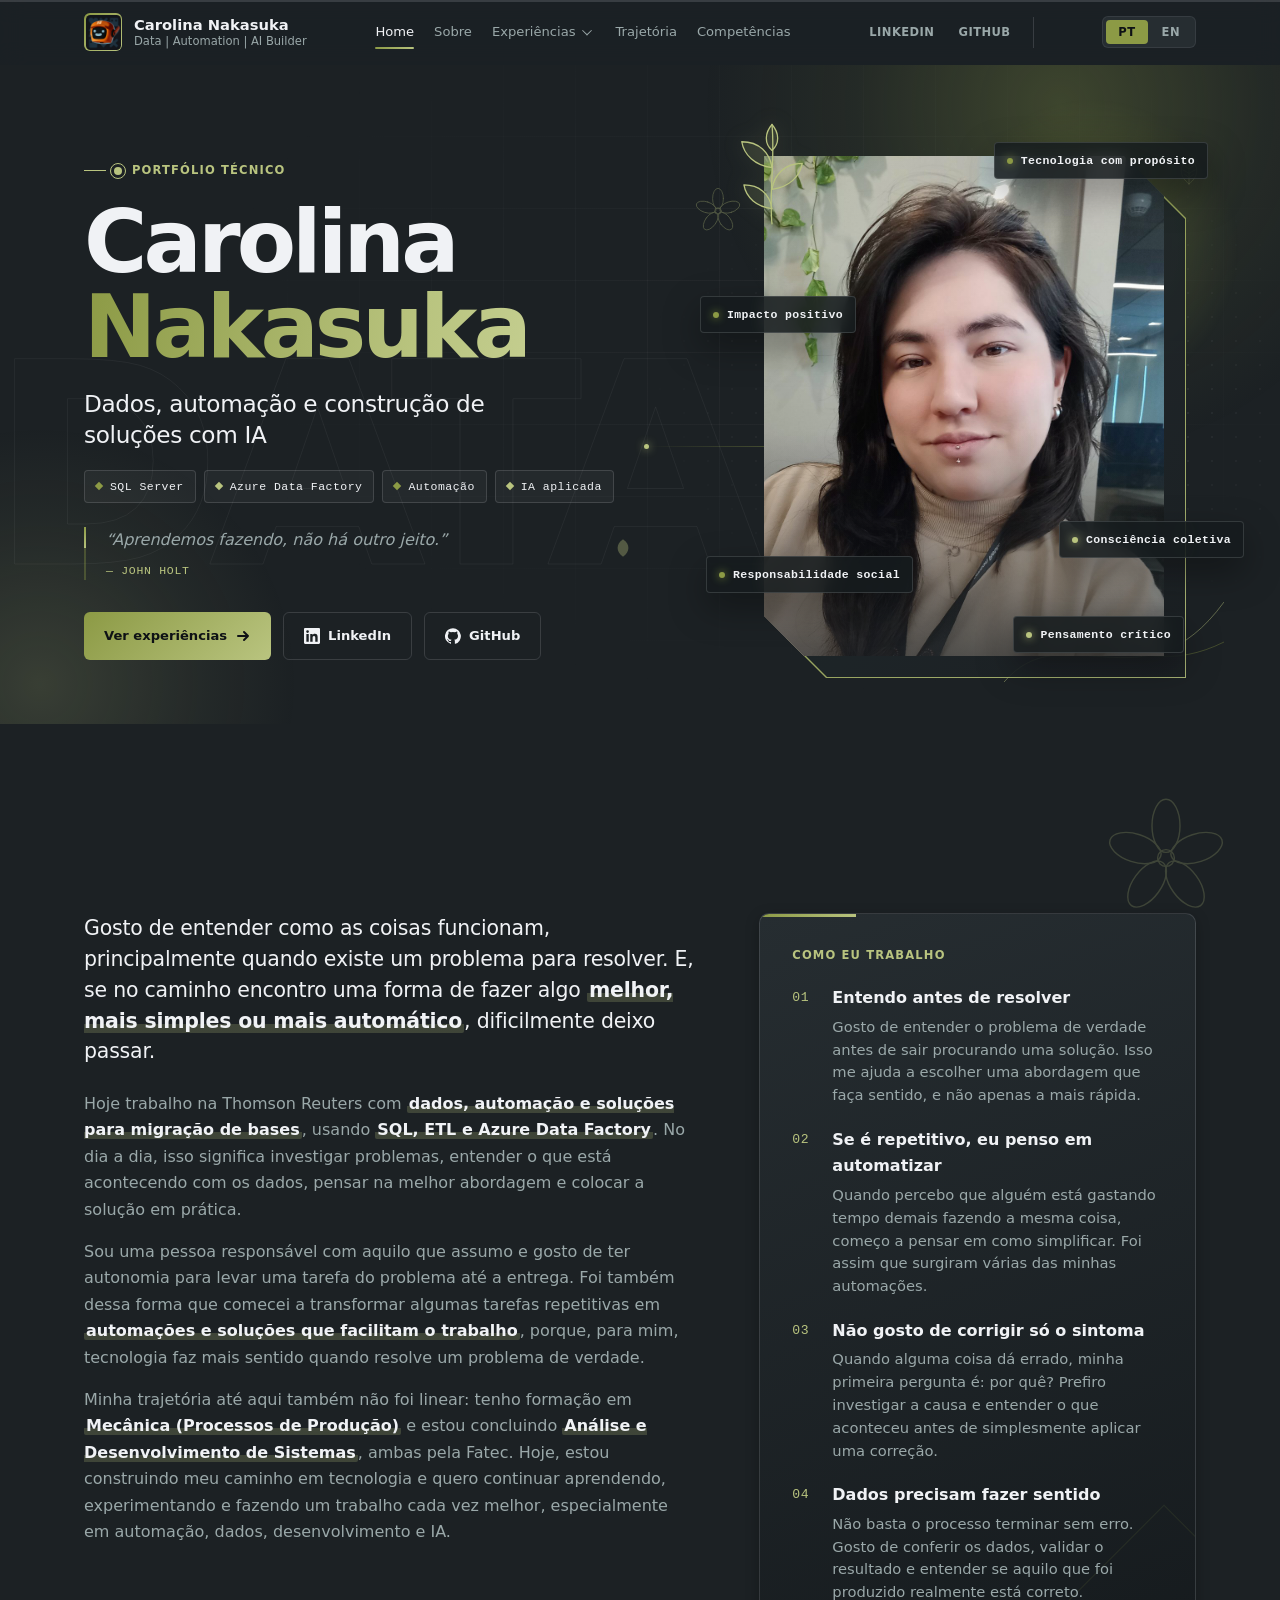
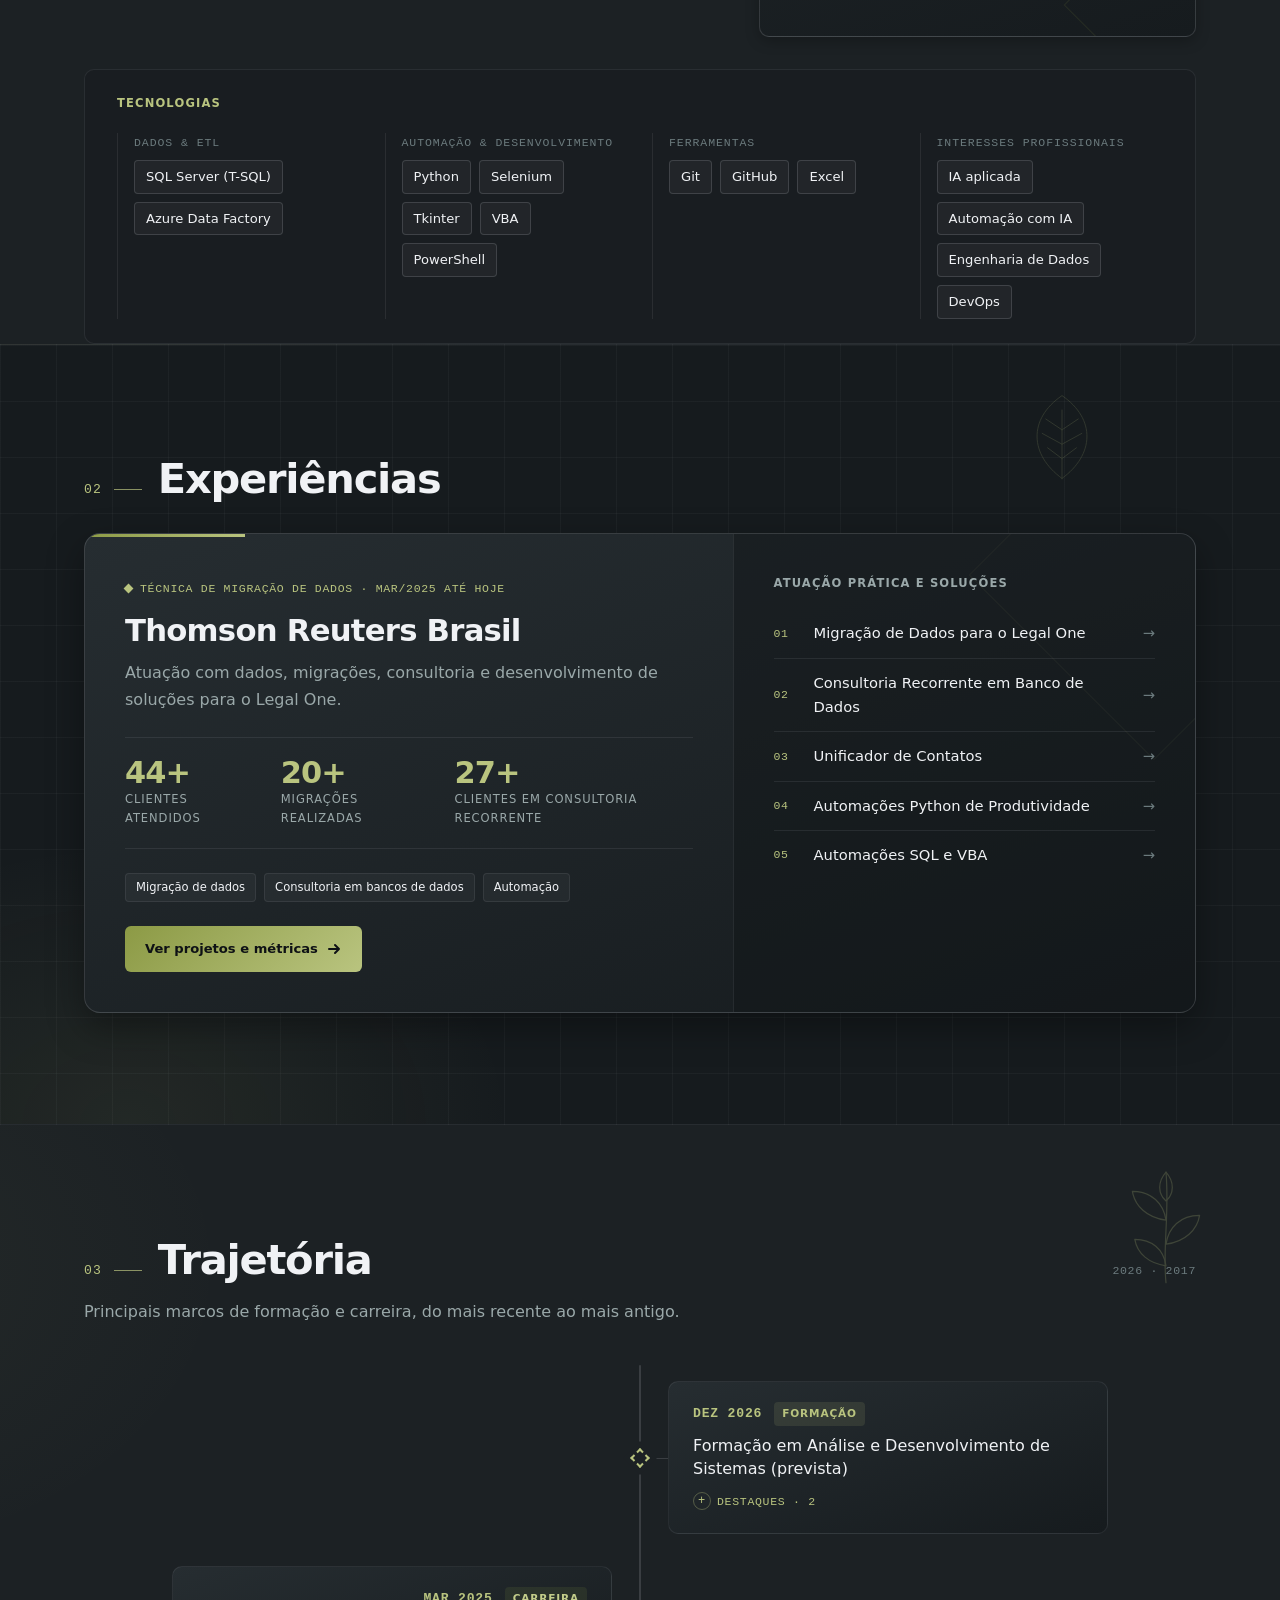
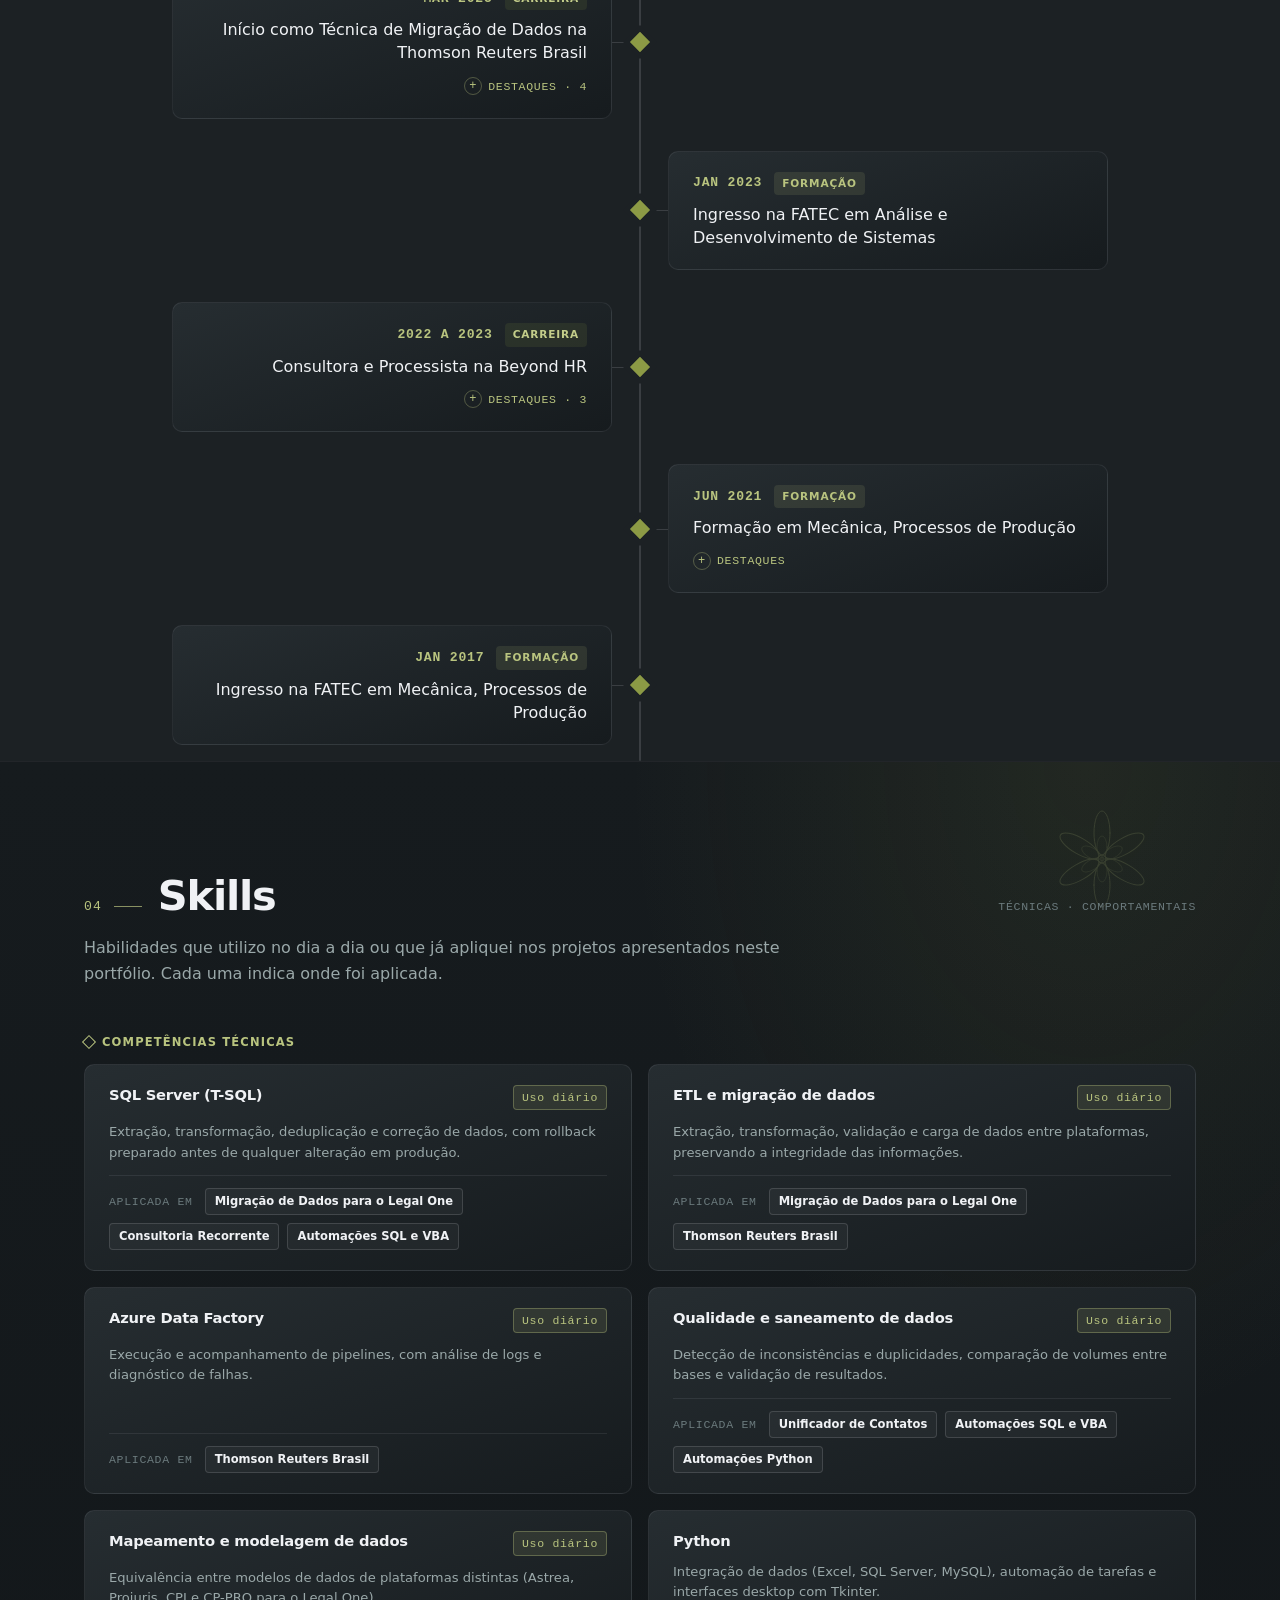
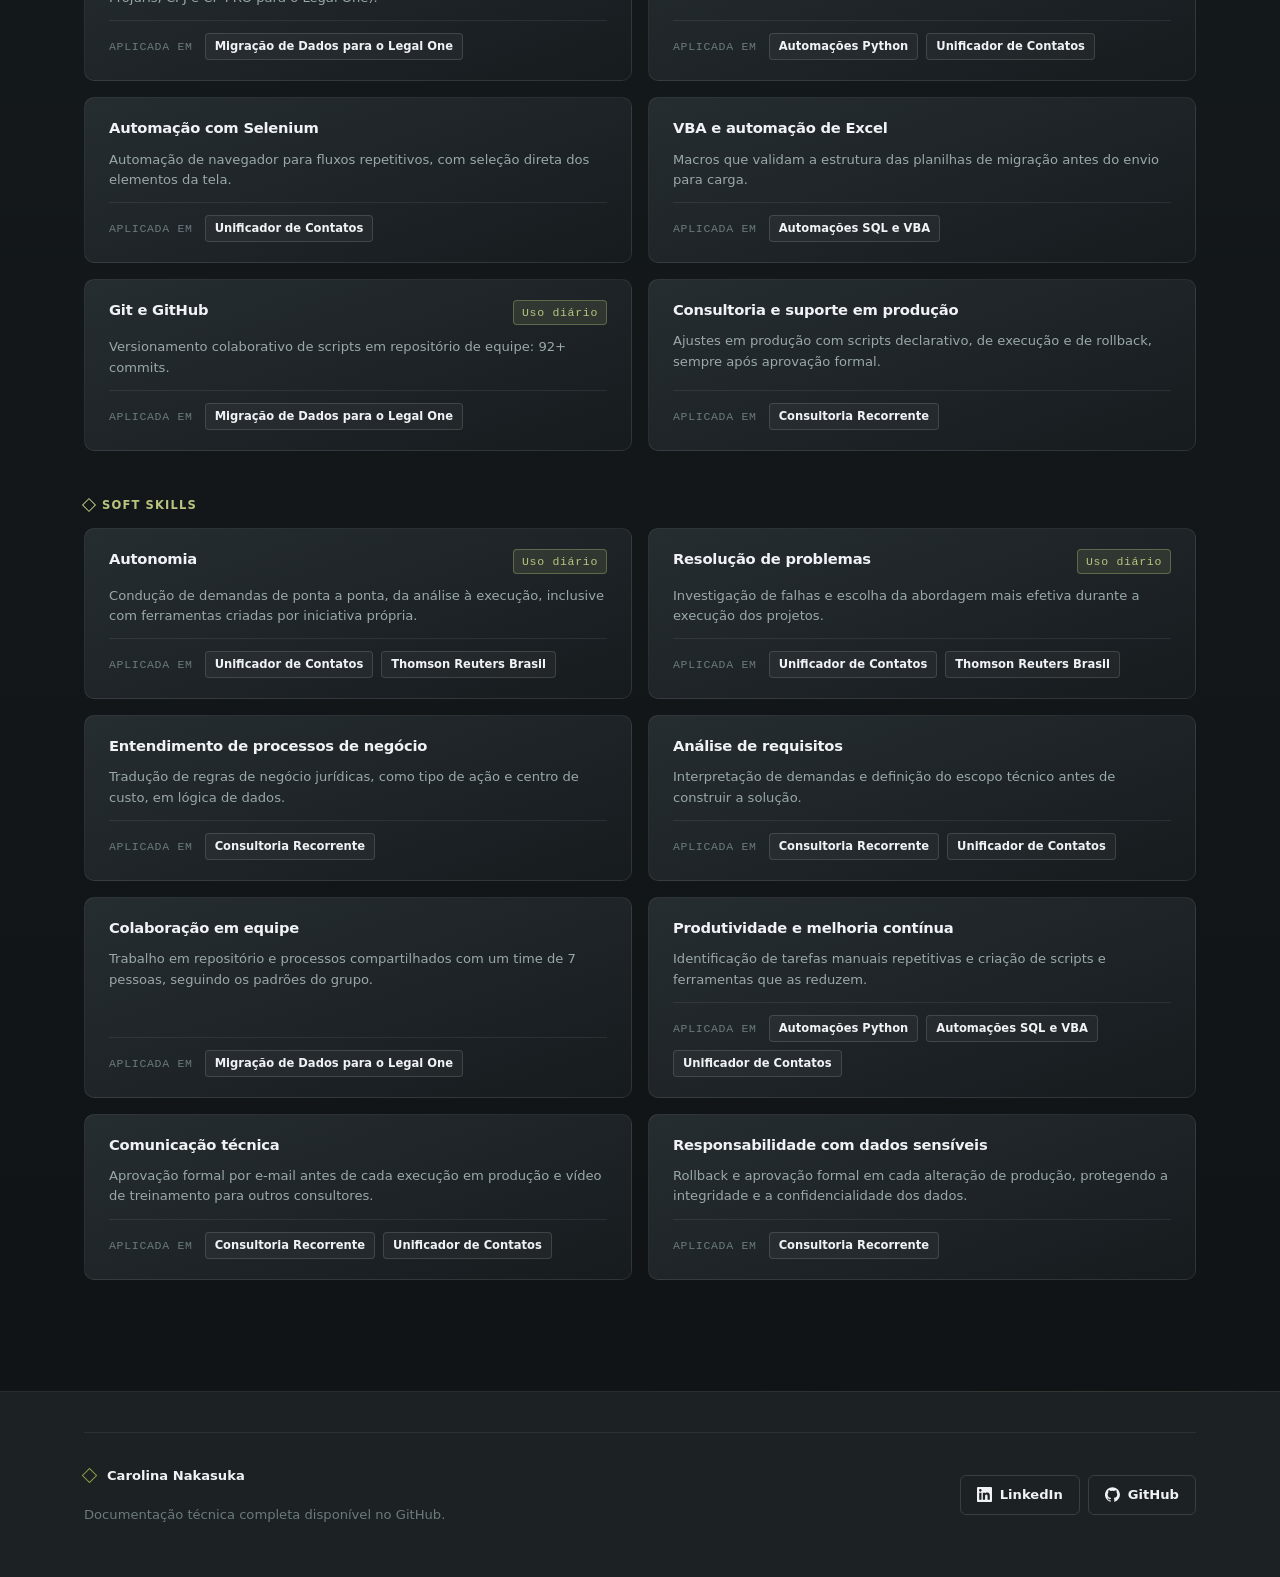
<file: site/index.html>
<!DOCTYPE html>
<html lang="pt-BR">
<head>
<meta charset="UTF-8">
<meta name="viewport" content="width=device-width, initial-scale=1.0">
<meta name="description" content="Portfólio técnico de Carolina Nakasuka. Data | Automation | AI Builder. SQL Server, Azure Data Factory, Python, Selenium e VBA." data-en="Technical portfolio of Carolina Nakasuka. Data | Automation | AI Builder. SQL Server, Azure Data Factory, Python, Selenium and VBA.">
<meta name="theme-color" content="#1C2124">
<title data-en="Carolina Nakasuka | Technical Portfolio">Carolina Nakasuka | Portfólio Técnico</title>
<link rel="stylesheet" href="style.css">
</head>
<body>

<header class="topbar" id="topbar">
  <div class="scroll-progress" id="scroll-progress" aria-hidden="true"></div>
  <div class="container topbar-inner">
    <a class="identity" href="#top" aria-label="Carolina Nakasuka, início" data-i18n-aria="aria.inicio">
      <div class="avatar"><img src="assets/avatar-robo.png" alt="" class="avatar-img" width="38" height="38"></div>
      <div class="identity-text">
        <span class="brand-name">Carolina Nakasuka</span>
        <span class="brand-role" data-i18n="brand.role">Data | Automation | AI Builder</span>
      </div>
    </a>
    <nav class="nav" id="nav" aria-label="Seções" data-i18n-aria="aria.secoes" data-base="">
      <a href="#top" data-i18n="nav.home">Home</a>
      <a href="#sobre" data-i18n="nav.sobre">Sobre</a>
      <div class="nav-item has-menu">
        <a href="#experiencias" data-i18n="nav.experiencias">Experiências</a>
        <button type="button" class="nav-caret" aria-expanded="false" aria-controls="menu-experiencias" aria-label="Abrir submenu" data-i18n-aria="aria.submenu"></button>
        <ul class="nav-menu" id="menu-experiencias"></ul>
      </div>
      <a href="#trajetoria" data-i18n="nav.trajetoria">Trajetória</a>
      <a href="#skills" data-i18n="nav.competencias">Skills</a>
    </nav>
    <div class="social-top">
      <a href="https://www.linkedin.com/in/carolnakasuka" target="_blank" rel="noopener">LinkedIn</a>
      <a href="https://github.com/CarolNaka" target="_blank" rel="noopener">GitHub</a>
    </div>
    <div class="lang-toggle" role="group" aria-label="Idioma / Language">
      <button id="btn-pt" class="lang-btn active" data-lang="pt" aria-pressed="true">PT</button>
      <button id="btn-en" class="lang-btn" data-lang="en" aria-pressed="false">EN</button>
    </div>
  </div>
</header>

<section class="hero" id="top">
  <!-- Camada de fundo: grade técnica, orbes de luz, pontos e formas flutuantes -->
  <div class="hero-bg" aria-hidden="true">
    <div class="hero-grid"></div>
    <div class="hero-dots"></div>
    <div class="hero-orb hero-orb--blue"></div>
    <div class="hero-orb hero-orb--cyan"></div>
    <span class="hero-word">DATA</span>
    <div class="hero-shape hero-shape--1">
      <svg viewBox="0 0 100 100" fill="none" stroke="currentColor" stroke-width="1.5" stroke-linecap="round" stroke-linejoin="round"><ellipse cx="50" cy="27" rx="10" ry="19" transform="rotate(0 50 50)"/><ellipse cx="50" cy="27" rx="10" ry="19" transform="rotate(72 50 50)"/><ellipse cx="50" cy="27" rx="10" ry="19" transform="rotate(144 50 50)"/><ellipse cx="50" cy="27" rx="10" ry="19" transform="rotate(216 50 50)"/><ellipse cx="50" cy="27" rx="10" ry="19" transform="rotate(288 50 50)"/><circle cx="50" cy="50" r="6"/></svg>
    </div>
    <div class="hero-shape hero-shape--2">
      <svg viewBox="0 0 100 100" fill="currentColor" stroke="none" stroke-width="1" stroke-linecap="round" stroke-linejoin="round"><path d="M50 98 C10 70 10 30 50 2 C90 30 90 70 50 98Z"/></svg>
    </div>
    <div class="hero-shape hero-shape--3">
      <svg viewBox="0 0 100 100" fill="none" stroke="currentColor" stroke-width="2" stroke-linecap="round" stroke-linejoin="round"><path d="M50 96 C14 70 12 30 50 4 C88 30 86 70 50 96Z"/><path d="M50 96 V20 M50 42 L32 30 M50 58 L28 46 M50 74 L34 62 M50 42 L68 30 M50 58 L72 46 M50 74 L66 62"/></svg>
    </div>
  </div>

  <div class="container hero-flex">
    <div class="hero-text">
      <p class="eyebrow"><span class="pulse-dot" aria-hidden="true"></span><span data-i18n="hero.eyebrow">Portfólio Técnico</span></p>
      <h1><span class="hero-title-line">Carolina</span><span class="hero-title-line h1-accent">Nakasuka</span></h1>
      <p class="subtitle" data-i18n="hero.title">Dados, automação e construção de soluções com IA</p>
      <ul class="hero-stack" aria-label="Especialidades" data-i18n-aria="aria.especialidades">
        <li data-i18n="hero.stack1">SQL Server</li>
        <li data-i18n="hero.stack2">Azure Data Factory</li>
        <li data-i18n="hero.stack3">Automação</li>
        <li data-i18n="hero.stack4">IA aplicada</li>
      </ul>
      <p class="notice" data-i18n="hero.personal" data-i18n-html>“Aprendemos fazendo, não há outro jeito.” <cite>John Holt</cite></p>
      <div class="hero-actions">
        <a class="btn" href="#experiencias"><span data-i18n="hero.ctaExperiencias">Ver experiências</span><svg class="btn-arrow" viewBox="0 0 16 16" fill="none" stroke="currentColor" stroke-width="2" stroke-linecap="round" stroke-linejoin="round" aria-hidden="true"><path d="M3 8h10M9 4l4 4-4 4"/></svg></a>
        <a class="btn btn--ghost" href="https://www.linkedin.com/in/carolnakasuka" target="_blank" rel="noopener"><svg viewBox="0 0 24 24" fill="currentColor" aria-hidden="true"><path d="M20.45 20.45h-3.55v-5.57c0-1.33-.03-3.04-1.85-3.04-1.85 0-2.14 1.45-2.14 2.94v5.67H9.36V9h3.41v1.56h.05c.48-.9 1.64-1.85 3.37-1.85 3.6 0 4.27 2.37 4.27 5.46v6.28zM5.34 7.43a2.06 2.06 0 1 1 0-4.12 2.06 2.06 0 0 1 0 4.12zM7.12 20.45H3.56V9h3.56v11.45zM22.22 0H1.77C.79 0 0 .77 0 1.73v20.54C0 23.23.79 24 1.77 24h20.45c.98 0 1.78-.77 1.78-1.73V1.73C24 .77 23.2 0 22.22 0z"/></svg>LinkedIn</a>
        <a class="btn btn--ghost" href="https://github.com/CarolNaka" target="_blank" rel="noopener"><svg viewBox="0 0 24 24" fill="currentColor" aria-hidden="true"><path d="M12 .3a12 12 0 0 0-3.8 23.4c.6.1.8-.3.8-.6v-2c-3.3.7-4-1.6-4-1.6-.6-1.4-1.4-1.8-1.4-1.8-1.1-.7.1-.7.1-.7 1.2.1 1.8 1.2 1.8 1.2 1.1 1.8 2.8 1.3 3.5 1 .1-.8.4-1.3.8-1.6-2.7-.3-5.5-1.3-5.5-5.9 0-1.3.5-2.4 1.2-3.2-.1-.3-.5-1.5.1-3.2 0 0 1-.3 3.3 1.2a11.5 11.5 0 0 1 6 0c2.3-1.5 3.3-1.2 3.3-1.2.6 1.7.2 2.9.1 3.2.8.8 1.2 1.9 1.2 3.2 0 4.6-2.8 5.6-5.5 5.9.4.4.8 1.1.8 2.2v3.3c0 .3.2.7.8.6A12 12 0 0 0 12 .3z"/></svg>GitHub</a>
      </div>
    </div>

    <!-- Retrato: foto integrada à composição (órbita, moldura deslocada, etiquetas e conector) -->
    <div class="hero-portrait">
      <div class="portrait-glow" aria-hidden="true"></div>
      <div class="portrait-ring" aria-hidden="true"></div>
      <div class="portrait-link" aria-hidden="true"></div>
      <div class="portrait-frame" aria-hidden="true"></div>
      <figure class="portrait">
        <img src="assets/perfil.jpg" alt="Carolina Nakasuka" width="960" height="1200" fetchpriority="high">
      </figure>
      <svg class="portrait-cube" viewBox="0 0 100 100" aria-hidden="true" fill="none" stroke="currentColor" stroke-width="1.2" stroke-linecap="round" stroke-linejoin="round"><path d="M50 98 C47 70 53 40 50 6"/><path d="M50 6 C43 14 43 24 50 30 C57 24 57 14 50 6Z" fill="currentColor" fill-opacity="0.12"/><path d="M50 46 C34 44 24 34 22 22 C38 22 48 32 50 46Z" fill="currentColor" fill-opacity="0.12"/><path d="M50 66 C66 64 76 54 78 42 C62 42 52 52 50 66Z" fill="currentColor" fill-opacity="0.12"/><path d="M50 84 C36 82 26 74 24 62 C38 62 48 70 50 84Z" fill="currentColor" fill-opacity="0.12"/></svg>
      <svg class="portrait-lines" viewBox="0 0 220 120" aria-hidden="true" fill="none">
        <path d="M0 100 C 60 30, 140 130, 220 20" stroke="#B9C47F" stroke-opacity="0.45" stroke-width="1"/>
        <path d="M0 60 C 70 10, 120 110, 220 60" stroke="#8C9A45" stroke-opacity="0.35" stroke-width="1"/>
      </svg>
      <span class="float-tag float-tag--1" aria-hidden="true" data-i18n="hero.tag1">Tecnologia com propósito</span>
      <span class="float-tag float-tag--2" aria-hidden="true" data-i18n="hero.tag2">Consciência coletiva</span>
      <span class="float-tag float-tag--3" aria-hidden="true" data-i18n="hero.tag3">Responsabilidade social</span>
      <span class="float-tag float-tag--4" aria-hidden="true" data-i18n="hero.tag4">Pensamento crítico</span>
      <span class="float-tag float-tag--5" aria-hidden="true" data-i18n="hero.tag5">Impacto positivo</span>
    </div>
  </div>

  <div class="container">
  </div>

</section>

<main class="container">

  <section id="sobre" class="section">
    <div class="geo geo--sobre" aria-hidden="true">
      <svg viewBox="0 0 100 100" fill="none" stroke="currentColor" stroke-width="1" stroke-linecap="round" stroke-linejoin="round"><ellipse cx="50" cy="27" rx="10" ry="19" transform="rotate(0 50 50)"/><ellipse cx="50" cy="27" rx="10" ry="19" transform="rotate(72 50 50)"/><ellipse cx="50" cy="27" rx="10" ry="19" transform="rotate(144 50 50)"/><ellipse cx="50" cy="27" rx="10" ry="19" transform="rotate(216 50 50)"/><ellipse cx="50" cy="27" rx="10" ry="19" transform="rotate(288 50 50)"/><circle cx="50" cy="50" r="6"/></svg>
    </div>
    <div class="section-head">
      <span class="section-index" aria-hidden="true">01</span>
      <h2 data-i18n="sobre.titulo">Sobre mim</h2>
      <span class="section-aside" data-i18n="sobre.aside">Perfil · Tecnologias · Como eu trabalho</span>
    </div>
    <div class="sobre-grid">
      <div class="sobre-text">
        <p class="lead" data-i18n="sobre.p1" data-i18n-html>Gosto de entender como as coisas funcionam, principalmente quando existe um problema para resolver. E, se no caminho encontro uma forma de fazer algo <em class="hl">melhor, mais simples ou mais automático</em>, dificilmente deixo passar.</p>
        <p data-i18n="sobre.p2" data-i18n-html>Hoje trabalho na Thomson Reuters com <em class="hl">dados, automação e soluções para migração de bases</em>, usando <em class="hl">SQL, ETL e Azure Data Factory</em>. No dia a dia, isso significa investigar problemas, entender o que está acontecendo com os dados, pensar na melhor abordagem e colocar a solução em prática.</p>
        <p data-i18n="sobre.p3" data-i18n-html>Sou uma pessoa responsável com aquilo que assumo e gosto de ter autonomia para levar uma tarefa do problema até a entrega. Foi também dessa forma que comecei a transformar algumas tarefas repetitivas em <em class="hl">automações e soluções que facilitam o trabalho</em>, porque, para mim, tecnologia faz mais sentido quando resolve um problema de verdade.</p>
        <p data-i18n="sobre.p4" data-i18n-html>Minha trajetória até aqui também não foi linear: tenho formação em <em class="hl">Mecânica (Processos de Produção)</em> e estou concluindo <em class="hl">Análise e Desenvolvimento de Sistemas</em>, ambas pela Fatec. Hoje, estou construindo meu caminho em tecnologia e quero continuar aprendendo, experimentando e fazendo um trabalho cada vez melhor, especialmente em automação, dados, desenvolvimento e IA.</p>
      </div>
      <div class="sobre-side">
        <aside class="solve-card spot">
          <p class="solve-title" data-i18n="sobre.comoTitulo">Como eu trabalho</p>
          <ol class="solve-list">
            <li>
              <strong data-i18n="sobre.como1t">Entendo antes de resolver</strong>
              <span data-i18n="sobre.como1d">Gosto de entender o problema de verdade antes de sair procurando uma solução. Isso me ajuda a escolher uma abordagem que faça sentido, e não apenas a mais rápida.</span>
            </li>
            <li>
              <strong data-i18n="sobre.como2t">Se é repetitivo, eu penso em automatizar</strong>
              <span data-i18n="sobre.como2d">Quando percebo que alguém está gastando tempo demais fazendo a mesma coisa, começo a pensar em como simplificar. Foi assim que surgiram várias das minhas automações.</span>
            </li>
            <li>
              <strong data-i18n="sobre.como3t">Não gosto de corrigir só o sintoma</strong>
              <span data-i18n="sobre.como3d">Quando alguma coisa dá errado, minha primeira pergunta é: por quê? Prefiro investigar a causa e entender o que aconteceu antes de simplesmente aplicar uma correção.</span>
            </li>
            <li>
              <strong data-i18n="sobre.como4t">Dados precisam fazer sentido</strong>
              <span data-i18n="sobre.como4d">Não basta o processo terminar sem erro. Gosto de conferir os dados, validar o resultado e entender se aquilo que foi produzido realmente está correto.</span>
            </li>
          </ol>
        </aside>
      </div>
    </div>
    <aside class="stack-card">
      <p class="stack-title" data-i18n="sobre.stackTitulo">Tecnologias</p>
      <div id="stack-list"></div>
    </aside>
  </section>

  <section id="experiencias" class="section section--band section--band-grid">
    <div class="geo geo--experiencias" aria-hidden="true">
      <svg viewBox="0 0 100 100" fill="none" stroke="currentColor" stroke-width="1" stroke-linecap="round" stroke-linejoin="round"><path d="M50 96 C14 70 12 30 50 4 C88 30 86 70 50 96Z"/><path d="M50 96 V20 M50 42 L32 30 M50 58 L28 46 M50 74 L34 62 M50 42 L68 30 M50 58 L72 46 M50 74 L66 62"/></svg>
    </div>
    <div class="section-head">
      <span class="section-index" aria-hidden="true">02</span>
      <h2 data-i18n="experiencias.titulo">Experiências</h2>
    </div>

    <article class="experience-feature spot">
      <div class="experience-main">
        <span class="experience-org" data-i18n="experiencias.legalOne.org">Técnica de Migração de Dados · Mar/2025 até hoje</span>
        <h3 data-i18n="experiencias.legalOne.titulo">Thomson Reuters Brasil</h3>
        <p data-i18n="experiencias.legalOne.desc">Atuação com dados, migrações, consultoria e desenvolvimento de soluções para o Legal One.</p>
        <ul class="exp-stats">
          <li><strong data-count="45+">45+</strong><span data-i18n="experiencias.stat1">clientes atendidos</span></li>
          <li><strong data-count="20+">20+</strong><span data-i18n="experiencias.stat2">migrações realizadas</span></li>
          <li><strong data-count="27+">27+</strong><span data-i18n="experiencias.stat3">clientes em consultoria recorrente</span></li>
        </ul>
        <div class="chip-list chip-list--card">
          <span class="chip" data-i18n="experiencias.legalOne.tag1">Migração de dados</span>
          <span class="chip" data-i18n="experiencias.legalOne.tag2">Consultoria em bancos de dados</span>
          <span class="chip" data-i18n="experiencias.legalOne.tag3">Automação</span>
        </div>
        <a class="btn" href="experiencias/thomson-reuters.html"><span data-i18n="experiencias.ver">Ver projetos e métricas</span><svg class="btn-arrow" viewBox="0 0 16 16" fill="none" stroke="currentColor" stroke-width="2" stroke-linecap="round" stroke-linejoin="round" aria-hidden="true"><path d="M3 8h10M9 4l4 4-4 4"/></svg></a>
      </div>
      <div class="experience-side">
        <p class="experience-side-title" data-i18n="experiencias.legalOne.projetosTitulo">Atuação prática e soluções</p>
        <ol class="exp-projects" id="exp-projects" data-base="experiencias/thomson-reuters.html"></ol>
      </div>
    </article>

  </section>

  <section id="trajetoria" class="section">
    <div class="geo geo--trajetoria" aria-hidden="true">
      <svg viewBox="0 0 100 100" fill="none" stroke="currentColor" stroke-width="1" stroke-linecap="round" stroke-linejoin="round"><path d="M50 98 C47 70 53 40 50 6"/><path d="M50 6 C43 14 43 24 50 30 C57 24 57 14 50 6Z"/><path d="M50 46 C34 44 24 34 22 22 C38 22 48 32 50 46Z"/><path d="M50 66 C66 64 76 54 78 42 C62 42 52 52 50 66Z"/><path d="M50 84 C36 82 26 74 24 62 C38 62 48 70 50 84Z"/></svg>
    </div>
    <div class="section-head">
      <span class="section-index" aria-hidden="true">03</span>
      <h2 data-i18n="trajetoria.titulo">Trajetória</h2>
      <span class="section-aside" data-i18n="trajetoria.aside">2026 · 2017</span>
    </div>
    <p class="muted" data-i18n="trajetoria.intro">Principais marcos de formação e carreira, do mais recente ao mais antigo.</p>
    <div class="timeline-wrap">
      <div class="timeline" id="timeline-list">
        <div class="timeline-fill" aria-hidden="true"></div>
      </div>
    </div>
  </section>

  <section id="skills" class="section section--band section--band-deep">
    <div class="geo geo--skills geo--cyan" aria-hidden="true">
      <svg viewBox="0 0 100 100" fill="none" stroke="currentColor" stroke-width="1" stroke-linecap="round" stroke-linejoin="round"><ellipse cx="50" cy="24" rx="8" ry="22" transform="rotate(0 50 50)"/><ellipse cx="50" cy="24" rx="8" ry="22" transform="rotate(60 50 50)"/><ellipse cx="50" cy="24" rx="8" ry="22" transform="rotate(120 50 50)"/><ellipse cx="50" cy="24" rx="8" ry="22" transform="rotate(180 50 50)"/><ellipse cx="50" cy="24" rx="8" ry="22" transform="rotate(240 50 50)"/><ellipse cx="50" cy="24" rx="8" ry="22" transform="rotate(300 50 50)"/><ellipse stroke-opacity="0.55" cx="50" cy="38" rx="5" ry="11" transform="rotate(0 50 50)"/><ellipse stroke-opacity="0.55" cx="50" cy="38" rx="5" ry="11" transform="rotate(60 50 50)"/><ellipse stroke-opacity="0.55" cx="50" cy="38" rx="5" ry="11" transform="rotate(120 50 50)"/><ellipse stroke-opacity="0.55" cx="50" cy="38" rx="5" ry="11" transform="rotate(180 50 50)"/><ellipse stroke-opacity="0.55" cx="50" cy="38" rx="5" ry="11" transform="rotate(240 50 50)"/><ellipse stroke-opacity="0.55" cx="50" cy="38" rx="5" ry="11" transform="rotate(300 50 50)"/><circle cx="50" cy="50" r="4"/></svg>
    </div>
    <div class="section-head">
      <span class="section-index" aria-hidden="true">04</span>
      <h2 data-i18n="competencias.titulo">Skills</h2>
      <span class="section-aside" data-i18n="competencias.aside">Técnicas · Comportamentais</span>
    </div>
    <p class="muted" data-i18n="competencias.intro">Habilidades que utilizo no dia a dia ou que já apliquei nos projetos apresentados neste portfólio. Cada uma indica onde foi aplicada.</p>

    <h3 class="subsection-title" data-i18n="competencias.tabTecnicas">Competências técnicas</h3>
    <div class="skills-grid" id="skills-grid-tecnicas"></div>

    <h3 class="subsection-title" data-i18n="competencias.tabSoft">Soft Skills</h3>
    <div class="skills-grid" id="skills-grid-soft"></div>
  </section>

</main>

<footer class="footer">
  <div class="container">
    <div class="footer-inner">
      <div>
        <span class="footer-brand">Carolina Nakasuka</span>
        <p class="footer-note" data-i18n="footer.texto">Documentação técnica completa disponível no GitHub.</p>
      </div>
      <div class="social-links">
        <a href="https://www.linkedin.com/in/carolnakasuka" target="_blank" rel="noopener"><svg viewBox="0 0 24 24" fill="currentColor" aria-hidden="true"><path d="M20.45 20.45h-3.55v-5.57c0-1.33-.03-3.04-1.85-3.04-1.85 0-2.14 1.45-2.14 2.94v5.67H9.36V9h3.41v1.56h.05c.48-.9 1.64-1.85 3.37-1.85 3.6 0 4.27 2.37 4.27 5.46v6.28zM5.34 7.43a2.06 2.06 0 1 1 0-4.12 2.06 2.06 0 0 1 0 4.12zM7.12 20.45H3.56V9h3.56v11.45zM22.22 0H1.77C.79 0 0 .77 0 1.73v20.54C0 23.23.79 24 1.77 24h20.45c.98 0 1.78-.77 1.78-1.73V1.73C24 .77 23.2 0 22.22 0z"/></svg>LinkedIn</a>
        <a href="https://github.com/CarolNaka" target="_blank" rel="noopener"><svg viewBox="0 0 24 24" fill="currentColor" aria-hidden="true"><path d="M12 .3a12 12 0 0 0-3.8 23.4c.6.1.8-.3.8-.6v-2c-3.3.7-4-1.6-4-1.6-.6-1.4-1.4-1.8-1.4-1.8-1.1-.7.1-.7.1-.7 1.2.1 1.8 1.2 1.8 1.2 1.1 1.8 2.8 1.3 3.5 1 .1-.8.4-1.3.8-1.6-2.7-.3-5.5-1.3-5.5-5.9 0-1.3.5-2.4 1.2-3.2-.1-.3-.5-1.5.1-3.2 0 0 1-.3 3.3 1.2a11.5 11.5 0 0 1 6 0c2.3-1.5 3.3-1.2 3.3-1.2.6 1.7.2 2.9.1 3.2.8.8 1.2 1.9 1.2 3.2 0 4.6-2.8 5.6-5.5 5.9.4.4.8 1.1.8 2.2v3.3c0 .3.2.7.8.6A12 12 0 0 0 12 .3z"/></svg>GitHub</a>
      </div>
    </div>
  </div>
</footer>

<script src="script.js"></script>
</body>
</html>
</file>
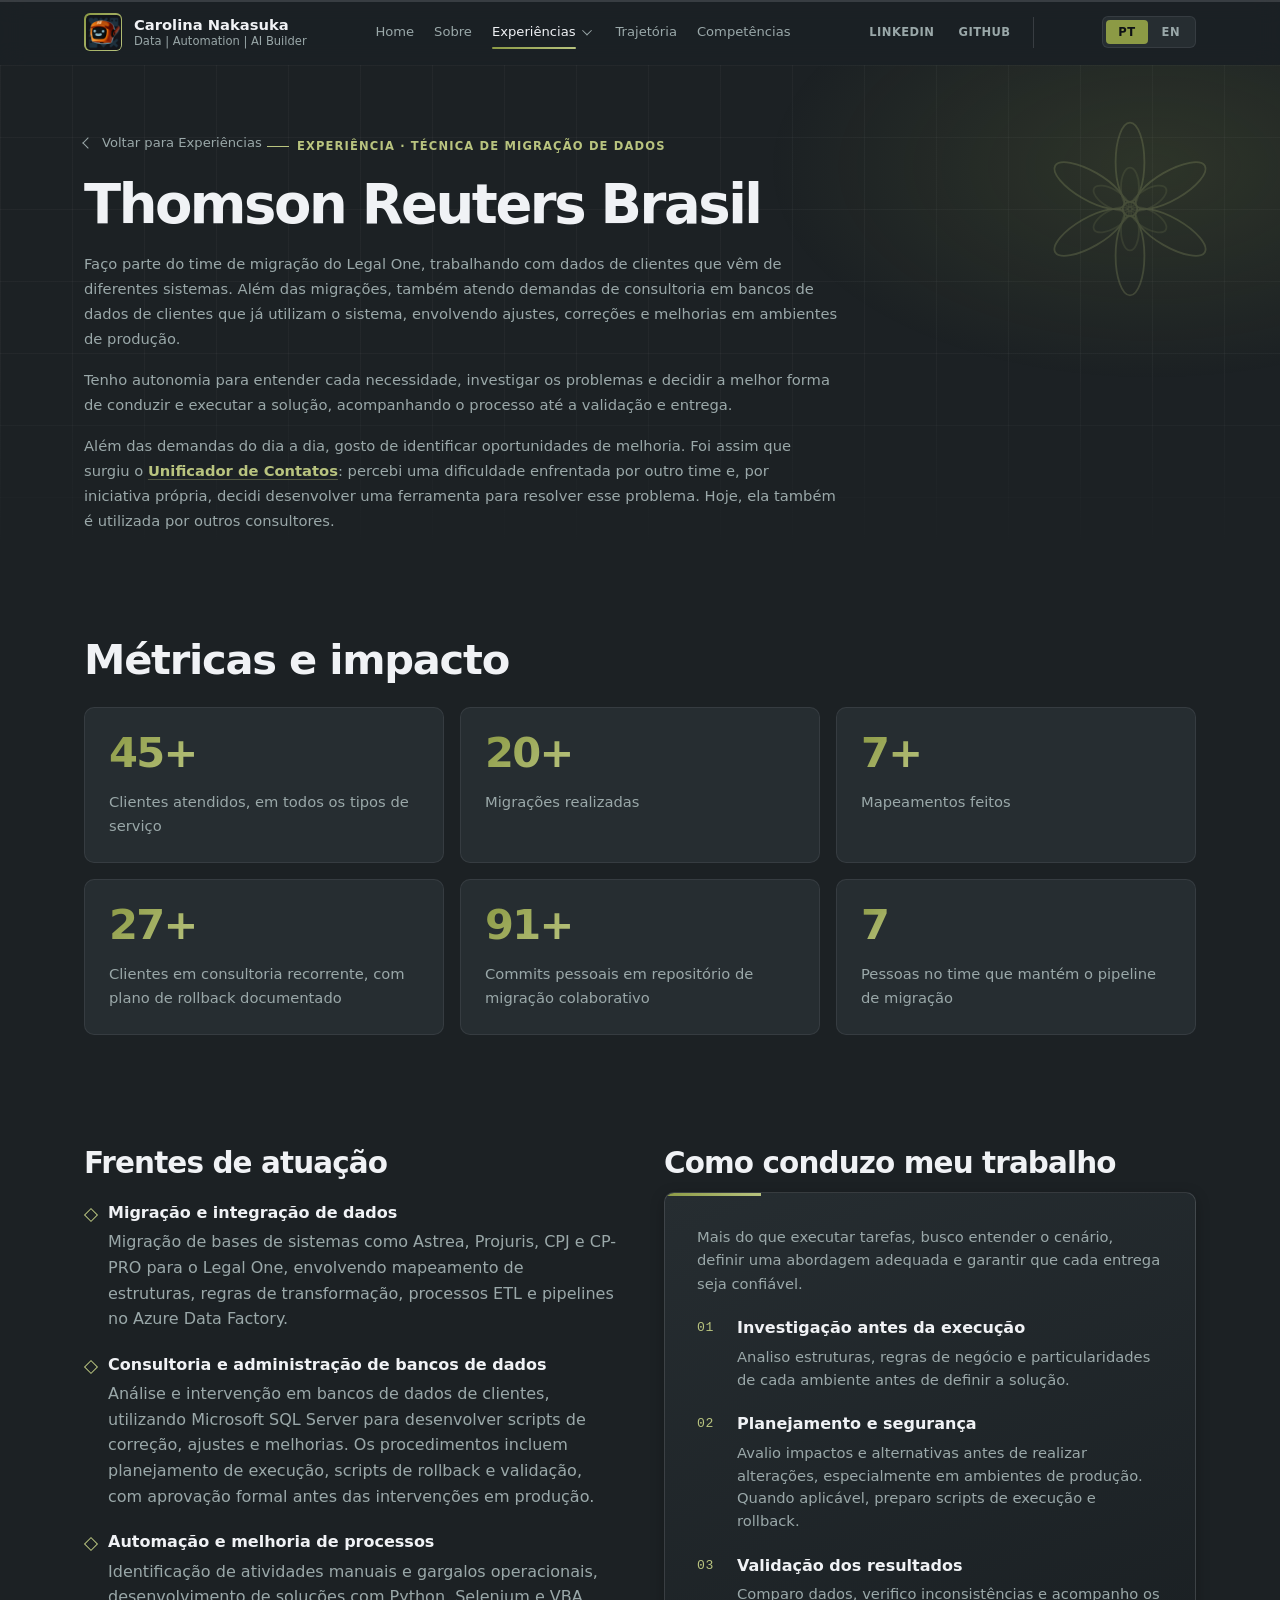
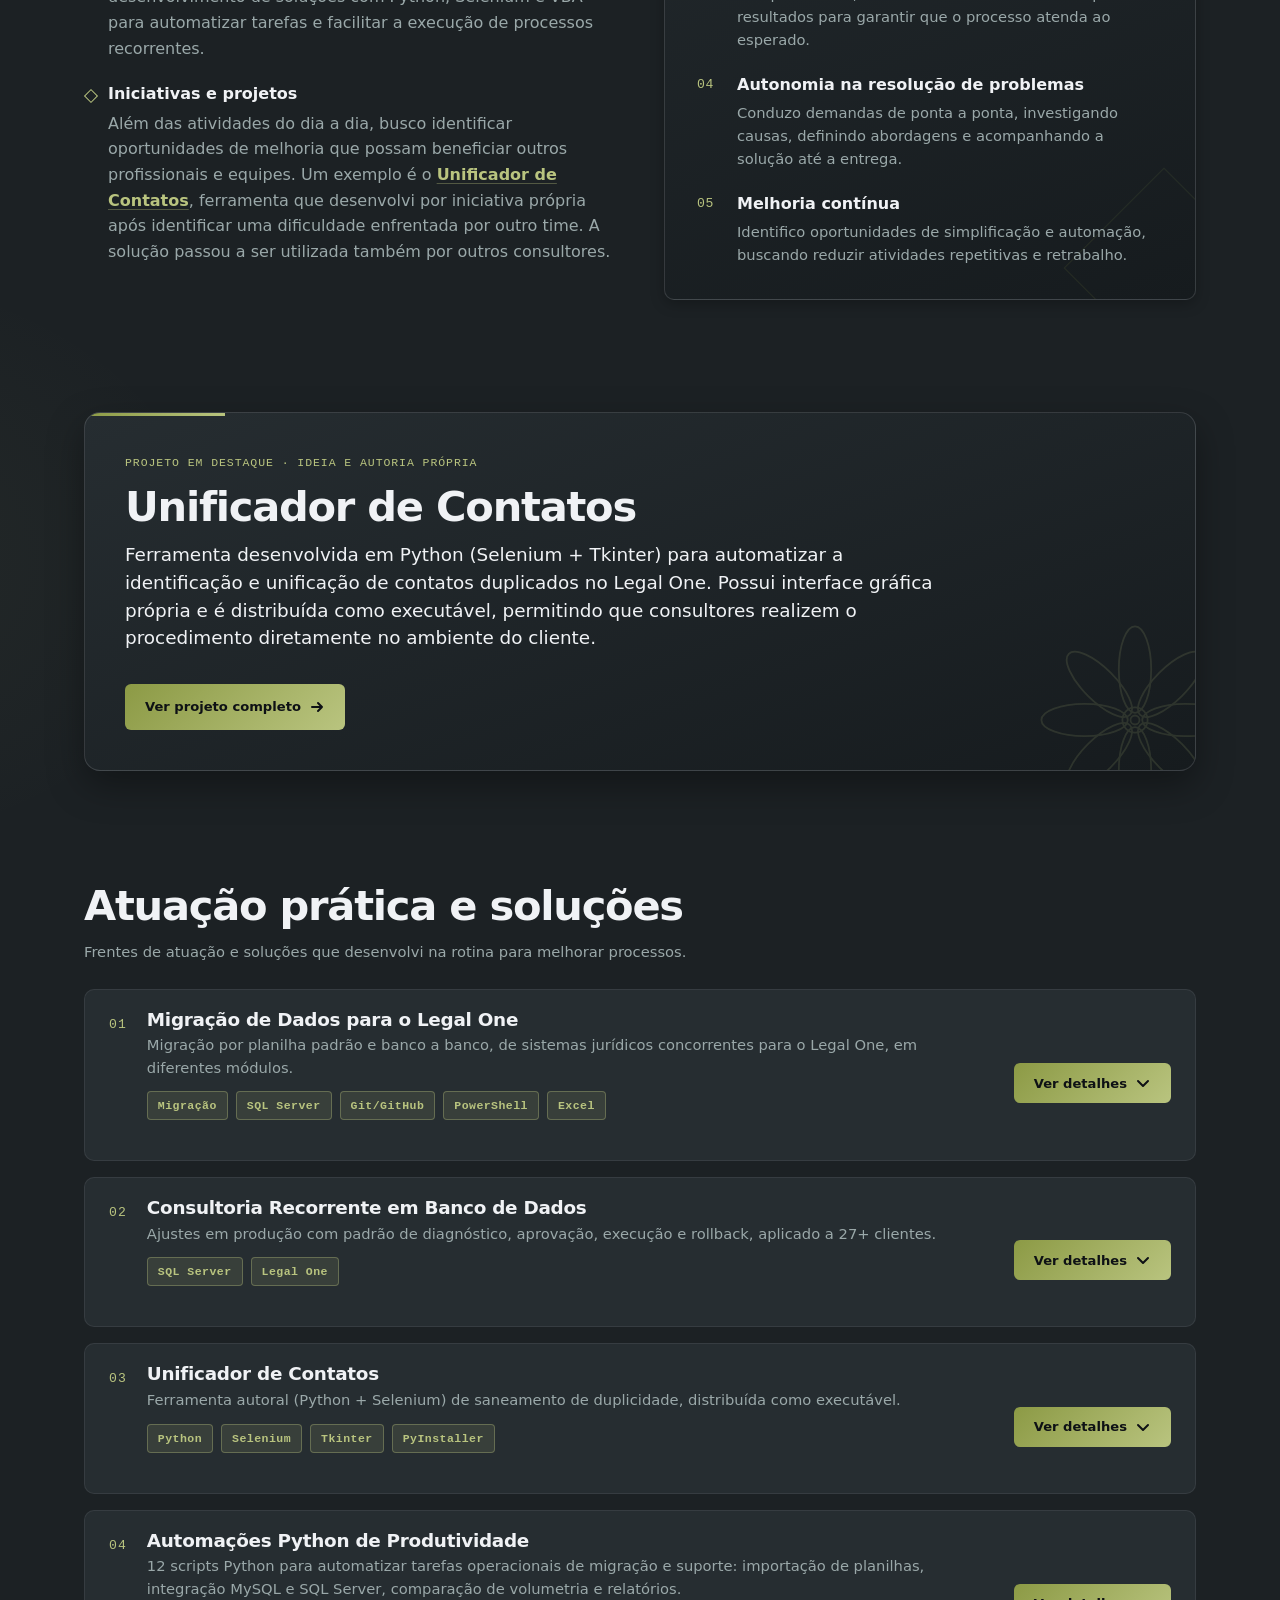
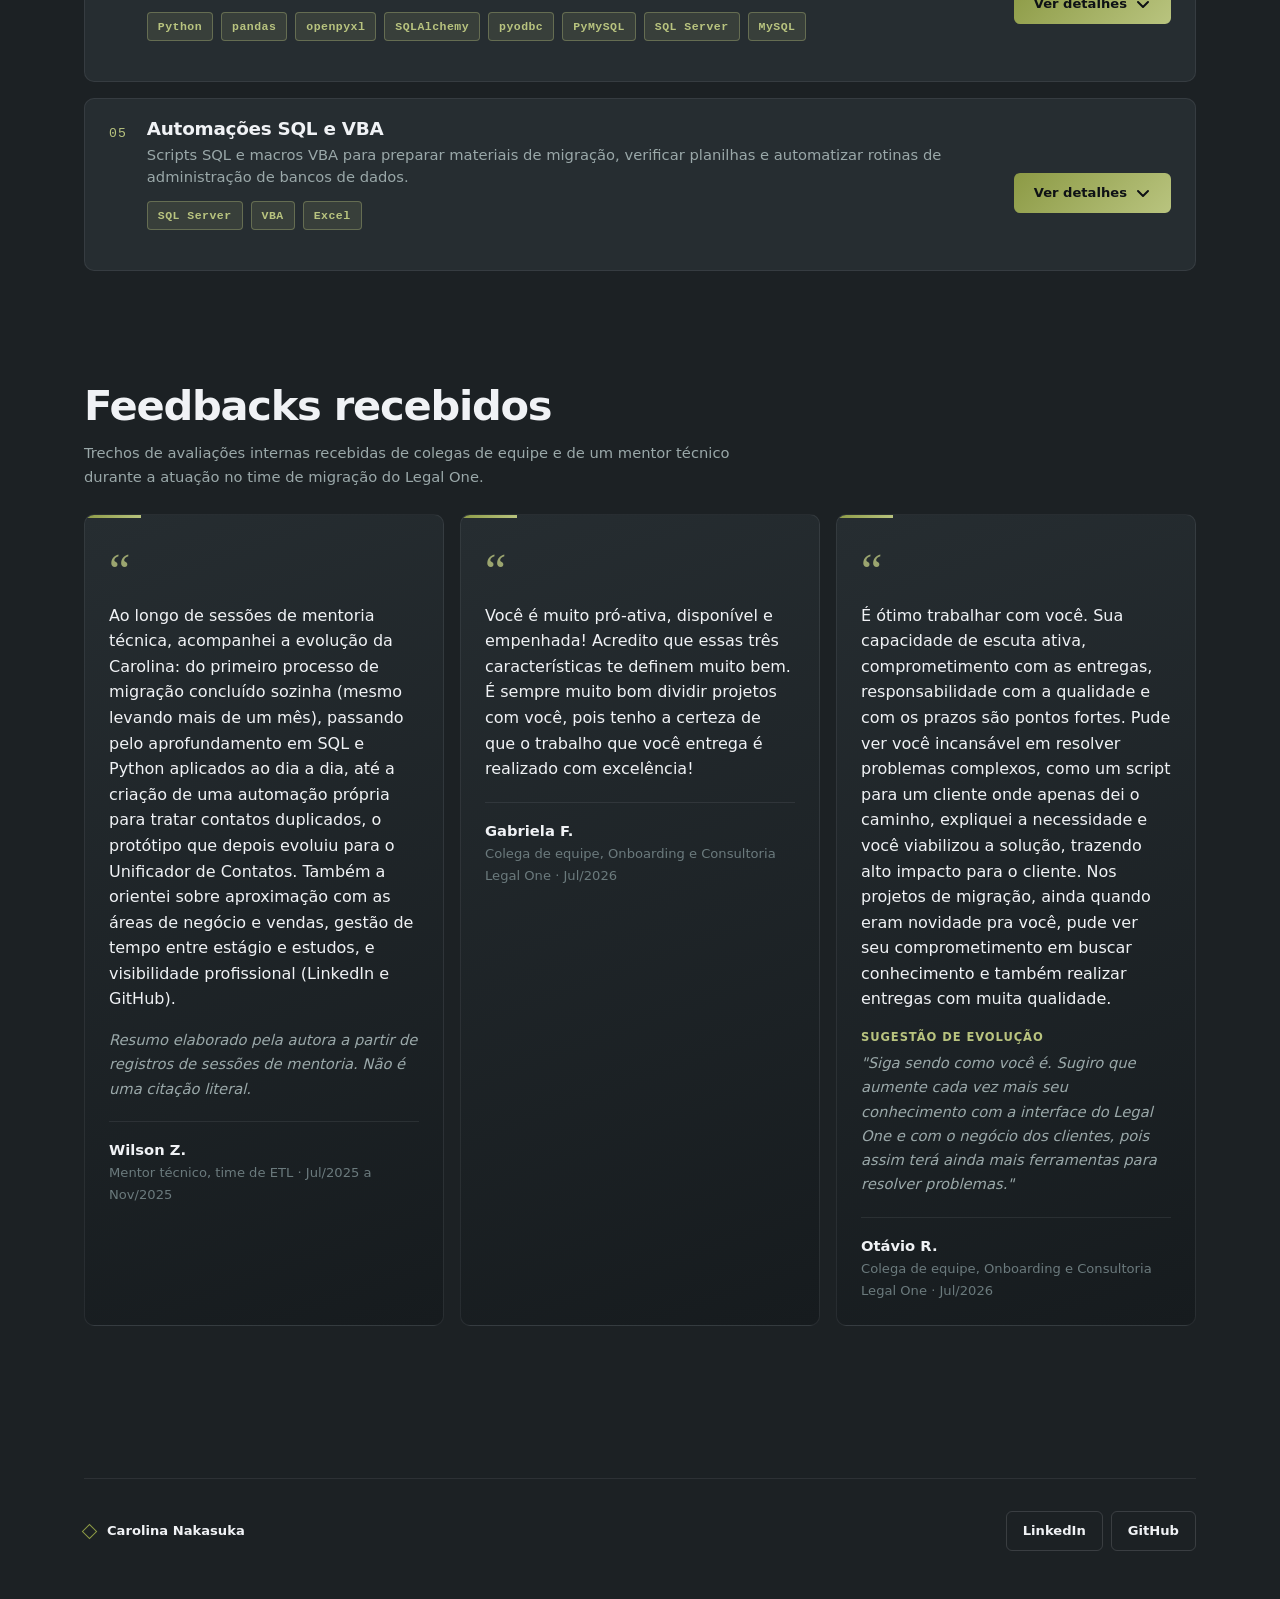
<file: site/experiencias/thomson-reuters.html>
<!DOCTYPE html>
<html lang="pt-BR">
<head>
<meta charset="UTF-8">
<meta name="viewport" content="width=device-width, initial-scale=1.0">
<title data-en="Experience: Thomson Reuters Brasil | Carolina Nakasuka">Experiência: Thomson Reuters Brasil | Carolina Nakasuka</title>
<link rel="stylesheet" href="../style.css">
</head>
<body>

<header class="topbar" id="topbar">
  <div class="scroll-progress" id="scroll-progress" aria-hidden="true"></div>
  <div class="container topbar-inner">
    <a class="identity" href="../index.html" aria-label="Carolina Nakasuka, início" data-i18n-aria="aria.inicio">
      <div class="avatar"><img src="../assets/avatar-robo.png" alt="" class="avatar-img" width="38" height="38"></div>
      <div class="identity-text">
        <span class="brand-name">Carolina Nakasuka</span>
        <span class="brand-role" data-i18n="brand.role">Data | Automation | AI Builder</span>
      </div>
    </a>
    <nav class="nav" aria-label="Seções" data-i18n-aria="aria.secoes" data-base="../">
      <a href="../index.html" data-i18n="nav.home">Home</a>
      <a href="../index.html#sobre" data-i18n="nav.sobre">Sobre</a>
      <div class="nav-item has-menu">
        <a href="../index.html#experiencias" data-i18n="nav.experiencias">Experiências</a>
        <button type="button" class="nav-caret" aria-expanded="false" aria-controls="menu-experiencias" aria-label="Abrir submenu" data-i18n-aria="aria.submenu"></button>
        <ul class="nav-menu" id="menu-experiencias"></ul>
      </div>
      <a href="../index.html#trajetoria" data-i18n="nav.trajetoria">Trajetória</a>
      <a href="../index.html#skills" data-i18n="nav.competencias">Skills</a>
    </nav>
    <div class="social-top">
      <a href="https://www.linkedin.com/in/carolnakasuka" target="_blank" rel="noopener">LinkedIn</a>
      <a href="https://github.com/CarolNaka" target="_blank" rel="noopener">GitHub</a>
    </div>
    <div class="lang-toggle" role="group" aria-label="Idioma / Language">
      <button id="btn-pt" class="lang-btn active" data-lang="pt" aria-pressed="true">PT</button>
      <button id="btn-en" class="lang-btn" data-lang="en" aria-pressed="false">EN</button>
    </div>
  </div>
</header>

<section class="hero hero--compact">
  <div class="container">
    <div class="geo geo--compact" aria-hidden="true">
      <svg viewBox="0 0 100 100" fill="none" stroke="currentColor" stroke-width="1" stroke-linecap="round" stroke-linejoin="round"><ellipse cx="50" cy="24" rx="8" ry="22" transform="rotate(0 50 50)"/><ellipse cx="50" cy="24" rx="8" ry="22" transform="rotate(60 50 50)"/><ellipse cx="50" cy="24" rx="8" ry="22" transform="rotate(120 50 50)"/><ellipse cx="50" cy="24" rx="8" ry="22" transform="rotate(180 50 50)"/><ellipse cx="50" cy="24" rx="8" ry="22" transform="rotate(240 50 50)"/><ellipse cx="50" cy="24" rx="8" ry="22" transform="rotate(300 50 50)"/><ellipse stroke-opacity="0.55" cx="50" cy="38" rx="5" ry="11" transform="rotate(0 50 50)"/><ellipse stroke-opacity="0.55" cx="50" cy="38" rx="5" ry="11" transform="rotate(60 50 50)"/><ellipse stroke-opacity="0.55" cx="50" cy="38" rx="5" ry="11" transform="rotate(120 50 50)"/><ellipse stroke-opacity="0.55" cx="50" cy="38" rx="5" ry="11" transform="rotate(180 50 50)"/><ellipse stroke-opacity="0.55" cx="50" cy="38" rx="5" ry="11" transform="rotate(240 50 50)"/><ellipse stroke-opacity="0.55" cx="50" cy="38" rx="5" ry="11" transform="rotate(300 50 50)"/><circle cx="50" cy="50" r="4"/></svg>
    </div>
    <a class="breadcrumb" href="../index.html#experiencias" data-i18n="exp.voltar">Voltar para Experiências</a>
    <p class="eyebrow" data-i18n="exp.legalOne.eyebrow">Experiência · Técnica de Migração de Dados</p>
    <h1 data-i18n="exp.legalOne.title">Thomson Reuters Brasil</h1>
    <div class="exp-desc">
      <p data-i18n="exp.legalOne.desc1" data-i18n-html>Faço parte do time de migração do Legal One, trabalhando com dados de clientes que vêm de diferentes sistemas. Além das migrações, também atendo demandas de consultoria em bancos de dados de clientes que já utilizam o sistema, envolvendo ajustes, correções e melhorias em ambientes de produção.</p>
      <p data-i18n="exp.legalOne.desc2" data-i18n-html>Tenho autonomia para entender cada necessidade, investigar os problemas e decidir a melhor forma de conduzir e executar a solução, acompanhando o processo até a validação e entrega.</p>
      <p data-i18n="exp.legalOne.desc3" data-i18n-html>Além das demandas do dia a dia, gosto de identificar oportunidades de melhoria. Foi assim que surgiu o <a href="#proj-unificador">Unificador de Contatos</a>: percebi uma dificuldade enfrentada por outro time e, por iniciativa própria, decidi desenvolver uma ferramenta para resolver esse problema. Hoje, ela também é utilizada por outros consultores.</p>
    </div>
  </div>
</section>

<main class="container">

  <section class="section">
    <h2 data-i18n="metricas.titulo">Métricas e impacto</h2>
    <div class="metrics-grid" id="metrics-grid"></div>
  </section>

  <section class="section">
    <div class="exp-split">
      <div>
      <h2 data-i18n="exp.atuacao.titulo">Frentes de atuação</h2>
      <ul class="atuacao-list atuacao-list--fronts">
        <li>
          <strong data-i18n="exp.atuacao.f1t">Migração e integração de dados</strong>
          <span data-i18n="exp.atuacao.f1d" data-i18n-html>Migração de bases de sistemas como Astrea, Projuris, CPJ e CP-PRO para o Legal One, envolvendo mapeamento de estruturas, regras de transformação, processos ETL e pipelines no Azure Data Factory.</span>
        </li>
        <li>
          <strong data-i18n="exp.atuacao.f2t">Consultoria e administração de bancos de dados</strong>
          <span data-i18n="exp.atuacao.f2d" data-i18n-html>Análise e intervenção em bancos de dados de clientes, utilizando Microsoft SQL Server para desenvolver scripts de correção, ajustes e melhorias. Os procedimentos incluem planejamento de execução, scripts de rollback e validação, com aprovação formal antes das intervenções em produção.</span>
        </li>
        <li>
          <strong data-i18n="exp.atuacao.f3t">Automação e melhoria de processos</strong>
          <span data-i18n="exp.atuacao.f3d" data-i18n-html>Identificação de atividades manuais e gargalos operacionais, desenvolvimento de soluções com Python, Selenium e VBA para automatizar tarefas e facilitar a execução de processos recorrentes.</span>
        </li>
        <li>
          <strong data-i18n="exp.atuacao.f4t">Iniciativas e projetos</strong>
          <span data-i18n="exp.atuacao.f4d" data-i18n-html>Além das atividades do dia a dia, busco identificar oportunidades de melhoria que possam beneficiar outros profissionais e equipes. Um exemplo é o <a href="#proj-unificador">Unificador de Contatos</a>, ferramenta que desenvolvi por iniciativa própria após identificar uma dificuldade enfrentada por outro time. A solução passou a ser utilizada também por outros consultores.</span>
        </li>
      </ul>
      </div>
      <div>
        <h2 data-i18n="exp.resolvoTitulo">Como conduzo meu trabalho</h2>
        <aside class="solve-card spot">
          <p class="solve-intro" data-i18n="exp.resolvoIntro">Mais do que executar tarefas, busco entender o cenário, definir uma abordagem adequada e garantir que cada entrega seja confiável.</p>
          <ol class="solve-list">
            <li>
              <strong data-i18n="exp.resolvo1t">Investigação antes da execução</strong>
              <span data-i18n="exp.resolvo1d">Analiso estruturas, regras de negócio e particularidades de cada ambiente antes de definir a solução.</span>
            </li>
            <li>
              <strong data-i18n="exp.resolvo2t">Planejamento e segurança</strong>
              <span data-i18n="exp.resolvo2d">Avalio impactos e alternativas antes de realizar alterações, especialmente em ambientes de produção. Quando aplicável, preparo scripts de execução e rollback.</span>
            </li>
            <li>
              <strong data-i18n="exp.resolvo3t">Validação dos resultados</strong>
              <span data-i18n="exp.resolvo3d">Comparo dados, verifico inconsistências e acompanho os resultados para garantir que o processo atenda ao esperado.</span>
            </li>
            <li>
              <strong data-i18n="exp.resolvo4t">Autonomia na resolução de problemas</strong>
              <span data-i18n="exp.resolvo4d">Conduzo demandas de ponta a ponta, investigando causas, definindo abordagens e acompanhando a solução até a entrega.</span>
            </li>
            <li>
              <strong data-i18n="exp.resolvo5t">Melhoria contínua</strong>
              <span data-i18n="exp.resolvo5d">Identifico oportunidades de simplificação e automação, buscando reduzir atividades repetitivas e retrabalho.</span>
            </li>
          </ol>
        </aside>
      </div>
    </div>
  </section>

  <section class="section highlight">
    <div class="geo geo--highlight" aria-hidden="true">
      <svg viewBox="0 0 100 100" fill="none" stroke="currentColor" stroke-width="1" stroke-linecap="round" stroke-linejoin="round"><ellipse cx="50" cy="22" rx="9" ry="24" transform="rotate(0 50 50)"/><ellipse cx="50" cy="22" rx="9" ry="24" transform="rotate(45 50 50)"/><ellipse cx="50" cy="22" rx="9" ry="24" transform="rotate(90 50 50)"/><ellipse cx="50" cy="22" rx="9" ry="24" transform="rotate(135 50 50)"/><ellipse cx="50" cy="22" rx="9" ry="24" transform="rotate(180 50 50)"/><ellipse cx="50" cy="22" rx="9" ry="24" transform="rotate(225 50 50)"/><ellipse cx="50" cy="22" rx="9" ry="24" transform="rotate(270 50 50)"/><ellipse cx="50" cy="22" rx="9" ry="24" transform="rotate(315 50 50)"/><circle cx="50" cy="50" r="7"/><circle cx="50" cy="50" r="2.5"/></svg>
    </div>
    <p class="highlight-eyebrow" data-i18n="destaque.eyebrow">Projeto em destaque · Ideia e autoria própria</p>
    <h2 data-i18n="destaque.titulo">Unificador de Contatos</h2>
    <p data-i18n="destaque.p1">Ferramenta desenvolvida em Python (Selenium + Tkinter) para automatizar a identificação e unificação de contatos duplicados no Legal One. Possui interface gráfica própria e é distribuída como executável, permitindo que consultores realizem o procedimento diretamente no ambiente do cliente.</p>
    <a class="btn" href="#proj-unificador"><span data-i18n="destaque.ver">Ver projeto completo</span><svg class="btn-arrow" viewBox="0 0 16 16" fill="none" stroke="currentColor" stroke-width="2" stroke-linecap="round" stroke-linejoin="round" aria-hidden="true"><path d="M3 8h10M9 4l4 4-4 4"/></svg></a>
  </section>

  <section class="section" id="projetos">
    <h2 data-i18n="exp.projetos.titulo">Atuação prática e soluções</h2>
    <p class="muted" data-i18n="exp.projetos.intro">Frentes de atuação e soluções que desenvolvi na rotina para melhorar processos.</p>
    <div class="proj-list" id="proj-list">
      <article class="proj-card" id="proj-migracao">
        <header class="proj-head">
          <span class="proj-idx">01</span>
          <div class="proj-info">
            <div data-lang-block="pt"><h3>Migração de Dados para o Legal One</h3><p>Migração por planilha padrão e banco a banco, de sistemas jurídicos concorrentes para o Legal One, em diferentes módulos.</p></div>
            <div data-lang-block="en"><h3>Data Migration to Legal One</h3><p>Standard-spreadsheet and database-to-database migration from competing legal systems into Legal One, across multiple modules.</p></div>
            <div class="meta-row"><span class="meta-chip" data-lang-block="pt">Migração</span>
      <span class="meta-chip" data-lang-block="en">Migration</span>
      <span class="meta-chip">SQL Server</span>
      <span class="meta-chip">Git/GitHub</span>
      <span class="meta-chip">PowerShell</span>
      <span class="meta-chip">Excel</span></div>
          </div>
          <button type="button" class="btn proj-toggle" aria-expanded="false" aria-controls="proj-migracao-panel">
            <span class="when-closed" data-i18n="proj.expandir">Ver detalhes</span><span class="when-open" data-i18n="proj.recolher">Ocultar detalhes</span><svg class="proj-chev" viewBox="0 0 16 16" fill="none" stroke="currentColor" stroke-width="2" stroke-linecap="round" stroke-linejoin="round" aria-hidden="true"><path d="M3 6l5 5 5-5"/></svg>
          </button>
        </header>
        <div class="proj-panel" id="proj-migracao-panel">
          <div class="proj-panel-inner">
            <div class="prose">
<div data-lang-block="pt">
<h4>Visão geral</h4>
<p>Atuação em duas modalidades de migração: por planilha padrão, com dados fornecidos pelo cliente em estrutura previamente mapeada, e banco a banco, com extração e mapeamento técnico de bases completas de sistemas jurídicos concorrentes.</p>
<p>Na migração banco a banco, cada sistema de origem possui estruturas, relacionamentos e regras próprias. Meu trabalho envolve investigar essas estruturas, desenvolver scripts específicos de extração e transformação e adaptar os dados ao modelo do Legal One, seguindo um pipeline de migração compartilhado com o time.</p>
<p>As migrações contemplam diferentes módulos: Contatos, Processos, Serviços, Contratos de Clientes e Honorários.</p>
<h4>Minha atuação</h4>
<h5>Migração banco a banco</h5>
<ul>
<li><strong>Preparação da base:</strong> recebimento, restauração e extração de backups completos de clientes, independentemente do formato do arquivo ou do SGBD de origem.</li>
<li><strong>Análise dos dados:</strong> investigação da estrutura do banco, tabelas, relacionamentos, campos e particularidades do sistema de origem.</li>
<li><strong>Mapeamento e extração:</strong> desenvolvimento de scripts SQL específicos para cada sistema e cliente, adaptando os dados ao modelo esperado pelo Legal One.</li>
<li><strong>Tratamento e transformação:</strong> criação de rotinas para corrigir inconsistências, normalizar informações e adequar relacionamentos e campos antes da carga.</li>
<li><strong>Validação e integridade:</strong> verificações durante e após a migração, identificação de divergências e aplicação de correções necessárias.</li>
<li><strong>Go-live:</strong> acompanhamento da validação com o cliente, preparação da base de corte final e execução dos procedimentos necessários para a entrada em produção.</li>
</ul>
<p>Os scripts e projetos de migração são versionados no GitHub compartilhado com o time, permitindo colaboração, manutenção e reutilização das soluções.</p>
<h5>Migração por planilha padrão</h5>
<ul>
<li>Orientação ao cliente sobre o preenchimento e a estrutura das planilhas.</li>
<li>Análise dos dados recebidos e identificação de ajustes necessários.</li>
<li>Apoio na correção e adequação das informações ao formato esperado.</li>
<li>Execução da migração diretamente a partir das planilhas padronizadas.</li>
</ul>
<p>Nessa modalidade, o mapeamento estrutural já está definido pelo modelo de importação, permitindo um processo mais direto, sem necessidade de desenvolver uma extração específica do banco de origem.</p>
<h4>Como funciona</h4>
<h5>1. Migração banco a banco</h5>
<p>O processo começa com o recebimento do backup completo do sistema concorrente. A partir dele, conduzo a análise técnica e desenvolvo os scripts necessários para transformar os dados e integrá-los ao pipeline de migração do Legal One.</p>
<p><strong>Fluxo de execução:</strong></p>
<ol>
<li><strong>Recebimento e restauração:</strong> obtenção do backup, identificação do formato e restauração da base de origem.</li>
<li><strong>Análise exploratória:</strong> levantamento das estruturas, relacionamentos, volume e particularidades dos dados.</li>
<li><strong>Mapeamento e extração:</strong> desenvolvimento de scripts específicos para extrair e relacionar as informações de cada módulo.</li>
<li><strong>Tratamento e preparação:</strong> adequação dos dados, correção de inconsistências e aplicação das regras necessárias para a migração.</li>
<li><strong>Execução e validação:</strong> processamento pelo pipeline de migração, conferência dos resultados, verificações de integridade e correções.</li>
<li><strong>Validação com o cliente:</strong> disponibilização da base migrada para conferência e aprovação.</li>
<li><strong>Go-live:</strong> preparação e extração da base de corte final, atualização dos dados e execução dos procedimentos de entrada em produção.</li>
</ol>
<h5>2. Migração por planilha padrão</h5>
<p>O cliente recebe o modelo de planilha correspondente, preenche os dados e os disponibiliza para análise. A partir disso, realizo as orientações e os ajustes necessários para adequar as informações ao padrão de importação e executo a migração.</p>
<p><strong>Fluxo de execução:</strong></p>
<ol>
<li>Disponibilização e orientação sobre o modelo de planilha.</li>
<li>Recebimento e análise dos dados preenchidos.</li>
<li>Identificação de inconsistências e solicitação de ajustes, quando necessário.</li>
<li>Adequação dos dados e execução da migração.</li>
<li>Conferência dos resultados.</li>
</ol>
<h4>Resultados e dimensão técnica</h4>
<table class="impact-table impact-table--text">
<tr><th>Métrica</th><th>Resultado</th></tr>
<tr><td>Mapeamentos feitos</td><td>7+ mapeamentos</td></tr>
<tr><td>Contribuições no repositório compartilhado</td><td>92+ commits</td></tr>
<tr><td>Migrações realizadas</td><td>20+ clientes</td></tr>
</table>
<h4>Desafios e aprendizados</h4>
<ol>
<li><strong>Modelos de dados distintos</strong><br>Cada sistema concorrente possui sua própria estrutura e organização das informações. Foi necessário investigar diferentes modelos relacionais e desenvolver mapeamentos específicos para converter os dados ao padrão do Legal One.</li>
<li><strong>Integridade e relacionamentos</strong><br>Nem todas as informações estão armazenadas de forma direta. Alguns campos e classificações precisam ser derivados a partir de consultas e cruzamentos entre tabelas, preservando os relacionamentos e a consistência dos dados.</li>
<li><strong>Volume e processamento</strong><br>O volume de dados exige cuidados com a execução e o processamento dos arquivos. Em um dos casos, um script de carga ultrapassou 170 MB, sendo necessário utilizar PowerShell para fracionar o arquivo e viabilizar sua execução.</li>
<li><strong>Padronização e particularidades por cliente</strong><br>O desafio é manter um pipeline reutilizável sem ignorar as diferenças entre sistemas e clientes. Os scripts são organizados e versionados em um repositório compartilhado, permitindo evoluir as soluções sem perder o histórico das adaptações.</li>
</ol>
<p>Possibilidades de evolução: ampliar a parametrização dos tratamentos específicos, documentar os procedimentos para facilitar a integração de novos integrantes ao time e consolidar indicadores de volume e desempenho por migração.</p>
</div>

<div data-lang-block="en">
<h4>Overview</h4>
<p>Work across two migration modes: standard spreadsheet, with data provided by the client in a previously mapped structure, and database-to-database, with technical extraction and mapping of complete databases from competing legal systems.</p>
<p>In database-to-database migration, each source system has its own structures, relationships, and rules. My work involves investigating those structures, developing system-specific extraction and transformation scripts, and adapting the data to the Legal One model, following a migration pipeline shared with the team.</p>
<p>The migrations cover different modules: Contacts, Cases, Services, Client Contracts, and Fees.</p>
<h4>What I do</h4>
<h5>Database-to-database migration</h5>
<ul>
<li><strong>Database preparation:</strong> receiving, restoring, and extracting full client backups, regardless of the file format or source DBMS.</li>
<li><strong>Data analysis:</strong> investigating the database structure, tables, relationships, fields, and particularities of the source system.</li>
<li><strong>Mapping and extraction:</strong> developing SQL scripts specific to each system and client, adapting the data to the model Legal One expects.</li>
<li><strong>Treatment and transformation:</strong> building routines to fix inconsistencies, normalize information, and adjust relationships and fields before loading.</li>
<li><strong>Validation and integrity:</strong> checks during and after the migration, identifying discrepancies and applying the necessary fixes.</li>
<li><strong>Go-live:</strong> following the validation with the client, preparing the final cutover database, and carrying out the procedures needed to go into production.</li>
</ul>
<p>Migration scripts and projects are versioned in the GitHub repository shared with the team, enabling collaboration, maintenance, and reuse of the solutions.</p>
<h5>Standard-spreadsheet migration</h5>
<ul>
<li>Guiding the client on how to fill in and structure the spreadsheets.</li>
<li>Analyzing the data received and identifying the necessary adjustments.</li>
<li>Helping correct and adapt the information to the expected format.</li>
<li>Running the migration directly from the standardized spreadsheets.</li>
</ul>
<p>In this mode, the structural mapping is already defined by the import template, allowing a more direct process, with no need to develop a specific extraction from the source database.</p>
<h4>How it works</h4>
<h5>1. Database-to-database migration</h5>
<p>The process starts with receiving the full backup of the competing system. From it, I carry out the technical analysis and develop the scripts needed to transform the data and integrate it into Legal One's migration pipeline.</p>
<p><strong>Execution flow:</strong></p>
<ol>
<li><strong>Receipt and restoration:</strong> obtaining the backup, identifying the format, and restoring the source database.</li>
<li><strong>Exploratory analysis:</strong> surveying the structures, relationships, volume, and particularities of the data.</li>
<li><strong>Mapping and extraction:</strong> developing specific scripts to extract and relate the information for each module.</li>
<li><strong>Treatment and preparation:</strong> adapting the data, fixing inconsistencies, and applying the rules needed for the migration.</li>
<li><strong>Execution and validation:</strong> processing through the migration pipeline, checking results, running integrity checks, and applying fixes.</li>
<li><strong>Validation with the client:</strong> making the migrated database available for review and approval.</li>
<li><strong>Go-live:</strong> preparing and extracting the final cutover database, updating the data, and running the production go-live procedures.</li>
</ol>
<h5>2. Standard-spreadsheet migration</h5>
<p>The client receives the corresponding spreadsheet template, fills in the data, and makes it available for analysis. From there, I provide guidance and the adjustments needed to bring the information into the import standard, and I run the migration.</p>
<p><strong>Execution flow:</strong></p>
<ol>
<li>Making the template available and guiding the client on it.</li>
<li>Receiving and analyzing the filled-in data.</li>
<li>Identifying inconsistencies and requesting adjustments when necessary.</li>
<li>Adapting the data and running the migration.</li>
<li>Checking the results.</li>
</ol>
<h4>Results and technical scale</h4>
<table class="impact-table impact-table--text">
<tr><th>Metric</th><th>Result</th></tr>
<tr><td>Mappings completed</td><td>7+ mappings</td></tr>
<tr><td>Contributions to the shared repository</td><td>92+ commits</td></tr>
<tr><td>Migrations completed</td><td>20+ clients</td></tr>
</table>
<h4>Challenges and learnings</h4>
<ol>
<li><strong>Distinct data models</strong><br>Each competing system has its own structure and way of organizing information. I had to investigate different relational models and develop specific mappings to convert the data to the Legal One standard.</li>
<li><strong>Integrity and relationships</strong><br>Not all information is stored directly. Some fields and classifications have to be derived from queries and joins across tables, preserving the relationships and consistency of the data.</li>
<li><strong>Volume and processing</strong><br>The data volume calls for care in running and processing the files. In one case, a load script exceeded 170 MB, and PowerShell was needed to split the file and make it executable.</li>
<li><strong>Standardization and client-specific particularities</strong><br>The challenge is keeping a reusable pipeline without ignoring the differences between systems and clients. The scripts are organized and versioned in a shared repository, allowing the solutions to evolve without losing the history of the adaptations.</li>
</ol>
<p>Possible evolutions: expanding the parameterization of specific treatments, documenting procedures to make onboarding new team members easier, and consolidating volume and performance indicators per migration.</p>
</div>
            </div>
          </div>
        </div>
      </article>
      <article class="proj-card" id="proj-consultoria">
        <header class="proj-head">
          <span class="proj-idx">02</span>
          <div class="proj-info">
            <div data-lang-block="pt"><h3>Consultoria Recorrente em Banco de Dados</h3><p>Ajustes em produção com padrão de diagnóstico, aprovação, execução e rollback, aplicado a 27+ clientes.</p></div>
            <div data-lang-block="en"><h3>Recurring Database Consulting</h3><p>Production adjustments with a diagnose, approve, execute, rollback pattern, applied to 27+ clients.</p></div>
            <div class="meta-row"><span class="meta-chip">SQL Server</span><span class="meta-chip">Legal One</span></div>
          </div>
          <button type="button" class="btn proj-toggle" aria-expanded="false" aria-controls="proj-consultoria-panel">
            <span class="when-closed" data-i18n="proj.expandir">Ver detalhes</span><span class="when-open" data-i18n="proj.recolher">Ocultar detalhes</span><svg class="proj-chev" viewBox="0 0 16 16" fill="none" stroke="currentColor" stroke-width="2" stroke-linecap="round" stroke-linejoin="round" aria-hidden="true"><path d="M3 6l5 5 5-5"/></svg>
          </button>
        </header>
        <div class="proj-panel" id="proj-consultoria-panel">
          <div class="proj-panel-inner">
            <div class="prose">
<div data-lang-block="pt">
<h4>Visão geral</h4>
<p>Atendimento técnico recorrente a clientes que já utilizam o Legal One, realizando ajustes e intervenções diretamente em bancos de dados de produção quando a interface do sistema não oferece os recursos necessários ou quando a demanda exige um tratamento específico.</p>
<p>As solicitações envolvem alterações em lote, correções de inconsistências, ajustes em dados e regras de negócio, mudanças solicitadas pelos clientes e tratamentos de problemas identificados após a migração.</p>
<p>Por envolver dados em produção, cada intervenção segue um procedimento padronizado, com diagnóstico prévio, validação em homologação, aprovação formal e preparação de rollback antes da execução.</p>
<p>As demandas surgem de diferentes necessidades dos clientes: operações que não estão disponíveis na interface do sistema, alterações que seriam inviáveis de realizar manualmente registro por registro, correções de dados e adequações solicitadas para atender a regras específicas de negócio.</p>
<p>Meu trabalho consiste em analisar cada cenário, compreender o impacto da alteração e desenvolver scripts SQL específicos, seguindo práticas de segurança, integridade e rastreabilidade dos dados.</p>
<p>Todas as intervenções são planejadas e testadas antes de chegar à produção. O processo inclui scripts de diagnóstico, execução e rollback, além de aprovação formal do cliente.</p>
<h4>Minha atuação</h4>
<ul>
<li><strong>Análise e diagnóstico:</strong> interpreto as solicitações dos clientes, investigo a estrutura dos dados e identifico os registros envolvidos, as dependências e os possíveis impactos da alteração.</li>
<li><strong>Desenvolvimento de scripts SQL:</strong> elaboro scripts personalizados e padronizados para cada demanda, utilizando práticas que priorizam a segurança, a consistência e a integridade dos dados.</li>
<li><strong>Controle de impacto:</strong> desenvolvo scripts declarativos para identificar e apresentar previamente os registros que serão afetados, permitindo conferir o escopo antes de qualquer alteração.</li>
<li><strong>Testes e validação:</strong> executo e valido os procedimentos em ambiente de homologação antes de preparar a intervenção em produção.</li>
<li><strong>Segurança e reversibilidade:</strong> preparo scripts de rollback antes da execução, permitindo restaurar o estado anterior dos dados em caso de falhas, necessidade operacional ou solicitação posterior do cliente.</li>
<li><strong>Acompanhamento e entrega:</strong> conduzo o processo desde a análise inicial até a execução e conferência dos resultados, mantendo o histórico de aprovações e procedimentos realizados.</li>
</ul>
<h4>Como funciona</h4>
<p>Cada demanda segue um padrão de três scripts complementares:</p>
<h5>1. Declarativo: diagnóstico e previsão de impacto</h5>
<p>Consulta os registros que serão afetados, apresenta o cenário atual e permite conferir exatamente o escopo da alteração. Não realiza modificações no banco de dados e serve como base para validação e aprovação do cliente.</p>
<h5>2. Execução: aplicação da alteração</h5>
<p>Contém os comandos necessários para realizar a intervenção, seguindo o escopo previamente validado e aprovado. Antes de chegar à produção, o procedimento é testado em homologação.</p>
<h5>3. Rollback: plano de reversão</h5>
<p>Preparado antes da execução, permite retornar os dados ao estado anterior caso ocorra algum problema, seja necessária uma reversão operacional ou o próprio cliente solicite desfazer a alteração.</p>
<p><strong>Fluxo de execução:</strong></p>
<pre class="flow">Solicitação do cliente
→ Análise técnica e diagnóstico
→ Desenvolvimento dos scripts declarativo, execução e rollback
→ Testes e validação em homologação
→ Apresentação do impacto e aprovação formal por e-mail
→ Execução controlada em produção
→ Conferência dos resultados</pre>
<p>Esse padrão transforma alterações diretamente em produção em procedimentos planejados, documentados e reversíveis.</p>
<h4>Resultados</h4>
<table class="impact-table impact-table--text">
<tr><th>Métrica</th><th>Resultado</th></tr>
<tr><td>Clientes atendidos</td><td>27+</td></tr>
<tr><td>Cobertura do padrão declarativo → execução → rollback</td><td>100% dos casos revisados</td></tr>
</table>
<h4>Desafios e aprendizados</h4>
<ol>
<li><strong>Segurança em ambientes de produção</strong><br>Intervenções diretamente no banco exigem cuidado com o impacto sobre os dados e suas dependências. A padronização dos scripts e a validação prévia ajudam a reduzir riscos e evitar alterações fora do escopo aprovado.</li>
<li><strong>Diversidade de regras e necessidades</strong><br>Cada cliente possui particularidades operacionais e regras de negócio próprias. É necessário compreender o contexto antes de transformar uma solicitação em comandos SQL, evitando soluções genéricas que possam comprometer outros registros.</li>
<li><strong>Reversibilidade das alterações</strong><br>O rollback não é tratado apenas como uma contingência para falhas técnicas. Ele também oferece flexibilidade caso o cliente mude de decisão ou precise desfazer uma alteração já aplicada, mantendo uma alternativa de retorno ao estado anterior.</li>
<li><strong>Padronização e rastreabilidade</strong><br>A utilização de scripts específicos para diagnóstico, execução e reversão, combinada com a aprovação formal por e-mail, estabelece um histórico verificável das intervenções e das decisões envolvidas.</li>
</ol>
<p>Possibilidades de evolução: consolidar os casos recorrentes em templates parametrizáveis, ampliar a documentação dos procedimentos e organizar um repositório centralizado de scripts e soluções reutilizáveis.</p>
</div>

<div data-lang-block="en">
<h4>Overview</h4>
<p>Recurring technical support for clients who already use Legal One, making adjustments and interventions directly in production databases when the system interface does not offer the needed features or when the request calls for specific treatment.</p>
<p>Requests involve batch changes, fixing inconsistencies, adjustments to data and business rules, changes requested by clients, and handling problems identified after the migration.</p>
<p>Because it involves production data, each intervention follows a standardized procedure, with prior diagnosis, validation in staging, formal approval, and rollback preparation before execution.</p>
<p>The requests come from different client needs: operations that are not available in the system interface, changes that would be impractical to make manually record by record, data fixes, and adjustments requested to meet specific business rules.</p>
<p>My work consists of analyzing each scenario, understanding the impact of the change, and developing specific SQL scripts, following practices for data security, integrity, and traceability.</p>
<p>All interventions are planned and tested before reaching production. The process includes diagnostic, execution, and rollback scripts, plus formal client approval.</p>
<h4>What I do</h4>
<ul>
<li><strong>Analysis and diagnosis:</strong> I interpret client requests, investigate the data structure, and identify the records involved, the dependencies, and the possible impacts of the change.</li>
<li><strong>SQL script development:</strong> I write customized, standardized scripts for each request, using practices that prioritize data security, consistency, and integrity.</li>
<li><strong>Impact control:</strong> I develop declarative scripts to identify and show in advance the records that will be affected, making it possible to check the scope before any change.</li>
<li><strong>Testing and validation:</strong> I run and validate the procedures in the staging environment before preparing the production intervention.</li>
<li><strong>Safety and reversibility:</strong> I prepare rollback scripts before execution, making it possible to restore the previous state of the data in case of failures, operational need, or a later request from the client.</li>
<li><strong>Follow-up and delivery:</strong> I carry the process from the initial analysis through execution and checking of results, keeping the history of approvals and procedures performed.</li>
</ul>
<h4>How it works</h4>
<p>Each request follows a pattern of three complementary scripts:</p>
<h5>1. Declarative: diagnosis and impact preview</h5>
<p>Queries the records that will be affected, presents the current scenario, and makes it possible to check exactly the scope of the change. It makes no modifications to the database and serves as the basis for client validation and approval.</p>
<h5>2. Execution: applying the change</h5>
<p>Contains the commands needed to carry out the intervention, following the scope previously validated and approved. Before reaching production, the procedure is tested in staging.</p>
<h5>3. Rollback: reversal plan</h5>
<p>Prepared before execution, it makes it possible to return the data to its previous state if a problem occurs, an operational reversal is needed, or the client themselves asks to undo the change.</p>
<p><strong>Execution flow:</strong></p>
<pre class="flow">Client request
→ Technical analysis and diagnosis
→ Development of the declarative, execution, and rollback scripts
→ Testing and validation in staging
→ Impact presentation and formal approval by email
→ Controlled execution in production
→ Checking of results</pre>
<p>This pattern turns changes made directly in production into planned, documented, and reversible procedures.</p>
<h4>Results</h4>
<table class="impact-table impact-table--text">
<tr><th>Metric</th><th>Result</th></tr>
<tr><td>Clients served</td><td>27+</td></tr>
<tr><td>Coverage of the declarative → execution → rollback pattern</td><td>100% of the cases reviewed</td></tr>
</table>
<h4>Challenges and learnings</h4>
<ol>
<li><strong>Safety in production environments</strong><br>Interventions directly in the database call for care about the impact on data and its dependencies. Standardizing the scripts and validating beforehand help reduce risk and avoid changes outside the approved scope.</li>
<li><strong>Diversity of rules and needs</strong><br>Each client has its own operational particularities and business rules. It is necessary to understand the context before turning a request into SQL commands, avoiding generic solutions that could compromise other records.</li>
<li><strong>Reversibility of changes</strong><br>Rollback is not treated only as a contingency for technical failures. It also offers flexibility if the client changes their mind or needs to undo a change already applied, keeping a way back to the previous state.</li>
<li><strong>Standardization and traceability</strong><br>Using specific scripts for diagnosis, execution, and reversal, combined with formal approval by email, establishes a verifiable history of the interventions and the decisions involved.</li>
</ol>
<p>Possible evolutions: consolidating recurring cases into parameterizable templates, expanding the procedure documentation, and organizing a central repository of reusable scripts and solutions.</p>
</div>
            </div>
          </div>
        </div>
      </article>
      <article class="proj-card" id="proj-unificador">
        <header class="proj-head">
          <span class="proj-idx">03</span>
          <div class="proj-info">
            <div data-lang-block="pt"><h3>Unificador de Contatos</h3><p>Ferramenta autoral (Python + Selenium) de saneamento de duplicidade, distribuída como executável.</p></div>
            <div data-lang-block="en"><h3>Contact Deduplication Tool</h3><p>Original tool (Python + Selenium) for deduplication, distributed as an executable.</p></div>
            <div class="meta-row"><span class="meta-chip">Python</span>
      <span class="meta-chip">Selenium</span>
      <span class="meta-chip">Tkinter</span>
      <span class="meta-chip">PyInstaller</span></div>
          </div>
          <button type="button" class="btn proj-toggle" aria-expanded="false" aria-controls="proj-unificador-panel">
            <span class="when-closed" data-i18n="proj.expandir">Ver detalhes</span><span class="when-open" data-i18n="proj.recolher">Ocultar detalhes</span><svg class="proj-chev" viewBox="0 0 16 16" fill="none" stroke="currentColor" stroke-width="2" stroke-linecap="round" stroke-linejoin="round" aria-hidden="true"><path d="M3 6l5 5 5-5"/></svg>
          </button>
        </header>
        <div class="proj-panel" id="proj-unificador-panel">
          <div class="proj-panel-inner">
            <div class="prose">
              <div data-lang-block="pt">
                <h4>Visão geral</h4>
                <p>Ferramenta desenvolvida em Python (Selenium + Tkinter) para automatizar a identificação e unificação de contatos duplicados no Legal One. Possui interface gráfica própria e é distribuída como executável, permitindo que consultores realizem o procedimento diretamente no ambiente do cliente.</p>
                <p>O projeto surgiu da identificação de um gargalo operacional: pelo processo tradicional, a correção de duplicidades exigia extração da base de produção, tratamento em homologação, validação e posterior agendamento da atualização em produção. Um fluxo longo, dependente do time de migração e sujeito aos prazos de atendimento (SLA).</p>
                <p>Com a ferramenta, esse fluxo é substituído por uma execução automatizada. O consultor precisa apenas ter acesso ao ambiente do cliente e fornecer a planilha com os contatos identificados. A partir daí, o programa conduz o restante do processo: identifica os grupos de duplicidade por CPF/CNPJ, aciona a funcionalidade nativa de unificação do Legal One e gera um log detalhado para conferência durante e após a execução.</p>
  <p><em>Ideia, desenvolvimento e autoria próprios. O código-fonte não é público; a arquitetura e o funcionamento estão documentados nesta apresentação.</em></p>

                <h4>Minha atuação</h4>
                <ul>
                  <li>Identifiquei o gargalo operacional e idealizei uma solução para eliminar a dependência do time de migração nesse tipo de demanda.</li>
                  <li>Desenvolvi a automação em Python, inicialmente utilizando PyAutoGUI e posteriormente migrando para Selenium.</li>
                  <li>Criei uma interface gráfica intuitiva com Tkinter, pensada para facilitar a utilização por consultores sem conhecimento técnico em programação.</li>
                  <li>Implementei a geração de logs de execução para acompanhamento, identificação de ocorrências e conferência dos resultados durante e após o processamento.</li>
                  <li>Empacotei a aplicação em um executável único com PyInstaller, facilitando sua distribuição e utilização.</li>
                  <li>Produzi um vídeo de treinamento para orientar outros consultores na utilização da ferramenta.</li>
                </ul>

                <h4>Como funciona</h4>
                <p>O processo foi projetado para exigir o mínimo de intervenção do consultor. Não é necessário preparar ambientes intermediários, executar scripts manualmente ou encaminhar a demanda ao time de migração.</p>
                <ul>
                  <li><strong>Acesso ao ambiente:</strong> o consultor inicia a ferramenta e realiza o login manual no navegador, utilizando suas próprias credenciais.</li>
                  <li><strong>Entrada dos dados:</strong> carrega a planilha fornecida pelo cliente com os contatos que precisam ser tratados.</li>
                  <li><strong>Identificação:</strong> a ferramenta agrupa automaticamente os contatos duplicados com base no CPF/CNPJ.</li>
                  <li><strong>Execução:</strong> para cada grupo identificado, aciona a funcionalidade nativa de unificação de contatos do Legal One.</li>
                  <li><strong>Conferência:</strong> gera um log detalhado de execução, permitindo acompanhar o processamento e verificar os resultados posteriormente.</li>
                </ul>
                <p><strong>Fluxo operacional:</strong></p>
                <pre class="flow">Planilha fornecida pelo cliente + acesso ao ambiente
→ Identificação e agrupamento de duplicidades
→ Execução automatizada da unificação nativa
→ Geração de log para conferência</pre>

                <h4>Resultados e impacto</h4>
                <table class="impact-table impact-table--text">
                  <tr><th>Aspecto</th><th>Resultado</th></tr>
                  <tr><td>Complexidade operacional</td><td>Substituição de um fluxo com extração, homologação, tratamento, validação e liberação em produção por uma execução automatizada</td></tr>
                  <tr><td>Dependência do time de migração</td><td>Eliminada para demandas de unificação de contatos contempladas pela ferramenta</td></tr>
                  <tr><td>Autonomia do consultor</td><td>Execução direta no ambiente do cliente, sem necessidade de abrir chamado para o time de migração</td></tr>
                  <tr><td>Facilidade de utilização</td><td>Interface gráfica intuitiva e aplicação distribuída como executável</td></tr>
                  <tr><td>Rastreabilidade</td><td>Geração de logs para acompanhamento e conferência durante e após a execução</td></tr>
                  <tr><td>Disseminação</td><td>Ferramenta disponibilizada a outros consultores, acompanhada de material próprio de treinamento</td></tr>
                </table>

                <h4>Desafios e aprendizados</h4>
                <ol>
                  <li><strong>Escalabilidade da automação</strong><br>A primeira versão utilizava PyAutoGUI, baseado em coordenadas e interações com a tela. Além de apresentar limitações de escalabilidade, a execução dependia da interface visual e não permitia trabalhar adequadamente em segundo plano, deixando o processo condicionado à disponibilidade da minha própria sessão. A evolução para Selenium permitiu interagir diretamente com os elementos da página e tornou a automação mais flexível.</li>
                  <li><strong>Autenticação e diferentes ambientes</strong><br>Um dos desafios foi desenvolver uma abordagem de autenticação que funcionasse para diferentes clientes, considerando particularidades de acesso e as diferenças entre os ambientes de produção e homologação. A solução precisava respeitar as credenciais e permissões individuais, sem depender de um login global.</li>
                  <li><strong>Escolha da abordagem técnica</strong><br>A solução utiliza automação de interface em vez de integração direta por API. Embora não represente a arquitetura mais sofisticada, foi uma escolha pragmática diante das possibilidades de integração disponíveis e da necessidade de aproveitar a funcionalidade nativa de unificação do Legal One.</li>
                  <li><strong>Limitações e possibilidades de evolução</strong><br>A automação depende da estrutura e dos elementos da interface do Legal One, exigindo manutenção caso ocorram mudanças relevantes. Atualmente, a identificação considera CPF/CNPJ. Entre as possibilidades de evolução estão:
                    <ul>
                      <li>Identificação de possíveis duplicidades por similaridade de nomes e outros atributos.</li>
                      <li>Análise inteligente dos dados para sugerir contatos potencialmente duplicados, sem interferir na utilização da base.</li>
                      <li>Geração de recomendações para conferência do consultor, permitindo que o cliente avalie quais contatos podem ser unificados antes de qualquer alteração.</li>
                      <li>Integração via API, caso exista disponibilidade e suporte adequado.</li>
                      <li>Coleta de indicadores de utilização para mensurar o impacto operacional da ferramenta.</li>
                    </ul>
                  </li>
                </ol>
              </div>

              <div data-lang-block="en">
                <h4>Overview</h4>
                <p>Tool developed in Python (Selenium + Tkinter) to automate the identification and merging of duplicate contacts in Legal One. It has its own graphical interface and is distributed as an executable, allowing consultants to run the procedure directly in the client's environment.</p>
                <p>The project came from spotting an operational bottleneck: in the traditional process, fixing duplicates required extracting the production database, treating it in staging, validating, and then scheduling the update in production. A long flow, dependent on the migration team and subject to service-level deadlines (SLA).</p>
                <p>With the tool, that flow is replaced by an automated run. The consultant only needs access to the client's environment and the spreadsheet with the identified contacts. From there, the program handles the rest: it identifies duplicate groups by tax ID (CPF/CNPJ), triggers Legal One's native merge feature, and generates a detailed log for checking during and after the run.</p>
  <p><em>Own idea, development, and authorship. The source code is not public; the architecture and how it works are documented in this presentation.</em></p>

                <h4>What I did</h4>
                <ul>
                  <li>I identified the operational bottleneck and conceived a solution to remove the migration team's involvement in this type of request.</li>
                  <li>I developed the automation in Python, initially using PyAutoGUI and later moving to Selenium.</li>
                  <li>I built an intuitive graphical interface with Tkinter, designed to be easy for consultants without programming knowledge to use.</li>
                  <li>I implemented execution logs to follow progress, spot issues, and check results during and after processing.</li>
                  <li>I packaged the application as a single executable with PyInstaller, making it easy to distribute and use.</li>
                  <li>I produced a training video to guide other consultants in using the tool.</li>
                </ul>

                <h4>How it works</h4>
                <p>The process was designed to require minimal intervention from the consultant. There is no need to prepare intermediate environments, run scripts manually, or forward the request to the migration team.</p>
                <ul>
                  <li><strong>Environment access:</strong> the consultant starts the tool and logs in manually in the browser, using their own credentials.</li>
                  <li><strong>Data input:</strong> loads the spreadsheet provided by the client with the contacts that need treatment.</li>
                  <li><strong>Identification:</strong> the tool automatically groups duplicate contacts based on the tax ID (CPF/CNPJ).</li>
                  <li><strong>Execution:</strong> for each identified group, it triggers Legal One's native contact-merge feature.</li>
                  <li><strong>Checking:</strong> generates a detailed execution log, making it possible to follow the processing and verify the results afterwards.</li>
                </ul>
                <p><strong>Operational flow:</strong></p>
                <pre class="flow">Spreadsheet provided by the client + environment access
→ Duplicate identification and grouping
→ Automated run of the native merge
→ Log generated for checking</pre>

                <h4>Results and impact</h4>
                <table class="impact-table impact-table--text">
                  <tr><th>Aspect</th><th>Result</th></tr>
                  <tr><td>Operational complexity</td><td>Replaces a flow of extraction, staging, treatment, validation, and production release with an automated run</td></tr>
                  <tr><td>Migration-team dependency</td><td>Eliminated for the contact-merge requests covered by the tool</td></tr>
                  <tr><td>Consultant autonomy</td><td>Direct execution in the client's environment, with no need to open a ticket with the migration team</td></tr>
                  <tr><td>Ease of use</td><td>Intuitive graphical interface and an application distributed as an executable</td></tr>
                  <tr><td>Traceability</td><td>Logs generated for follow-up and checking during and after execution</td></tr>
                  <tr><td>Dissemination</td><td>Tool made available to other consultants, with its own training material</td></tr>
                </table>

                <h4>Challenges and learnings</h4>
                <ol>
                  <li><strong>Automation scalability</strong><br>The first version used PyAutoGUI, based on screen coordinates and interactions. Besides scalability limits, execution depended on the visual interface and could not run properly in the background, tying the process to the availability of my own session. Moving to Selenium made it possible to interact directly with page elements and made the automation more flexible.</li>
                  <li><strong>Authentication and different environments</strong><br>One challenge was building an authentication approach that worked for different clients, considering access particularities and the differences between production and staging environments. The solution had to respect individual credentials and permissions, without relying on a global login.</li>
                  <li><strong>Choice of technical approach</strong><br>The solution uses interface automation instead of direct API integration. Although not the most sophisticated architecture, it was a pragmatic choice given the integration options available and the need to leverage Legal One's native merge feature.</li>
                  <li><strong>Limits and possible evolutions</strong><br>The automation depends on the structure and elements of Legal One's interface and requires maintenance if relevant changes occur. Currently, identification uses CPF/CNPJ. Possible evolutions include:
                    <ul>
                      <li>Identifying potential duplicates by name similarity and other attributes.</li>
                      <li>Intelligent data analysis to suggest potentially duplicate contacts, without interfering with use of the database.</li>
                      <li>Generating recommendations for the consultant to review, letting the client assess which contacts may be merged before any change.</li>
                      <li>API integration, if available and properly supported.</li>
                      <li>Collecting usage metrics to measure the tool's operational impact.</li>
                    </ul>
                  </li>
                </ol>
              </div>
            </div>
          </div>
        </div>
      </article>
      <article class="proj-card" id="proj-python">
        <header class="proj-head">
          <span class="proj-idx">04</span>
          <div class="proj-info">
            <div data-lang-block="pt"><h3>Automações Python de Produtividade</h3><p>12 scripts Python para automatizar tarefas operacionais de migração e suporte: importação de planilhas, integração MySQL e SQL Server, comparação de volumetria e relatórios.</p></div>
            <div data-lang-block="en"><h3>Python Productivity Automations</h3><p>12 Python scripts to automate operational migration and support tasks: spreadsheet import, MySQL and SQL Server integration, volume comparison, and reports.</p></div>
            <div class="meta-row"><span class="meta-chip">Python</span><span class="meta-chip">pandas</span><span class="meta-chip">openpyxl</span><span class="meta-chip">SQLAlchemy</span><span class="meta-chip">pyodbc</span><span class="meta-chip">PyMySQL</span><span class="meta-chip">SQL Server</span><span class="meta-chip">MySQL</span></div>
          </div>
          <button type="button" class="btn proj-toggle" aria-expanded="false" aria-controls="proj-python-panel">
            <span class="when-closed" data-i18n="proj.expandir">Ver detalhes</span><span class="when-open" data-i18n="proj.recolher">Ocultar detalhes</span><svg class="proj-chev" viewBox="0 0 16 16" fill="none" stroke="currentColor" stroke-width="2" stroke-linecap="round" stroke-linejoin="round" aria-hidden="true"><path d="M3 6l5 5 5-5"/></svg>
          </button>
        </header>
        <div class="proj-panel" id="proj-python-panel">
          <div class="proj-panel-inner">
            <div class="prose">
<div data-lang-block="pt">
<h4>Visão geral</h4>
<p>12 scripts Python desenvolvidos para automatizar tarefas operacionais de migração e suporte, incluindo importação em massa de planilhas Excel, extração e transposição de dados entre MySQL e SQL Server, comparação de volumetria e geração de relatórios.</p>
<p>Conjunto de scripts desenvolvidos para reduzir atividades manuais e agilizar processos recorrentes da rotina de migração e suporte.</p>
<p>As soluções envolvem integração entre diferentes fontes de dados, importação de planilhas em lote, extração de módulos de bases MySQL para estruturas SQL Server, comparação de informações e consolidação de relatórios operacionais.</p>
<p>Cada automação foi desenvolvida para atender a uma necessidade específica, priorizando reutilização, redução de trabalho manual e agilidade na execução das atividades.</p>
<h4>Minha atuação</h4>
<ul>
<li><strong>Importador de Excel para banco de dados:</strong> desenvolvimento de uma ferramenta genérica para importar planilhas e múltiplas abas em lote. Permite selecionar todas as abas ou apenas uma específica, padroniza os nomes das colunas e insere os dados nas tabelas do banco de dados configurado na conexão (pool).</li>
<li><strong>Extração e integração MySQL → SQL Server:</strong> desenvolvimento de scripts Python para extrair módulos específicos de bases MySQL e transpor os dados para estruturas SQL Server, apoiando processos de migração.</li>
<li><strong>Comparação de volumetria:</strong> automação da comparação de quantidades de registros entre bases, com geração de relatórios em Excel para conferência.</li>
<li><strong>Consolidação de erros e avisos:</strong> extração e organização de informações de totais, erros e avisos em relatórios estruturados para análise.</li>
<li><strong>Apoio à gestão de acessos:</strong> automações para auxiliar atividades relacionadas ao gerenciamento de usuários e acessos no Legal One.</li>
</ul>
<h4>Como funciona</h4>
<p>Cada script recebe dados de uma fonte, executa o processamento necessário e entrega informações estruturadas em um banco de destino ou relatório para análise.</p>
<p><strong>Fluxo de processamento:</strong></p>
<pre class="flow">Fonte de dados (Excel, MySQL ou SQL Server)
→ Script Python específico
→ Leitura, extração, transformação ou comparação
→ Banco SQL Server atualizado ou relatório Excel consolidado</pre>
<p><strong>Principais bibliotecas utilizadas:</strong> pandas e openpyxl para manipulação de planilhas; SQLAlchemy, pyodbc e PyMySQL para conexão e operações com bancos de dados.</p>
<h4>Resultados</h4>
<table class="impact-table impact-table--text">
<tr><th>Métrica</th><th>Resultado</th></tr>
<tr><td>Scripts Python desenvolvidos</td><td>12 scripts distintos</td></tr>
<tr><td>Bancos de dados integrados</td><td>SQL Server e MySQL</td></tr>
<tr><td>Formatos de entrada</td><td>Excel e bancos relacionais</td></tr>
<tr><td>Aplicações</td><td>Importação, extração, integração, comparação e relatórios</td></tr>
</table>
<h4>Desafios e aprendizados</h4>
<ol>
<li><strong>Integração entre diferentes fontes de dados</strong><br>Desenvolvimento de rotinas para trabalhar com estruturas e tecnologias distintas, extraindo informações de MySQL e preparando os dados para utilização em SQL Server.</li>
<li><strong>Reutilização e flexibilidade</strong><br>Criação de scripts genéricos, como o importador de Excel, capazes de atender diferentes planilhas e estruturas sem exigir uma implementação específica para cada arquivo.</li>
<li><strong>Processamento em lote</strong><br>Automação de operações que envolvem múltiplas planilhas, abas e conjuntos de registros, reduzindo a necessidade de importações e tratamentos manuais.</li>
<li><strong>Evolução e padronização</strong><br>Possibilidade de ampliar o tratamento de erros, implementar testes automatizados e documentar os procedimentos para facilitar a manutenção e reutilização das ferramentas.</li>
</ol>
</div>

<div data-lang-block="en">
<h4>Overview</h4>
<p>12 Python scripts developed to automate operational migration and support tasks, including bulk import of Excel spreadsheets, data extraction and transposition between MySQL and SQL Server, volume comparison, and report generation.</p>
<p>A set of scripts developed to reduce manual activities and speed up recurring processes in the migration and support routine.</p>
<p>The solutions involve integration between different data sources, batch import of spreadsheets, extraction of modules from MySQL databases into SQL Server structures, comparison of information, and consolidation of operational reports.</p>
<p>Each automation was built to meet a specific need, prioritizing reuse, less manual work, and speed in carrying out activities.</p>
<h4>What I do</h4>
<ul>
<li><strong>Excel-to-database importer:</strong> building a generic tool to import spreadsheets and multiple sheets in batch. It lets you select all sheets or just one, standardizes column names, and inserts the data into the tables of the database configured in the connection (pool).</li>
<li><strong>MySQL → SQL Server extraction and integration:</strong> developing Python scripts to extract specific modules from MySQL databases and transpose the data into SQL Server structures, supporting migration processes.</li>
<li><strong>Volume comparison:</strong> automating the comparison of record counts between databases, generating Excel reports for checking.</li>
<li><strong>Consolidation of errors and warnings:</strong> extracting and organizing totals, errors, and warnings into structured reports for analysis.</li>
<li><strong>Access management support:</strong> automations to assist with user and access management activities in Legal One.</li>
</ul>
<h4>How it works</h4>
<p>Each script receives data from a source, performs the necessary processing, and delivers structured information to a target database or a report for analysis.</p>
<p><strong>Processing flow:</strong></p>
<pre class="flow">Data source (Excel, MySQL, or SQL Server)
→ Specific Python script
→ Reading, extraction, transformation, or comparison
→ Updated SQL Server database or consolidated Excel report</pre>
<p><strong>Main libraries used:</strong> pandas and openpyxl for spreadsheet handling; SQLAlchemy, pyodbc, and PyMySQL for database connections and operations.</p>
<h4>Results</h4>
<table class="impact-table impact-table--text">
<tr><th>Metric</th><th>Result</th></tr>
<tr><td>Python scripts developed</td><td>12 distinct scripts</td></tr>
<tr><td>Integrated databases</td><td>SQL Server and MySQL</td></tr>
<tr><td>Input formats</td><td>Excel and relational databases</td></tr>
<tr><td>Applications</td><td>Import, extraction, integration, comparison, and reporting</td></tr>
</table>
<h4>Challenges and learnings</h4>
<ol>
<li><strong>Integration between different data sources</strong><br>Building routines to work with distinct structures and technologies, extracting information from MySQL and preparing the data for use in SQL Server.</li>
<li><strong>Reuse and flexibility</strong><br>Creating generic scripts, such as the Excel importer, able to handle different spreadsheets and structures without requiring a specific implementation for each file.</li>
<li><strong>Batch processing</strong><br>Automating operations that involve multiple spreadsheets, sheets, and sets of records, reducing the need for manual imports and treatments.</li>
<li><strong>Evolution and standardization</strong><br>Room to expand error handling, implement automated tests, and document the procedures to make the tools easier to maintain and reuse.</li>
</ol>
</div>
            </div>
          </div>
        </div>
      </article>
      <article class="proj-card" id="proj-sqlvba">
        <header class="proj-head">
          <span class="proj-idx">05</span>
          <div class="proj-info">
            <div data-lang-block="pt"><h3>Automações SQL e VBA</h3><p>Scripts SQL e macros VBA para preparar materiais de migração, verificar planilhas e automatizar rotinas de administração de bancos de dados.</p></div>
            <div data-lang-block="en"><h3>SQL & VBA Automations</h3><p>SQL scripts and VBA macros to prepare migration materials, check spreadsheets, and automate database administration routines.</p></div>
            <div class="meta-row"><span class="meta-chip">SQL Server</span><span class="meta-chip">VBA</span><span class="meta-chip">Excel</span></div>
          </div>
          <button type="button" class="btn proj-toggle" aria-expanded="false" aria-controls="proj-sqlvba-panel">
            <span class="when-closed" data-i18n="proj.expandir">Ver detalhes</span><span class="when-open" data-i18n="proj.recolher">Ocultar detalhes</span><svg class="proj-chev" viewBox="0 0 16 16" fill="none" stroke="currentColor" stroke-width="2" stroke-linecap="round" stroke-linejoin="round" aria-hidden="true"><path d="M3 6l5 5 5-5"/></svg>
          </button>
        </header>
        <div class="proj-panel" id="proj-sqlvba-panel">
          <div class="proj-panel-inner">
            <div class="prose">
<div data-lang-block="pt">
<h4>Visão geral</h4>
<p>Scripts SQL e macros VBA desenvolvidos para preparar materiais de migração, realizar verificações em planilhas e automatizar procedimentos recorrentes de administração e manutenção de bancos de dados.</p>
<p>Conjunto de automações criadas para agilizar atividades técnicas recorrentes na rotina de migração e suporte.</p>
<p>As macros VBA são utilizadas na preparação e conferência dos materiais de migração, realizando varreduras nas planilhas, verificando informações e identificando inconsistências antes da utilização dos arquivos.</p>
<p>Já os scripts SQL atendem a procedimentos frequentes em bancos de dados, permitindo executar consultas, realizar ajustes e automatizar operações administrativas, como configuração de bases, redefinição de acessos e criação de novos bancos a partir de configurações predefinidas.</p>
<h4>Minha atuação</h4>
<ul>
<li><strong>Preparação de planilhas com VBA:</strong> desenvolvimento de macros para percorrer abas, conferir informações, realizar varreduras e verificar se os materiais estão adequados para as próximas etapas da migração.</li>
<li><strong>Verificação de dados:</strong> criação de rotinas para identificar inconsistências, divergências e informações que precisam de tratamento antes da carga.</li>
<li><strong>Consultas SQL recorrentes:</strong> desenvolvimento de scripts para obter informações específicas dos bancos de dados, facilitando análises e atendimentos frequentes.</li>
<li><strong>Automação administrativa:</strong> scripts para configuração e preparação de bases, redefinição de acessos e criação de novos bancos utilizando parâmetros e configurações predefinidas.</li>
<li><strong>Padronização de procedimentos:</strong> organização de scripts reutilizáveis para reduzir a execução manual de tarefas recorrentes e manter consistência entre operações.</li>
</ul>
<h4>Como funciona</h4>
<p>As automações são divididas em duas frentes complementares:</p>
<h5>1. Preparação e conferência de materiais: VBA</h5>
<pre class="flow">Planilhas de migração
→ Macros percorrem abas e verificam informações
→ Varreduras e identificação de inconsistências
→ Materiais conferidos e preparados para as próximas etapas</pre>
<h5>2. Consultas e operações em bancos: SQL</h5>
<pre class="flow">Banco de dados / solicitação operacional
→ Execução de script específico
→ Consulta, configuração ou alteração necessária
→ Resultado obtido ou procedimento executado</pre>
<h4>Resultados</h4>
<table class="impact-table impact-table--text">
<tr><th>Métrica</th><th>Resultado</th></tr>
<tr><td>Macros VBA desenvolvidas</td><td>7</td></tr>
<tr><td>Scripts SQL desenvolvidos</td><td>18+</td></tr>
<tr><td>Frentes de automação</td><td>Preparação de materiais e operações em bancos de dados</td></tr>
</table>
<h4>Desafios e aprendizados</h4>
<ol>
<li><strong>Preparação antecipada dos materiais</strong><br>Automatizar verificações nas planilhas permite identificar problemas antes que os arquivos avancem para as etapas seguintes da migração, reduzindo conferências manuais e retrabalho.</li>
<li><strong>Reutilização de procedimentos</strong><br>Transformar operações recorrentes em scripts permite executar consultas e configurações de maneira mais consistente, sem precisar reconstruir manualmente cada procedimento.</li>
<li><strong>Padronização operacional</strong><br>A utilização de parâmetros e configurações predefinidas facilita a criação e preparação de bases, reduzindo variações entre procedimentos semelhantes.</li>
</ol>
<p>Possibilidades de evolução: centralizar as automações em uma biblioteca organizada, ampliar a parametrização dos scripts e implementar verificações adicionais para tornar os procedimentos mais reutilizáveis e fáceis de manter.</p>
</div>

<div data-lang-block="en">
<h4>Overview</h4>
<p>SQL scripts and VBA macros developed to prepare migration materials, run checks on spreadsheets, and automate recurring database administration and maintenance procedures.</p>
<p>A set of automations created to speed up recurring technical activities in the migration and support routine.</p>
<p>The VBA macros are used to prepare and check migration materials, scanning spreadsheets, verifying information, and identifying inconsistencies before the files are used.</p>
<p>The SQL scripts, in turn, handle frequent database procedures, making it possible to run queries, make adjustments, and automate administrative operations, such as database configuration, access resets, and creating new databases from predefined settings.</p>
<h4>What I do</h4>
<ul>
<li><strong>Spreadsheet preparation with VBA:</strong> developing macros to go through sheets, check information, run scans, and verify that the materials are ready for the next migration steps.</li>
<li><strong>Data verification:</strong> building routines to identify inconsistencies, discrepancies, and information that needs treatment before loading.</li>
<li><strong>Recurring SQL queries:</strong> developing scripts to obtain specific information from databases, making frequent analyses and support requests easier.</li>
<li><strong>Administrative automation:</strong> scripts to configure and prepare databases, reset access, and create new databases using predefined parameters and settings.</li>
<li><strong>Procedure standardization:</strong> organizing reusable scripts to reduce manual execution of recurring tasks and keep operations consistent.</li>
</ul>
<h4>How it works</h4>
<p>The automations are split into two complementary fronts:</p>
<h5>1. Material preparation and checking: VBA</h5>
<pre class="flow">Migration spreadsheets
→ Macros go through sheets and verify information
→ Scans and identification of inconsistencies
→ Materials checked and prepared for the next steps</pre>
<h5>2. Database queries and operations: SQL</h5>
<pre class="flow">Database / operational request
→ Running a specific script
→ Query, configuration, or change as needed
→ Result obtained or procedure executed</pre>
<h4>Results</h4>
<table class="impact-table impact-table--text">
<tr><th>Metric</th><th>Result</th></tr>
<tr><td>VBA macros developed</td><td>7</td></tr>
<tr><td>SQL scripts developed</td><td>18+</td></tr>
<tr><td>Automation fronts</td><td>Material preparation and database operations</td></tr>
</table>
<h4>Challenges and learnings</h4>
<ol>
<li><strong>Early preparation of materials</strong><br>Automating spreadsheet checks makes it possible to identify problems before the files move on to the next migration steps, reducing manual checking and rework.</li>
<li><strong>Reuse of procedures</strong><br>Turning recurring operations into scripts makes it possible to run queries and configurations more consistently, without rebuilding each procedure by hand.</li>
<li><strong>Operational standardization</strong><br>Using predefined parameters and settings makes it easier to create and prepare databases, reducing variation between similar procedures.</li>
</ol>
<p>Possible evolutions: centralizing the automations in an organized library, expanding script parameterization, and implementing additional checks to make the procedures more reusable and easier to maintain.</p>
</div>
            </div>
          </div>
        </div>
      </article>
    </div>
  </section>

  <section class="section">
    <div data-lang-block="pt">
      <h2>Feedbacks recebidos</h2>
      <p class="muted">Trechos de avaliações internas recebidas de colegas de equipe e de um mentor técnico durante a atuação no time de migração do Legal One.</p>

      <div class="testimonial-grid">
        <div class="testimonial-card">
          <span class="testimonial-quote-mark">“</span>
          <p class="testimonial-quote">Ao longo de sessões de mentoria técnica, acompanhei a evolução da Carolina: do primeiro processo de migração concluído sozinha (mesmo levando mais de um mês), passando pelo aprofundamento em SQL e Python aplicados ao dia a dia, até a criação de uma automação própria para tratar contatos duplicados, o protótipo que depois evoluiu para o Unificador de Contatos. Também a orientei sobre aproximação com as áreas de negócio e vendas, gestão de tempo entre estágio e estudos, e visibilidade profissional (LinkedIn e GitHub).</p>
          <p class="testimonial-note">Resumo elaborado pela autora a partir de registros de sessões de mentoria. Não é uma citação literal.</p>
          <div class="testimonial-author">
            <strong>Wilson Z.</strong>
            <span>Mentor técnico, time de ETL · Jul/2025 a Nov/2025</span>
          </div>
        </div>

        <div class="testimonial-card">
          <span class="testimonial-quote-mark">“</span>
          <p class="testimonial-quote">Você é muito pró-ativa, disponível e empenhada! Acredito que essas três características te definem muito bem. É sempre muito bom dividir projetos com você, pois tenho a certeza de que o trabalho que você entrega é realizado com excelência!</p>
          <div class="testimonial-author">
            <strong>Gabriela F.</strong>
            <span>Colega de equipe, Onboarding e Consultoria Legal One · Jul/2026</span>
          </div>
        </div>

        <div class="testimonial-card">
          <span class="testimonial-quote-mark">“</span>
          <p class="testimonial-quote">É ótimo trabalhar com você. Sua capacidade de escuta ativa, comprometimento com as entregas, responsabilidade com a qualidade e com os prazos são pontos fortes. Pude ver você incansável em resolver problemas complexos, como um script para um cliente onde apenas dei o caminho, expliquei a necessidade e você viabilizou a solução, trazendo alto impacto para o cliente. Nos projetos de migração, ainda quando eram novidade pra você, pude ver seu comprometimento em buscar conhecimento e também realizar entregas com muita qualidade.</p>
          <p class="testimonial-label">Sugestão de evolução</p>
          <p class="testimonial-note">"Siga sendo como você é. Sugiro que aumente cada vez mais seu conhecimento com a interface do Legal One e com o negócio dos clientes, pois assim terá ainda mais ferramentas para resolver problemas."</p>
          <div class="testimonial-author">
            <strong>Otávio R.</strong>
            <span>Colega de equipe, Onboarding e Consultoria Legal One · Jul/2026</span>
          </div>
        </div>
      </div>
    </div>

    <div data-lang-block="en">
      <h2>Feedback received</h2>
      <p class="muted">Excerpts from internal performance feedback received from teammates and a technical mentor during the work on the Legal One migration team.</p>

      <div class="testimonial-grid">
        <div class="testimonial-card">
          <span class="testimonial-quote-mark">“</span>
          <p class="testimonial-quote">Through our mentoring sessions, I followed Carolina's progress: from her first migration completed on her own (even though it took over a month), through deepening her SQL and Python skills applied to daily work, to building her own automation to handle duplicate contacts, the prototype that later evolved into the Contact Deduplication Tool. I also advised her on engaging with business and sales teams, managing time between her internship and studies, and professional visibility (LinkedIn and GitHub).</p>
          <p class="testimonial-note">Summary prepared by the author from mentoring session records. Not a literal quote.</p>
          <div class="testimonial-author">
            <strong>Wilson Z.</strong>
            <span>Technical mentor, ETL team · Jul 2025 to Nov 2025</span>
          </div>
        </div>

        <div class="testimonial-card">
          <span class="testimonial-quote-mark">“</span>
          <p class="testimonial-quote">You are very proactive, available, and dedicated! I believe these three traits define you very well. It's always great to split projects with you, because I know the work you deliver is done with excellence!</p>
          <div class="testimonial-author">
            <strong>Gabriela F.</strong>
            <span>Teammate, Legal One Onboarding & Consulting · Jul 2026</span>
          </div>
        </div>

        <div class="testimonial-card">
          <span class="testimonial-quote-mark">“</span>
          <p class="testimonial-quote">It's great to work with you. Your active listening, commitment to delivery, and responsibility for quality and deadlines are strengths. I saw you tirelessly solve complex problems, like a script for a client where I just pointed the direction and explained the need, and you made the solution happen, bringing high impact to the client. On migration projects, even when they were new to you, I saw your commitment to seeking knowledge and delivering with great quality.</p>
          <p class="testimonial-label">Suggestion for growth</p>
          <p class="testimonial-note">"Keep being who you are. I suggest deepening your knowledge of the Legal One interface and of clients' business even further, as that will give you even more tools to solve problems."</p>
          <div class="testimonial-author">
            <strong>Otávio R.</strong>
            <span>Teammate, Legal One Onboarding & Consulting · Jul 2026</span>
          </div>
        </div>
      </div>
    </div>
  </section>

</main>

<footer class="footer">
  <div class="container">
    <div class="footer-inner">
      <span class="footer-brand">Carolina Nakasuka</span>
      <div class="social-links">
        <a href="https://www.linkedin.com/in/carolnakasuka" target="_blank" rel="noopener">LinkedIn</a>
        <a href="https://github.com/CarolNaka" target="_blank" rel="noopener">GitHub</a>
      </div>
    </div>
  </div>
</footer>

<script src="../script.js"></script>
</body>
</html>
</file>
<file: site/style.css>
/* =========================================================
   Design system — Dark Tech / Geometric Minimalism (v3)
   ---------------------------------------------------------
   1. Tokens (cores, tipografia, espaçamento, raios, movimento)
   2. Base
   3. Topbar (barra de progresso, nav com scrollspy)
   4. Hero (tipografia expressiva, retrato integrado, fatos)
   5. Seções, cabeçalhos e faixas de fundo
   6. Sobre (texto + "problemas que resolvo" + stack)
   7. Experiências (cartão em destaque)
   8. Trajetória (linha do tempo vertical)
   9. Skills (cartões técnicos + lista de soft skills)
  10. Botões, links, tags, chips
  11. Revelação ao rolar e footer
  12. Páginas internas (hero compacto, métricas, projetos, prose, depoimentos, sumário)
  13. Elementos geométricos decorativos e keyframes
  14. Movimento reduzido e responsividade
   ========================================================= */

/* 1. Tokens ------------------------------------------------ */

:root {
  /* Cores */
  --bg: #1C2124;
  --bg-deep: #161B1E;
  --bg-deeper: #101417;
  --surface: #262D31;
  --surface-2: #2D3539;
  --surface-hover: #323B40;
  --line: rgba(240, 242, 245, 0.08);
  --line-strong: rgba(240, 242, 245, 0.14);
  --text: #F0F2F5;
  --text-muted: #9AA8A9;
  --text-faint: #6B7A7D;
  --jade: #8C9A45;
  --jade-soft: rgba(140, 154, 69, 0.12);
  --jade-line: rgba(140, 154, 69, 0.35);
  --jade-glow: rgba(140, 154, 69, 0.28);
  --mint: #B9C47F;
  --mint-soft: rgba(185, 196, 127, 0.12);
  --mint-line: rgba(185, 196, 127, 0.35);
  --mint-glow: rgba(185, 196, 127, 0.22);
  --accent: var(--mint);          /* links e destaques em texto pequeno (7.9:1) */
  --accent-strong: var(--jade);   /* elementos grandes e preenchimentos (4.8:1) */
  --accent-soft: var(--mint-soft);
  --on-accent: #0E1115;
  --warn: #F0BF7A;
  --gradient-accent: linear-gradient(135deg, var(--jade) 0%, var(--mint) 100%);
  --gradient-surface: linear-gradient(160deg, var(--surface) 0%, var(--bg-deep) 100%);
  --shadow-sm: 0 4px 14px rgba(0, 0, 0, 0.25);
  --shadow-md: 0 14px 36px rgba(0, 0, 0, 0.35);
  --shadow-lg: 0 30px 70px rgba(0, 0, 0, 0.45);

  /* Tipografia */
  --font-sans: "Inter", "Segoe UI Variable Text", "Segoe UI", system-ui, -apple-system, Roboto, "Helvetica Neue", Arial, sans-serif;
  --font-display: "Inter", "Segoe UI Variable Display", "Segoe UI", system-ui, -apple-system, Roboto, "Helvetica Neue", Arial, sans-serif;
  --font-mono: "Cascadia Code", "JetBrains Mono", Consolas, "SFMono-Regular", Menlo, monospace;
  --font-heading: var(--font-display);
  --font-body: var(--font-sans);
  --font-label: var(--font-sans);
  --fs-xs: 0.72rem;
  --fs-sm: 0.82rem;
  --fs-md: 0.92rem;
  --fs-base: 1rem;
  --fs-lg: 1.15rem;
  --fs-xl: 1.4rem;
  --fs-2xl: 1.8rem;
  --fs-3xl: 2.6rem;
  --lh-tight: 1.1;
  --lh-body: 1.65;
  --track-label: 0.1em;

  /* Espaçamento (base 4px) */
  --space-1: 4px;
  --space-2: 8px;
  --space-3: 12px;
  --space-4: 16px;
  --space-5: 20px;
  --space-6: 24px;
  --space-8: 32px;
  --space-10: 40px;
  --space-12: 48px;
  --space-16: 64px;
  --space-22: 88px;
  --space-28: 112px;
  --section-y: var(--space-28);

  /* Raios e larguras */
  --radius-xs: 4px;
  --radius: 6px;
  --radius-md: 10px;
  --radius-lg: 16px;
  --radius-sm: var(--radius-md); /* compat: classes antigas */
  --max-width: 1160px;
  --gutter: 24px;
  --topbar-h: 64px;

  /* Movimento */
  --ease-out: cubic-bezier(0.2, 0.7, 0.2, 1);
  --ease-spring: cubic-bezier(0.34, 1.4, 0.64, 1);
  --dur-fast: 0.18s;
  --dur: 0.32s;
  --dur-slow: 0.7s;
}

/* 2. Base --------------------------------------------------- */

* { box-sizing: border-box; }

html { scroll-behavior: smooth; scroll-padding-top: calc(var(--topbar-h) + 16px); }

/* Acentos geométricos saem levemente da margem; clip evita scroll lateral
   sem transformar o body em contêiner de rolagem (sticky continua funcionando). */
html, body { overflow-x: hidden; overflow-x: clip; }

body {
  margin: 0;
  font-family: var(--font-body);
  font-size: var(--fs-base);
  color: var(--text);
  line-height: var(--lh-body);
  background-color: var(--bg);
  background-image:
    radial-gradient(ellipse 900px 600px at 100% -10%, rgba(140, 154, 69, 0.10), transparent 60%),
    radial-gradient(ellipse 700px 500px at -15% 45%, rgba(185, 196, 127, 0.05), transparent 60%);
  background-repeat: no-repeat;
  -webkit-font-smoothing: antialiased;
  text-rendering: optimizeLegibility;
}

::selection { background: rgba(185, 196, 127, 0.35); color: var(--text); }

h1, h2, h3, h4 {
  font-family: var(--font-heading);
  font-weight: 700;
  color: var(--text);
  letter-spacing: -0.015em;
  line-height: var(--lh-tight);
  margin: 0 0 var(--space-3);
}

p { margin: 0 0 var(--space-4); }

a { color: var(--accent); text-decoration: none; }
a:hover { text-decoration: underline; text-underline-offset: 3px; }

:focus-visible {
  outline: 2px solid var(--mint);
  outline-offset: 3px;
  border-radius: var(--radius-xs);
}

code {
  font-family: var(--font-mono);
  font-size: 0.86em;
  background: var(--surface);
  border: 1px solid var(--line);
  border-radius: var(--radius-xs);
  padding: 1px 6px;
}

.container {
  max-width: var(--max-width);
  margin: 0 auto;
  padding: 0 var(--gutter);
}

.mono { font-family: var(--font-mono); }

/* Texto em gradiente (com fallback) */
.grad-text { color: var(--mint); }
@supports (-webkit-background-clip: text) or (background-clip: text) {
  .grad-text {
    background: var(--gradient-accent);
    -webkit-background-clip: text;
    background-clip: text;
    color: transparent;
  }
}

/* 3. Topbar ------------------------------------------------- */

.topbar {
  position: sticky;
  top: 0;
  z-index: 20;
  background: rgba(28, 33, 36, 0.78);
  backdrop-filter: blur(12px) saturate(140%);
  -webkit-backdrop-filter: blur(12px) saturate(140%);
  border-bottom: 1px solid transparent;
  transition: background var(--dur) ease, border-color var(--dur) ease, box-shadow var(--dur) ease;
}

.topbar.is-scrolled {
  background: rgba(22, 27, 30, 0.86);
  border-bottom-color: var(--line);
  box-shadow: 0 10px 30px rgba(0, 0, 0, 0.25);
}

/* Linha superior: trilho fino + progresso de leitura em gradiente */
.topbar::before {
  content: "";
  position: absolute;
  top: 0;
  left: 0;
  right: 0;
  height: 2px;
  background: var(--line-strong);
}

.scroll-progress {
  position: absolute;
  top: 0;
  left: 0;
  height: 2px;
  width: 0%;
  background: var(--gradient-accent);
  box-shadow: 0 0 12px var(--mint-glow);
  z-index: 1;
  pointer-events: none;
}

.topbar-inner {
  display: flex;
  align-items: center;
  justify-content: space-between;
  gap: var(--space-4);
  min-height: var(--topbar-h);
  flex-wrap: wrap;
}

.identity {
  display: flex;
  align-items: center;
  gap: var(--space-3);
  color: inherit;
}

.identity:hover { text-decoration: none; }

.avatar {
  width: 38px;
  height: 38px;
  border-radius: var(--radius);
  background: var(--gradient-accent);
  display: flex;
  align-items: center;
  justify-content: center;
  flex-shrink: 0;
  overflow: hidden;
  padding: 1.5px;
  transition: transform var(--dur) var(--ease-spring);
}

.identity:hover .avatar { transform: rotate(-4deg) scale(1.05); }

.avatar-img {
  width: 100%;
  height: 100%;
  object-fit: cover;
  border-radius: 4.5px;
}

.identity-text { display: flex; flex-direction: column; line-height: 1.25; }

.brand-name {
  font-weight: 700;
  font-size: var(--fs-md);
  color: var(--text);
}

.brand-role {
  font-size: var(--fs-xs);
  color: var(--text-muted);
}

.nav { display: flex; align-items: center; gap: var(--space-5); }

.nav a {
  color: var(--text-muted);
  font-size: var(--fs-sm);
  font-weight: 500;
  padding: var(--space-2) 0;
  position: relative;
  transition: color var(--dur-fast) ease;
}

.nav a::after {
  content: "";
  position: absolute;
  left: 0;
  right: 0;
  bottom: 2px;
  height: 2px;
  border-radius: 2px;
  background: var(--gradient-accent);
  transform: scaleX(0);
  transform-origin: left;
  transition: transform var(--dur) var(--ease-out);
}

.nav a:hover, .nav a.is-active { color: var(--text); text-decoration: none; }
.nav a:hover::after, .nav a.is-active::after { transform: scaleX(1); }

/* Submenus do cabeçalho */
.nav-item { position: relative; display: flex; align-items: center; gap: 2px; }

.nav-caret {
  position: relative;
  width: 18px;
  height: 22px;
  padding: 0;
  border: 0;
  background: transparent;
  color: var(--text-muted);
  cursor: pointer;
}

.nav-caret::before {
  content: "";
  position: absolute;
  left: 50%;
  top: 50%;
  width: 6px;
  height: 6px;
  border-right: 1.5px solid currentColor;
  border-bottom: 1.5px solid currentColor;
  transform: translate(-50%, -70%) rotate(45deg);
  transition: transform var(--dur-fast) ease;
}

.nav-item:hover .nav-caret, .nav-item.is-open .nav-caret, .nav-caret:focus-visible { color: var(--text); }
.nav-item.is-open .nav-caret::before { transform: translate(-50%, -30%) rotate(225deg); }

.nav-menu {
  list-style: none;
  margin: 0;
  padding: var(--space-2);
  position: absolute;
  top: calc(100% + 8px);
  left: -12px;
  min-width: 300px;
  background: rgba(22, 27, 30, 0.97);
  backdrop-filter: blur(12px);
  -webkit-backdrop-filter: blur(12px);
  border: 1px solid var(--line-strong);
  border-radius: var(--radius-md);
  box-shadow: var(--shadow-md);
  opacity: 0;
  visibility: hidden;
  transform: translateY(6px);
  transition: opacity var(--dur-fast) ease, transform var(--dur-fast) var(--ease-out), visibility 0s linear var(--dur-fast);
  z-index: 30;
}

/* Ponte invisível: o menu não fecha ao atravessar o espaço entre o item e a lista */
.nav-menu::before { content: ""; position: absolute; left: 0; right: 0; top: -10px; height: 10px; }

.nav-item:hover .nav-menu, .nav-item:focus-within .nav-menu, .nav-item.is-open .nav-menu {
  opacity: 1;
  visibility: visible;
  transform: none;
  transition-delay: 0s;
}

.nav-menu a {
  display: flex;
  align-items: baseline;
  justify-content: space-between;
  gap: var(--space-3);
  flex-wrap: wrap;
  padding: 8px 12px;
  border-radius: var(--radius-xs);
  color: var(--text);
  font-size: var(--fs-sm);
  font-weight: 500;
  line-height: 1.35;
}

.nav-menu a::after { display: none; }
.nav-menu a:hover { background: rgba(185, 196, 127, 0.08); color: var(--mint); }
.nav-menu a[aria-current="page"] { background: rgba(185, 196, 127, 0.08); color: var(--mint); }
.nav-menu small { flex-basis: 100%; color: var(--text-faint); font-size: var(--fs-xs); font-weight: 400; }
.nav-menu .nav-ext { color: var(--text-faint); }
.nav-menu a:hover .nav-ext { color: var(--mint); }

.nav-menu-label {
  padding: 8px 12px 4px;
  font-family: var(--font-mono);
  font-size: var(--fs-xs);
  letter-spacing: 0.06em;
  text-transform: uppercase;
  color: var(--text-faint);
}

.nav-menu-label:not(:first-child) { margin-top: var(--space-2); border-top: 1px solid var(--line); padding-top: var(--space-3); }

.social-top {
  display: flex;
  gap: var(--space-1);
  padding-right: var(--space-3);
  border-right: 1px solid var(--line-strong);
}

.social-top a {
  color: var(--text-muted);
  font-size: var(--fs-xs);
  font-weight: 600;
  letter-spacing: 0.04em;
  text-transform: uppercase;
  padding: 6px 10px;
  border-radius: var(--radius-xs);
  transition: background var(--dur-fast) ease, color var(--dur-fast) ease;
}

.social-top a:hover { background: var(--surface); color: var(--text); text-decoration: none; }

.lang-toggle {
  display: flex;
  gap: 2px;
  background: var(--surface);
  border: 1px solid var(--line);
  padding: 3px;
  border-radius: var(--radius);
}

.lang-btn {
  background: transparent;
  border: none;
  color: var(--text-muted);
  padding: 5px 12px;
  border-radius: var(--radius-xs);
  cursor: pointer;
  font-size: var(--fs-xs);
  font-weight: 600;
  font-family: var(--font-body);
  letter-spacing: 0.04em;
  transition: background var(--dur-fast) ease, color var(--dur-fast) ease;
}

.lang-btn:hover { color: var(--text); }

.lang-btn.active {
  background: var(--jade);
  color: var(--on-accent);
}

/* 4. Hero --------------------------------------------------- */

.hero {
  position: relative;
  padding: var(--space-22) 0 var(--space-16);
  overflow: hidden;
  isolation: isolate;
}

/* Camada de fundo: grade técnica, orbes de luz e textura de pontos */
.hero-bg {
  position: absolute;
  inset: 0;
  z-index: -1;
  pointer-events: none;
  overflow: hidden;
}

.hero-grid {
  position: absolute;
  inset: -1px;
  background-image:
    linear-gradient(rgba(240, 242, 245, 0.045) 1px, transparent 1px),
    linear-gradient(90deg, rgba(240, 242, 245, 0.045) 1px, transparent 1px);
  background-size: 72px 72px;
  -webkit-mask-image: radial-gradient(ellipse 65% 80% at 62% 40%, #000 0%, transparent 72%);
  mask-image: radial-gradient(ellipse 65% 80% at 62% 40%, #000 0%, transparent 72%);
}

.hero-dots {
  position: absolute;
  inset: 0;
  background-image: radial-gradient(rgba(240, 242, 245, 0.10) 1px, transparent 1.5px);
  background-size: 24px 24px;
  -webkit-mask-image: radial-gradient(ellipse 40% 60% at 78% 50%, #000 10%, transparent 70%);
  mask-image: radial-gradient(ellipse 40% 60% at 78% 50%, #000 10%, transparent 70%);
}

.hero-orb {
  position: absolute;
  border-radius: 50%;
  will-change: transform;
}

.hero-orb--blue {
  width: 720px;
  height: 720px;
  top: -320px;
  right: -140px;
  background: radial-gradient(circle, rgba(140, 154, 69, 0.30) 0%, rgba(140, 154, 69, 0.08) 40%, transparent 70%);
  animation: orbDrift 22s ease-in-out infinite alternate;
}

.hero-orb--cyan {
  width: 520px;
  height: 520px;
  left: -220px;
  bottom: -220px;
  background: radial-gradient(circle, rgba(185, 196, 127, 0.18) 0%, rgba(185, 196, 127, 0.05) 45%, transparent 70%);
  animation: orbDrift 26s ease-in-out infinite alternate-reverse;
}

/* Palavra de fundo, apenas contorno */
.hero-word {
  position: absolute;
  left: -0.04em;
  bottom: 22%;
  font-family: var(--font-display);
  font-size: clamp(9rem, 22vw, 21rem);
  font-weight: 800;
  line-height: 0.8;
  letter-spacing: -0.05em;
  color: transparent;
  -webkit-text-stroke: 1px rgba(240, 242, 245, 0.05);
  user-select: none;
  white-space: nowrap;
}

/* Formas geométricas flutuantes nas bordas */
.hero-shape {
  position: absolute;
  color: var(--mint);
  opacity: 0.35;
}

.hero-shape svg { display: block; width: 100%; height: 100%; overflow: visible; }

.hero-shape--1 { width: 54px; height: 54px; top: 18%; left: 54%; color: var(--mint); animation: floatY 9s ease-in-out infinite; }
.hero-shape--2 { width: 18px; height: 18px; top: 72%; left: 48%; animation: floatY 7s ease-in-out infinite reverse; }
.hero-shape--3 { width: 28px; height: 28px; top: 14%; right: 6%; color: var(--mint); animation: spinSlow 30s linear infinite; }

.hero-flex {
  position: relative;
  display: grid;
  grid-template-columns: minmax(0, 7fr) minmax(0, 5fr);
  align-items: center;
  gap: var(--space-16);
}

.hero-text { min-width: 0; position: relative; z-index: 1; }

/* Entrada escalonada do hero (CSS puro, sem depender de JS) */
.hero-text > * { animation: rise 0.9s var(--ease-out) both; }
.hero-text > *:nth-child(1) { animation-delay: 0.05s; }
.hero-text > *:nth-child(2) { animation-delay: 0.15s; }
.hero-text > *:nth-child(3) { animation-delay: 0.28s; }
.hero-text > *:nth-child(4) { animation-delay: 0.38s; }
.hero-text > *:nth-child(5) { animation-delay: 0.48s; }
.hero-text > *:nth-child(6) { animation-delay: 0.58s; }
.hero-portrait { animation: portraitIn 1.1s var(--ease-out) 0.2s both; }
.hero-facts { animation: rise 0.9s var(--ease-out) 0.7s both; }

.eyebrow {
  display: inline-flex;
  align-items: center;
  gap: var(--space-2);
  text-transform: uppercase;
  letter-spacing: var(--track-label);
  font-size: var(--fs-xs);
  font-weight: 600;
  color: var(--mint);
  margin: 0 0 var(--space-5);
}

.eyebrow::before {
  content: "";
  width: 22px;
  height: 1px;
  background: var(--mint);
  flex-shrink: 0;
}

/* Ponto pulsante (estado "em atividade") */
.pulse-dot {
  position: relative;
  width: 8px;
  height: 8px;
  border-radius: 50%;
  background: var(--mint);
  flex-shrink: 0;
  margin-right: 2px;
}

.pulse-dot::after {
  content: "";
  position: absolute;
  inset: -4px;
  border-radius: 50%;
  border: 1px solid var(--mint);
  animation: pulseRing 2.2s ease-out infinite;
}

.hero h1 {
  font-size: clamp(3rem, 7vw, 5.4rem);
  margin: 0 0 var(--space-5);
  letter-spacing: -0.045em;
  line-height: 0.98;
  font-weight: 800;
  display: flex;
  flex-direction: column;
}

.h1-accent { color: var(--mint); }

@supports (-webkit-background-clip: text) or (background-clip: text) {
  .h1-accent {
    background: linear-gradient(100deg, var(--jade) 0%, var(--mint) 55%, #D3DBA6 100%);
    -webkit-background-clip: text;
    background-clip: text;
    color: transparent;
    padding-right: 0.08em; /* evita corte do glifo final */
  }
}

.hero .subtitle {
  color: var(--text);
  font-weight: 500;
  margin: 0 0 var(--space-5);
  font-size: clamp(1.15rem, 1.9vw, 1.45rem);
  max-width: 30ch;
  line-height: 1.3;
  letter-spacing: -0.015em;
}

/* Stack em chips, no lugar de uma linha de texto */
.hero-stack {
  list-style: none;
  margin: 0 0 var(--space-6);
  padding: 0;
  display: flex;
  flex-wrap: wrap;
  gap: var(--space-2);
}

.hero-stack li {
  display: inline-flex;
  align-items: center;
  gap: var(--space-2);
  font-family: var(--font-mono);
  font-size: var(--fs-xs);
  letter-spacing: 0.04em;
  color: var(--text);
  background: rgba(240, 242, 245, 0.04);
  border: 1px solid var(--line-strong);
  border-radius: var(--radius-xs);
  padding: 6px 11px;
  transition: border-color var(--dur-fast) ease, background var(--dur-fast) ease, transform var(--dur-fast) ease;
}

.hero-stack li::before {
  content: "";
  width: 6px;
  height: 6px;
  background: var(--jade);
  transform: rotate(45deg);
  flex-shrink: 0;
}

.hero-stack li:nth-child(even)::before { background: var(--mint); }
.hero-stack li:hover { border-color: var(--mint-line); background: var(--mint-soft); transform: translateY(-1px); }

.hero .notice {
  color: var(--text-muted);
  font-size: var(--fs-base);
  max-width: 50ch;
  padding-left: var(--space-5);
  border-left: 2px solid var(--jade-line);
  margin: 0;
  position: relative;
}

.hero .notice { font-style: italic; }
.hero .notice cite {
  display: block;
  margin-top: var(--space-2);
  font-style: normal;
  font-family: var(--font-mono);
  font-size: var(--fs-xs);
  letter-spacing: 0.06em;
  text-transform: uppercase;
  color: var(--mint);
}
.hero .notice cite::before { content: "— "; }

.hero .notice::before {
  content: "";
  position: absolute;
  left: -2px;
  top: 0;
  width: 2px;
  height: 40%;
  background: var(--gradient-accent);
}

.hero-actions {
  display: flex;
  flex-wrap: wrap;
  gap: var(--space-3);
  margin-top: var(--space-8);
}

.hero-actions .btn { margin-top: 0; }

/* Retrato: recorte chanfrado, moldura deslocada, órbita e etiquetas */
.hero-portrait {
  position: relative;
  width: min(100%, 400px);
  aspect-ratio: 4 / 5;
  margin-left: auto;
  margin-right: var(--space-8);
  --chamfer: 40px;
  --portrait-clip: polygon(
    0 0,
    calc(100% - var(--chamfer)) 0,
    100% var(--chamfer),
    100% 100%,
    var(--chamfer) 100%,
    0 calc(100% - var(--chamfer))
  );
}

.portrait {
  position: relative;
  z-index: 2;
  margin: 0;
  width: 100%;
  height: 100%;
  clip-path: var(--portrait-clip);
  background: var(--surface);
  transition: transform var(--dur-slow) var(--ease-out);
}

.portrait img {
  display: block;
  width: 100%;
  height: 100%;
  object-fit: cover;
  object-position: 50% 30%;
  filter: saturate(0.96) contrast(1.03);
}

/* Véu azulado + esmaecimento para o fundo: a foto "pertence" à paleta */
.portrait::after {
  content: "";
  position: absolute;
  inset: 0;
  background:
    linear-gradient(180deg, transparent 55%, rgba(28, 33, 36, 0.72) 100%),
    linear-gradient(115deg, rgba(140, 154, 69, 0.14) 0%, transparent 45%, rgba(185, 196, 127, 0.10) 100%);
  pointer-events: none;
}

/* Moldura deslocada: contorno chanfrado feito com dois recortes. */
.portrait-frame {
  position: absolute;
  inset: 0;
  z-index: 1;
  transform: translate(22px, 22px);
  background: linear-gradient(135deg, var(--jade), var(--mint));
  opacity: 0.9;
  clip-path: var(--portrait-clip);
  transition: transform var(--dur-slow) var(--ease-out);
}

.portrait-frame::before {
  content: "";
  position: absolute;
  inset: 1px;
  background: linear-gradient(135deg, #232B2F, var(--bg));
  clip-path: var(--portrait-clip);
}

.hero-portrait:hover .portrait { transform: translate(-5px, -5px); }
.hero-portrait:hover .portrait-frame { transform: translate(28px, 28px); }

/* Órbita: anel em gradiente cônico girando lentamente atrás da foto */
.portrait-ring {
  position: absolute;
  inset: -9%;
  z-index: 0;
  border-radius: 50%;
  background: conic-gradient(from 20deg, transparent 0 55%, var(--jade) 72%, var(--mint) 86%, transparent 100%);
  -webkit-mask: radial-gradient(circle, transparent calc(50% - 2px), #000 calc(50% - 1px), #000 50%, transparent calc(50% + 1px));
  mask: radial-gradient(circle, transparent calc(50% - 2px), #000 calc(50% - 1px), #000 50%, transparent calc(50% + 1px));
  opacity: 0.9;
  animation: spinSlow 18s linear infinite;
  pointer-events: none;
}

.portrait-glow {
  position: absolute;
  top: -14%;
  right: -22%;
  width: 80%;
  height: 65%;
  z-index: 0;
  background: radial-gradient(ellipse at center, rgba(140, 154, 69, 0.34), transparent 65%);
  pointer-events: none;
}

.portrait-cube {
  position: absolute;
  top: -38px;
  left: -46px;
  width: 108px;
  height: 108px;
  z-index: 3;
  color: var(--mint);
  overflow: visible;
  animation: floatY 8s ease-in-out infinite;
  filter: drop-shadow(0 0 10px rgba(185, 196, 127, 0.25));
}

.portrait-lines {
  position: absolute;
  bottom: -46px;
  right: -60px;
  width: 220px;
  height: 120px;
  z-index: 0;
  pointer-events: none;
}

/* Linha conectora: liga o bloco de texto ao retrato, com ponto em trânsito */
.portrait-link {
  position: absolute;
  left: -120px;
  top: 58%;
  width: 120px;
  height: 1px;
  z-index: 0;
  background: linear-gradient(90deg, transparent, var(--jade-line));
}

.portrait-link::after {
  content: "";
  position: absolute;
  top: -2px;
  left: 0;
  width: 5px;
  height: 5px;
  border-radius: 50%;
  background: var(--mint);
  box-shadow: 0 0 8px var(--mint);
  animation: travel 3.6s ease-in-out infinite;
}

.float-tag {
  position: absolute;
  z-index: 3;
  display: inline-flex;
  align-items: center;
  gap: var(--space-2);
  background: rgba(22, 27, 30, 0.86);
  backdrop-filter: blur(8px);
  -webkit-backdrop-filter: blur(8px);
  border: 1px solid var(--line-strong);
  padding: 9px 14px;
  font-size: var(--fs-xs);
  font-weight: 600;
  letter-spacing: 0.06em;
  text-transform: uppercase;
  color: var(--text);
  box-shadow: var(--shadow-md);
  white-space: nowrap;
}


.float-tag {
  font-family: var(--font-mono);
  text-transform: none;
  letter-spacing: 0.03em;
  padding: 8px 12px;
  border-radius: var(--radius-xs);
}

.float-tag::before {
  content: "";
  width: 6px;
  height: 6px;
  border-radius: 50%;
  background: var(--jade);
  box-shadow: 0 0 8px var(--jade);
}

/* Posições nas bordas da foto, longe do rosto. O deslocamento (--tx/--ty) vem do JS e, via
   a propriedade `translate`, se soma à flutuação (`transform`). */
.float-tag { translate: var(--tx, 0px) var(--ty, 0px); }
.float-tag--1 { top: -14px; right: -44px; animation: floatY 7s ease-in-out infinite; }
.float-tag--2 { top: 73%; right: -80px; animation: floatY 9s ease-in-out 1.2s infinite; }
.float-tag--3 { top: 80%; left: -58px; animation: floatY 8s ease-in-out 0.6s infinite; }
.float-tag--4 { top: 92%; right: -20px; animation: floatY 10s ease-in-out 2s infinite; }
.float-tag--5 { top: 28%; left: -64px; animation: floatY 11s ease-in-out 0.9s infinite; }
/* Telas largas: etiquetas mais afastadas do centro da foto */
@media (min-width: 1281px) {
  .float-tag--1 { top: -22px; right: -70px; }
  .float-tag--2 { right: -112px; }
  .float-tag--3 { left: -92px; }
  .float-tag--4 { right: -56px; }
  .float-tag--5 { left: -100px; }
}
.float-tag--2::before, .float-tag--4::before { background: var(--mint); box-shadow: 0 0 8px var(--mint); }

/* Fatos rápidos abaixo do hero */
.hero-facts {
  list-style: none;
  margin: var(--space-22) 0 0;
  padding: var(--space-8) 0 0;
  display: grid;
  grid-template-columns: repeat(4, 1fr);
  gap: var(--space-6);
  border-top: 1px solid var(--line);
  position: relative;
}

.hero-facts::before {
  content: "";
  position: absolute;
  top: -1px;
  left: 0;
  width: 120px;
  height: 2px;
  background: var(--gradient-accent);
}

.hero-facts li {
  display: flex;
  flex-direction: column;
  gap: 4px;
  padding-left: var(--space-5);
  border-left: 1px solid var(--line);
}

.hero-facts li:first-child { padding-left: 0; border-left: 0; }

.hero-facts strong {
  font-family: var(--font-display);
  font-size: clamp(2rem, 3.4vw, 2.75rem);
  font-weight: 800;
  letter-spacing: -0.04em;
  line-height: 1;
  color: var(--text);
  font-variant-numeric: tabular-nums;
}

@supports (-webkit-background-clip: text) or (background-clip: text) {
  .hero-facts strong {
    background: linear-gradient(120deg, #F0F2F5 0%, #E6EACB 100%);
    -webkit-background-clip: text;
    background-clip: text;
    color: transparent;
  }
}

.hero-facts span {
  font-size: var(--fs-sm);
  color: var(--text-muted);
}

/* 5. Seções, cabeçalhos e faixas --------------------------- */

.section { position: relative; padding: var(--section-y) 0 0; isolation: isolate; }
main > .section:last-child { padding-bottom: var(--section-y); }

/* Faixa de fundo de largura total, para quebrar a monotonia entre seções */
.section--band { padding-bottom: var(--section-y); }

.section--band::before {
  content: "";
  position: absolute;
  top: 0;
  bottom: 0;
  left: 50%;
  width: 100vw;
  transform: translateX(-50%);
  z-index: 0;
  pointer-events: none;
}

.section--band-deep::before {
  background:
    radial-gradient(ellipse 60% 50% at 85% 0%, rgba(140, 154, 69, 0.10), transparent 60%),
    linear-gradient(180deg, var(--bg-deep), var(--bg-deeper));
  border-top: 1px solid var(--line);
  border-bottom: 1px solid var(--line);
}

.section--band-grid::before {
  background-color: var(--bg-deep);
  background-image:
    radial-gradient(ellipse 50% 60% at 10% 100%, rgba(185, 196, 127, 0.08), transparent 60%),
    linear-gradient(rgba(240, 242, 245, 0.035) 1px, transparent 1px),
    linear-gradient(90deg, rgba(240, 242, 245, 0.035) 1px, transparent 1px);
  background-size: auto, 56px 56px, 56px 56px;
  border-top: 1px solid var(--line);
  border-bottom: 1px solid var(--line);
}

.section h2 {
  font-size: clamp(1.9rem, 3.4vw, 2.6rem);
  margin-bottom: var(--space-3);
  letter-spacing: -0.03em;
  font-weight: 800;
}

/* Cabeçalho de seção numerado */
.section-head {
  display: flex;
  align-items: baseline;
  gap: var(--space-4);
  margin-bottom: var(--space-4);
  flex-wrap: wrap;
}

.section-head h2 { margin-bottom: 0; }

.section-index {
  font-family: var(--font-mono);
  font-size: var(--fs-sm);
  color: var(--mint);
  letter-spacing: 0.08em;
  display: inline-flex;
  align-items: center;
  gap: var(--space-3);
}

.section-index::after {
  content: "";
  width: 28px;
  height: 1px;
  background: var(--mint);
  opacity: 0.7;
}

.section-aside {
  margin-left: auto;
  font-family: var(--font-mono);
  font-size: var(--fs-xs);
  letter-spacing: 0.06em;
  color: var(--text-faint);
  text-transform: uppercase;
}

.section h3.subsection-title {
  font-size: var(--fs-xs);
  color: var(--mint);
  margin: var(--space-12) 0 var(--space-2);
  text-transform: uppercase;
  letter-spacing: var(--track-label);
  font-weight: 600;
  display: flex;
  align-items: center;
  gap: var(--space-2);
}

.section h3.subsection-title::before {
  content: "";
  width: 8px;
  height: 8px;
  border: 1.5px solid var(--mint);
  transform: rotate(45deg);
}

.muted { color: var(--text-muted); font-size: var(--fs-md); max-width: 70ch; }

.section > .section-head + .muted { font-size: var(--fs-base); }

/* 6. Sobre -------------------------------------------------- */

.sobre-grid {
  display: grid;
  grid-template-columns: minmax(0, 7fr) minmax(0, 5fr);
  gap: var(--space-16);
  align-items: start;
  margin-top: var(--space-8);
}

.sobre-text p { max-width: 66ch; color: var(--text-muted); }

.sobre-text .lead {
  color: var(--text);
  font-size: clamp(1.1rem, 1.6vw, 1.3rem);
  line-height: 1.5;
  letter-spacing: -0.01em;
  margin-bottom: var(--space-6);
}

/* Destaques inline nos números e termos-chave */
.hl {
  font-style: normal;
  color: var(--text);
  font-weight: 600;
  background: linear-gradient(180deg, transparent 62%, rgba(185, 196, 127, 0.22) 62%);
  padding: 0 2px;
  border-radius: 2px;
}

.sobre-side { display: grid; gap: var(--space-5); }

.solve-card {
  position: relative;
  background: var(--gradient-surface);
  border: 1px solid var(--line-strong);
  border-radius: var(--radius-md);
  padding: var(--space-8);
  overflow: hidden;
  box-shadow: var(--shadow-sm);
}

.solve-card::before {
  content: "";
  position: absolute;
  top: 0;
  left: 0;
  width: 96px;
  height: 3px;
  background: var(--gradient-accent);
}

.solve-card::after {
  content: "";
  position: absolute;
  right: -40px;
  bottom: -40px;
  width: 140px;
  height: 140px;
  border: 1px solid var(--jade);
  opacity: 0.12;
  transform: rotate(45deg);
  pointer-events: none;
}

.solve-title, .stack-title {
  font-size: var(--fs-xs);
  font-weight: 600;
  text-transform: uppercase;
  letter-spacing: var(--track-label);
  color: var(--mint);
  margin: 0 0 var(--space-5);
}

.solve-list {
  list-style: none;
  margin: 0;
  padding: 0;
  counter-reset: solve;
  display: grid;
  gap: var(--space-5);
}

.solve-list li {
  position: relative;
  padding-left: var(--space-10);
  counter-increment: solve;
  display: flex;
  flex-direction: column;
  gap: 4px;
  transition: transform var(--dur) var(--ease-out);
}

.solve-list li:hover { transform: translateX(4px); }

.solve-list li::before {
  content: counter(solve, decimal-leading-zero);
  position: absolute;
  left: 0;
  top: 2px;
  font-family: var(--font-mono);
  font-size: var(--fs-sm);
  color: var(--mint);
  letter-spacing: 0.05em;
}

.solve-list strong { color: var(--text); font-size: var(--fs-base); }
.solve-list span { color: var(--text-muted); font-size: var(--fs-md); line-height: 1.55; }

/* Stack principal: grupos de tecnologias */
.sobre-grid + .stack-card { margin-top: var(--space-8); }
.sobre-grid + .stack-card #stack-list {
  display: grid;
  grid-template-columns: repeat(auto-fit, minmax(210px, 1fr));
  gap: var(--space-6);
}
.sobre-grid + .stack-card .stack-group,
.sobre-grid + .stack-card .stack-group:first-of-type {
  grid-template-columns: 1fr;
  gap: var(--space-2);
  align-content: start;
  padding: 0 0 0 var(--space-4);
  border-top: 0;
  border-left: 1px solid var(--line);
}
.sobre-grid + .stack-card .stack-group-name { padding-top: 0; }

.stack-card {
  background: rgba(22, 27, 30, 0.5);
  border: 1px solid var(--line);
  border-radius: var(--radius-md);
  padding: var(--space-6) var(--space-8);
}

.stack-group { display: grid; grid-template-columns: 96px 1fr; gap: var(--space-3); align-items: start; padding: var(--space-3) 0; border-top: 1px solid var(--line); }
.stack-group:first-of-type { border-top: 0; padding-top: 0; }

.stack-group-name {
  font-family: var(--font-mono);
  font-size: var(--fs-xs);
  color: var(--text-faint);
  letter-spacing: 0.08em;
  text-transform: uppercase;
  padding-top: 7px;
}

.stack-items { display: flex; flex-wrap: wrap; gap: var(--space-2); }

.stack-items .chip {
  font-size: var(--fs-sm);
  padding: 5px 11px;
  color: var(--text);
  background: rgba(240, 242, 245, 0.04);
  border-color: var(--line-strong);
  transition: border-color var(--dur-fast) ease, background var(--dur-fast) ease, transform var(--dur-fast) var(--ease-spring);
}

.stack-items .chip:hover { border-color: var(--mint-line); background: var(--mint-soft); transform: translateY(-2px); }

/* 7. Experiências ------------------------------------------- */

.experience-feature {
  position: relative;
  display: grid;
  grid-template-columns: minmax(0, 7fr) minmax(0, 5fr);
  margin-top: var(--space-8);
  background: var(--gradient-surface);
  border: 1px solid var(--line-strong);
  border-radius: var(--radius-lg);
  overflow: hidden;
  box-shadow: var(--shadow-md);
  transition: border-color var(--dur) ease, box-shadow var(--dur) ease, transform var(--dur) var(--ease-out);
}

.experience-feature:hover {
  border-color: var(--jade-line);
  box-shadow: var(--shadow-lg), 0 0 0 1px rgba(140, 154, 69, 0.12);
  transform: translateY(-3px);
}

.experience-feature::before {
  content: "";
  position: absolute;
  top: 0;
  left: 0;
  width: 160px;
  height: 3px;
  background: var(--gradient-accent);
  z-index: 2;
}

.experience-feature::after {
  content: "";
  position: absolute;
  right: -90px;
  top: -90px;
  width: 260px;
  height: 260px;
  border: 1px solid var(--mint);
  opacity: 0.10;
  transform: rotate(45deg);
  pointer-events: none;
  transition: transform var(--dur-slow) var(--ease-out), opacity var(--dur) ease;
}

.experience-feature:hover::after { transform: rotate(45deg) scale(1.1); opacity: 0.18; }

.experience-main { padding: var(--space-10); position: relative; z-index: 1; }

.experience-side {
  position: relative;
  z-index: 1;
  padding: var(--space-10);
  background: rgba(16, 20, 23, 0.45);
  border-left: 1px solid var(--line);
}

.experience-org {
  display: inline-flex;
  align-items: center;
  gap: var(--space-2);
  font-family: var(--font-mono);
  font-size: var(--fs-xs);
  letter-spacing: 0.06em;
  color: var(--mint);
  text-transform: uppercase;
  margin-bottom: var(--space-4);
}

.experience-org::before { content: ""; width: 7px; height: 7px; background: var(--mint); transform: rotate(45deg); }

.experience-feature h3 {
  font-size: clamp(1.5rem, 2.4vw, 1.95rem);
  letter-spacing: -0.025em;
  margin-bottom: var(--space-3);
}

.experience-feature p { color: var(--text-muted); max-width: 56ch; }

.exp-stats {
  list-style: none;
  display: flex;
  gap: var(--space-8);
  margin: var(--space-6) 0;
  padding: var(--space-5) 0;
  border-top: 1px solid var(--line);
  border-bottom: 1px solid var(--line);
}

.exp-stats li { display: flex; flex-direction: column; gap: 2px; }

.exp-stats strong {
  font-family: var(--font-display);
  font-size: 1.9rem;
  font-weight: 800;
  letter-spacing: -0.03em;
  line-height: 1;
  color: var(--mint);
  font-variant-numeric: tabular-nums;
}

.exp-stats span { font-size: var(--fs-xs); color: var(--text-muted); text-transform: uppercase; letter-spacing: 0.08em; }

.experience-side-title {
  font-size: var(--fs-xs);
  font-weight: 600;
  text-transform: uppercase;
  letter-spacing: var(--track-label);
  color: var(--text-faint);
  margin: 0 0 var(--space-4);
}

.exp-projects { list-style: none; margin: 0; padding: 0; display: grid; }

.exp-projects li { border-top: 1px solid var(--line); }
.exp-projects li:first-child { border-top: 0; }

.exp-projects a {
  display: grid;
  grid-template-columns: 28px 1fr auto;
  align-items: center;
  gap: var(--space-3);
  padding: var(--space-3) 0;
  color: var(--text);
  font-size: var(--fs-md);
  font-weight: 500;
  transition: color var(--dur-fast) ease, padding-left var(--dur) var(--ease-out);
}

.exp-projects a:hover { color: var(--mint); text-decoration: none; padding-left: 6px; }

.exp-projects .idx { font-family: var(--font-mono); font-size: var(--fs-xs); color: var(--mint); letter-spacing: 0.06em; }
.exp-projects .arrow { color: var(--text-faint); transition: transform var(--dur) var(--ease-out), color var(--dur-fast) ease; }
.exp-projects a:hover .arrow { transform: translateX(4px); color: var(--mint); }

.experience-card--future {
  margin-top: var(--space-4);
  padding: var(--space-5) var(--space-8);
  border: 1px dashed var(--line-strong);
  border-radius: var(--radius-md);
  display: flex;
  align-items: baseline;
  gap: var(--space-4);
  flex-wrap: wrap;
  color: var(--text-faint);
}

.experience-card--future h3 { font-size: var(--fs-md); margin: 0; color: var(--text-muted); }
.experience-card--future p { margin: 0; font-size: var(--fs-sm); }

/* Grids genéricos (páginas internas) */
.skills-grid, .projects-grid, .metrics-grid, .experience-grid {
  display: grid;
  grid-template-columns: repeat(auto-fit, minmax(260px, 1fr));
  gap: var(--space-4);
  margin-top: var(--space-6);
}

.card {
  position: relative;
  background: var(--surface);
  border: 1px solid var(--line);
  border-radius: var(--radius-md);
  padding: var(--space-6);
  text-decoration: none;
  color: inherit;
  display: block;
  overflow: hidden;
  transition: background var(--dur) ease, transform var(--dur) var(--ease-out), box-shadow var(--dur) ease, border-color var(--dur) ease;
}

.card::before {
  content: "";
  position: absolute;
  top: -1px;
  left: var(--space-6);
  width: 40px;
  height: 2px;
  background: var(--gradient-accent);
  opacity: 0;
  transition: opacity var(--dur) ease, width var(--dur) var(--ease-out);
}

a.card:hover, .card--hover:hover {
  background: var(--surface-2);
  border-color: var(--line-strong);
  transform: translateY(-4px);
  box-shadow: var(--shadow-md);
  text-decoration: none;
}

a.card:hover::before, .card--hover:hover::before { opacity: 1; width: 72px; }

.card h3 { margin: 0 0 var(--space-2); font-size: var(--fs-lg); }
.card p { margin: var(--space-1) 0; font-size: var(--fs-md); color: var(--text-muted); }

/* Brilho que segue o ponteiro (inserido via JS em .spot) */
.spot-glow {
  position: absolute;
  inset: 0;
  border-radius: inherit;
  background: radial-gradient(360px circle at var(--mx, 50%) var(--my, 50%), rgba(185, 196, 127, 0.12), transparent 60%);
  opacity: 0;
  transition: opacity var(--dur) ease;
  pointer-events: none;
  z-index: 0;
}

.spot:hover .spot-glow { opacity: 1; }
.spot > *:not(.spot-glow) { position: relative; z-index: 1; }

/* 8. Trajetória (linha do tempo vertical) ------------------- */

.timeline-wrap { position: relative; margin-top: var(--space-10); }

.timeline {
  position: relative;
  display: grid;
  gap: var(--space-8);
  padding: var(--space-4) 0;
}

/* Trilho central + preenchimento que acompanha a rolagem */
.timeline::before,
.timeline-fill {
  content: "";
  position: absolute;
  top: 0;
  left: 50%;
  width: 2px;
  transform: translateX(-50%);
  border-radius: 2px;
}

.timeline::before { bottom: 0; background: var(--line-strong); }

.timeline-fill {
  height: var(--tl, 0%);
  background: var(--gradient-accent);
  box-shadow: 0 0 14px var(--mint-glow);
  transition: height 0.25s linear;
}

.timeline-item {
  position: relative;
  display: grid;
  grid-template-columns: 1fr 56px 1fr;
  align-items: center;
}

.timeline-node {
  grid-column: 2;
  grid-row: 1;
  justify-self: center;
  width: 14px;
  height: 14px;
  background: var(--bg);
  border: 2px solid var(--jade);
  transform: rotate(45deg);
  box-shadow: 0 0 0 5px var(--bg);
  z-index: 1;
  transition: background var(--dur) ease, border-color var(--dur) ease, transform var(--dur) var(--ease-spring), box-shadow var(--dur) ease;
}

.timeline-item.is-visible .timeline-node { background: var(--jade); }
.timeline-item:hover .timeline-node { transform: rotate(45deg) scale(1.25); border-color: var(--mint); background: var(--mint); box-shadow: 0 0 0 5px var(--bg), 0 0 18px var(--mint-glow); }

.timeline-item--future .timeline-node,
.timeline-item--future.is-visible .timeline-node { background: var(--bg); border-color: var(--mint); border-style: dashed; }

.timeline-card {
  position: relative;
  background: var(--gradient-surface);
  border: 1px solid var(--line);
  border-radius: var(--radius-md);
  padding: var(--space-5) var(--space-6);
  max-width: 440px;
  width: 100%;
  transition: border-color var(--dur) ease, transform var(--dur) var(--ease-out), box-shadow var(--dur) ease;
}

.timeline-item:hover .timeline-card { border-color: var(--jade-line); box-shadow: var(--shadow-md); }

.timeline-item:nth-child(odd) .timeline-card { grid-column: 1; grid-row: 1; justify-self: end; text-align: right; }
.timeline-item:nth-child(even) .timeline-card { grid-column: 3; grid-row: 1; justify-self: start; }

/* Seta conectando o cartão ao trilho */
.timeline-card::after {
  content: "";
  position: absolute;
  top: 50%;
  width: 24px;
  height: 1px;
  background: var(--line-strong);
}

.timeline-item:nth-child(odd) .timeline-card::after { right: -25px; }
.timeline-item:nth-child(even) .timeline-card::after { left: -25px; }

.timeline-meta {
  display: flex;
  align-items: center;
  gap: var(--space-3);
  margin-bottom: var(--space-2);
}

.timeline-item:nth-child(odd) .timeline-meta { justify-content: flex-end; }

.timeline-date {
  font-family: var(--font-mono);
  font-size: var(--fs-sm);
  font-weight: 600;
  letter-spacing: 0.06em;
  text-transform: uppercase;
  color: var(--mint);
}

.timeline-type {
  font-size: 0.66rem;
  font-weight: 600;
  letter-spacing: 0.08em;
  text-transform: uppercase;
  padding: 3px 8px;
  border-radius: var(--radius-xs);
  background: rgba(140, 158, 156, 0.14);
  color: var(--text-muted);
}

.timeline-type--work { background: var(--jade-soft); color: #C3CD8A; }
.timeline-type--edu { background: var(--mint-soft); color: var(--mint); }

/* Destaques ao passar o mouse (ou focar / tocar) no marco */
/* A seção fica acima das seguintes (que têm fundo próprio) para os painéis dos últimos marcos não serem cortados na divisa */
#trajetoria { z-index: 2; }
.timeline-item:hover, .timeline-item:focus-within, .timeline-item.is-open { z-index: 5; }
.timeline-card.has-pop { cursor: default; outline-offset: 3px; }

.timeline-hint {
  display: inline-flex;
  align-items: center;
  gap: 6px;
  margin-top: var(--space-3);
  font-family: var(--font-mono);
  font-size: var(--fs-xs);
  letter-spacing: 0.06em;
  text-transform: uppercase;
  color: var(--mint);
}

.timeline-hint::before {
  content: "+";
  display: inline-grid;
  place-items: center;
  width: 16px;
  height: 16px;
  border: 1px solid var(--mint-line);
  border-radius: 50%;
  font-size: 12px;
  line-height: 1;
  transition: transform var(--dur) var(--ease-out);
}

.timeline-item:nth-child(odd) .timeline-hint { justify-content: flex-end; }
.timeline-item:hover .timeline-hint::before, .timeline-item.is-open .timeline-hint::before { transform: rotate(45deg); }

.timeline-pop {
  position: absolute;
  left: 0;
  right: 0;
  top: calc(100% + 10px);
  z-index: 6;
  text-align: left;
  background: rgba(22, 27, 30, 0.97);
  backdrop-filter: blur(10px);
  -webkit-backdrop-filter: blur(10px);
  border: 1px solid var(--jade-line);
  border-radius: var(--radius-md);
  padding: var(--space-4) var(--space-5);
  box-shadow: var(--shadow-md);
  opacity: 0;
  visibility: hidden;
  transform: translateY(6px);
  pointer-events: none;
  transition: opacity var(--dur-fast) ease, transform var(--dur-fast) var(--ease-out), visibility 0s linear var(--dur-fast);
}

/* Ponte invisível entre o cartão e o painel, para o painel não fechar ao mover o mouse */
.timeline-pop::before { content: ""; position: absolute; left: 0; right: 0; top: -12px; height: 12px; }

.timeline-card.has-pop:hover .timeline-pop,
.timeline-card.has-pop:focus-within .timeline-pop,
.timeline-item.is-open .timeline-pop {
  opacity: 1;
  visibility: visible;
  transform: none;
  pointer-events: auto;
  transition-delay: 0s;
}

.timeline-pop-title {
  margin: 0 0 var(--space-2);
  font-family: var(--font-mono);
  font-size: var(--fs-xs);
  letter-spacing: 0.06em;
  text-transform: uppercase;
  color: var(--mint);
}

.timeline-pop ul { list-style: none; margin: 0; padding: 0; display: grid; gap: var(--space-3); }

.timeline-pop li {
  position: relative;
  display: grid;
  gap: 2px;
  padding-left: 20px;
  line-height: 1.45;
}

.timeline-pop li::before {
  content: "";
  position: absolute;
  left: 2px;
  top: 0.45em;
  width: 7px;
  height: 7px;
  background: var(--mint);
  transform: rotate(45deg);
  box-shadow: 0 0 8px var(--mint-glow);
}

.timeline-pop strong { font-size: var(--fs-sm); font-weight: 700; color: var(--text); }
.timeline-pop span { font-size: var(--fs-sm); font-weight: 400; color: var(--text-muted); }
.timeline-pop a { justify-self: start; margin-top: 2px; font-size: var(--fs-xs); color: var(--mint); font-weight: 600; white-space: nowrap; }

/* Filete de destaque no topo do painel */
.timeline-pop::after {
  content: "";
  position: absolute;
  left: 0;
  right: 0;
  top: 0;
  height: 2px;
  border-radius: var(--radius-md) var(--radius-md) 0 0;
  background: var(--gradient-accent);
}

.timeline-title {
  font-size: var(--fs-base);
  color: var(--text);
  margin: 0;
  line-height: 1.45;
  font-weight: 500;
}

/* 9. Skills ------------------------------------------------- */

#skills .skills-grid {
  grid-template-columns: repeat(2, minmax(0, 1fr));
  gap: var(--space-4);
  margin-top: var(--space-4);
}

/* Cartão de habilidade: mesma estrutura para técnicas e soft skills */
.skill-card {
  background: var(--gradient-surface);
  border: 1px solid var(--line);
  border-radius: var(--radius-md);
  padding: var(--space-5) var(--space-6);
  display: flex;
  flex-direction: column;
  gap: var(--space-3);
  transition: border-color var(--dur) ease, transform var(--dur) var(--ease-out), box-shadow var(--dur) ease;
}

.skill-card::before { display: none; }
.skill-card:hover { border-color: var(--jade-line); transform: translateY(-3px); box-shadow: var(--shadow-md); }

.skill-head { display: flex; align-items: flex-start; justify-content: space-between; gap: var(--space-3); }
.skill-card h3 { font-size: var(--fs-md); margin: 0; line-height: 1.3; }
.skill-card p { margin: 0; font-size: var(--fs-sm); color: var(--text-muted); line-height: 1.55; font-weight: 400; }

.skill-badge {
  flex-shrink: 0;
  font-family: var(--font-mono);
  font-size: var(--fs-xs);
  letter-spacing: 0.06em;
  color: var(--mint);
  background: var(--mint-soft);
  border: 1px solid var(--mint-line);
  border-radius: var(--radius-xs);
  padding: 2px 8px;
  white-space: nowrap;
}

.skill-apps {
  display: flex;
  flex-wrap: wrap;
  align-items: center;
  gap: var(--space-2);
  margin-top: auto;
  padding-top: var(--space-3);
  border-top: 1px solid var(--line);
}

.skill-apps-label {
  font-family: var(--font-mono);
  font-size: var(--fs-xs);
  letter-spacing: 0.06em;
  text-transform: uppercase;
  color: var(--text-faint);
  margin-right: var(--space-1);
}

.skill-app {
  font-size: var(--fs-xs);
  font-weight: 600;
  color: var(--text);
  text-decoration: none;
  background: rgba(240, 242, 245, 0.04);
  border: 1px solid var(--line-strong);
  border-radius: var(--radius-xs);
  padding: 3px 9px;
  transition: border-color var(--dur-fast) ease, color var(--dur-fast) ease, background var(--dur-fast) ease;
}

.skill-app:hover { color: var(--mint); border-color: var(--mint); background: rgba(185, 196, 127, 0.06); text-decoration: none; }

/* 10. Botões, links, tags ----------------------------------- */

.btn {
  position: relative;
  display: inline-flex;
  align-items: center;
  gap: var(--space-2);
  background: var(--gradient-accent);
  color: var(--on-accent) !important;
  font-family: var(--font-body);
  font-weight: 700;
  font-size: var(--fs-sm);
  text-decoration: none;
  padding: 12px 20px;
  border-radius: var(--radius);
  margin-top: var(--space-4);
  border: none;
  cursor: pointer;
  overflow: hidden;
  transition: transform var(--dur-fast) ease, box-shadow var(--dur) ease, filter var(--dur-fast) ease;
}

/* Brilho que atravessa o botão no hover */
.btn::after {
  content: "";
  position: absolute;
  top: 0;
  left: -60%;
  width: 40%;
  height: 100%;
  background: linear-gradient(100deg, transparent, rgba(255, 255, 255, 0.35), transparent);
  transform: skewX(-20deg);
  transition: left 0.55s var(--ease-out);
}

.btn:hover::after { left: 120%; }

.btn:hover {
  transform: translateY(-2px);
  box-shadow: 0 10px 26px rgba(140, 154, 69, 0.32);
  filter: brightness(1.06);
  text-decoration: none;
}

.btn svg { width: 16px; height: 16px; flex-shrink: 0; }
.btn .btn-arrow { transition: transform var(--dur) var(--ease-out); }
.btn:hover .btn-arrow { transform: translateX(4px); }

.btn--ghost {
  background: transparent;
  color: var(--text) !important;
  border: 1px solid var(--line-strong);
}

.btn--ghost::after { display: none; }
.btn--ghost:hover { border-color: var(--mint); box-shadow: 0 0 0 3px var(--mint-soft); background: rgba(185, 196, 127, 0.06); }

.tag {
  display: inline-flex;
  align-items: center;
  font-size: var(--fs-xs);
  font-weight: 600;
  text-transform: uppercase;
  letter-spacing: 0.06em;
  padding: 4px 10px;
  border-radius: var(--radius-xs);
  margin-top: var(--space-3);
  background: rgba(140, 158, 156, 0.14);
  color: var(--text-muted);
}

.tag.confirmed { background: var(--mint-soft); color: var(--mint); }
.tag.estimate { background: rgba(240, 191, 122, 0.14); color: var(--warn); }

.chip-list {
  display: flex;
  flex-wrap: wrap;
  gap: var(--space-2);
  margin: var(--space-3) 0 var(--space-5);
}

.chip {
  background: var(--surface);
  border: 1px solid var(--line);
  border-radius: var(--radius-xs);
  padding: 5px 12px;
  font-size: var(--fs-sm);
  color: var(--text-muted);
}

.chip-list--card { margin: var(--space-4) 0 var(--space-2); }
.chip-list--card .chip { font-size: var(--fs-xs); padding: 4px 10px; background: rgba(240, 242, 245, 0.04); color: var(--text); }

/* 11. Revelação ao rolar e footer --------------------------- */

.reveal {
  opacity: 0;
  transform: translateY(22px);
  transition: opacity var(--dur-slow) var(--ease-out), transform var(--dur-slow) var(--ease-out);
  transition-delay: var(--d, 0s);
}

.reveal.is-visible {
  opacity: 1;
  transform: translateY(0);
}

.footer {
  padding: var(--space-10) 0 var(--space-12);
  color: var(--text-muted);
  font-size: var(--fs-sm);
  position: relative;
}

.footer-inner {
  display: flex;
  justify-content: space-between;
  align-items: center;
  flex-wrap: wrap;
  gap: var(--space-4);
  border-top: 1px solid var(--line);
  padding-top: var(--space-8);
}

.footer-brand {
  display: inline-flex;
  align-items: center;
  gap: var(--space-3);
  font-weight: 600;
  color: var(--text);
}

.footer-brand::before {
  content: "";
  width: 9px;
  height: 9px;
  border: 1.5px solid var(--jade);
  transform: rotate(45deg);
}

.footer-note { margin: var(--space-4) 0 0; font-size: var(--fs-sm); color: var(--text-faint); max-width: 60ch; }

.social-links { display: flex; gap: var(--space-2); }

.social-links a {
  color: var(--text);
  font-size: var(--fs-sm);
  font-weight: 600;
  display: inline-flex;
  align-items: center;
  gap: var(--space-2);
  padding: 8px 16px;
  border-radius: var(--radius);
  border: 1px solid var(--line-strong);
  background: transparent;
  transition: background var(--dur-fast) ease, border-color var(--dur-fast) ease, color var(--dur-fast) ease, transform var(--dur-fast) ease;
}

.social-links a svg { width: 15px; height: 15px; }
.social-links a:hover { background: var(--surface); border-color: var(--mint); color: var(--mint); text-decoration: none; transform: translateY(-2px); }

/* 12. Páginas internas -------------------------------------- */

[data-lang-block="en"] { display: none; }

/* Hero compacto (experiência e projetos) com faixa de fundo própria */
.hero--compact { padding: var(--space-16) 0 var(--space-10); }
.hero--compact + main > .section:first-child { padding-top: var(--space-16); }
.hero--compact .container { position: relative; }

.hero--compact::before {
  content: "";
  position: absolute;
  inset: 0;
  z-index: -1;
  background:
    radial-gradient(ellipse 50% 70% at 90% 20%, rgba(140, 154, 69, 0.16), transparent 60%),
    linear-gradient(rgba(240, 242, 245, 0.035) 1px, transparent 1px),
    linear-gradient(90deg, rgba(240, 242, 245, 0.035) 1px, transparent 1px);
  background-size: auto, 72px 72px, 72px 72px;
  -webkit-mask-image: linear-gradient(180deg, #000 60%, transparent 100%);
  mask-image: linear-gradient(180deg, #000 60%, transparent 100%);
}

.hero--compact h1 {
  max-width: 24ch;
  font-size: clamp(2.2rem, 4.6vw, 3.4rem);
  display: block;
}

.metrics-grid { grid-template-columns: repeat(3, minmax(0, 1fr)); }
@media (max-width: 800px) { .metrics-grid { grid-template-columns: repeat(2, minmax(0, 1fr)); } }
@media (max-width: 480px) { .metrics-grid { grid-template-columns: 1fr; } }
.atuacao-list.atuacao-list--fronts { gap: var(--space-5); }
.atuacao-list--fronts li { display: grid; gap: 4px; }
.atuacao-list--fronts strong { color: var(--text); font-size: var(--fs-base); }
.atuacao-list--fronts span { color: var(--text-muted); line-height: 1.6; }
.atuacao-list--fronts a { font-weight: 600; text-decoration: underline; text-underline-offset: 3px; text-decoration-color: var(--mint-line); }

.solve-intro { margin: 0 0 var(--space-5); color: var(--text-muted); line-height: 1.6; font-size: var(--fs-md); }

.exp-split h2 { font-size: clamp(1.5rem, 2.3vw, 2rem); }
.exp-split { display: grid; grid-template-columns: minmax(0, 1fr) minmax(0, 1fr); gap: var(--space-12); align-items: start; }
.exp-split .atuacao-list { max-width: none; }
@media (max-width: 900px) { .exp-split { grid-template-columns: 1fr; gap: var(--space-10); } }

.exp-desc { max-width: 74ch; display: grid; gap: var(--space-4); margin-top: var(--space-5); }
.exp-desc p { margin: 0; color: var(--text-muted); font-size: var(--fs-md); line-height: 1.7; }
.exp-desc a { font-weight: 600; text-decoration: underline; text-underline-offset: 3px; text-decoration-color: var(--mint-line); }

.hero--compact .subtitle {
  color: var(--text-muted);
  font-size: var(--fs-lg);
  max-width: 60ch;
  font-weight: 400;
}

.hero--compact > .container > *:not(.geo) { animation: rise 0.8s var(--ease-out) both; }
.hero--compact > .container > *:nth-child(2) { animation-delay: 0.05s; }
.hero--compact > .container > *:nth-child(3) { animation-delay: 0.12s; }
.hero--compact > .container > *:nth-child(4) { animation-delay: 0.2s; }
.hero--compact > .container > *:nth-child(5) { animation-delay: 0.28s; }
.hero--compact > .container > *:nth-child(6) { animation-delay: 0.36s; }

.accent-text { color: var(--accent); }

.breadcrumb {
  display: inline-flex;
  align-items: center;
  gap: var(--space-2);
  color: var(--text-muted);
  font-size: var(--fs-sm);
  font-weight: 500;
  margin-bottom: var(--space-6);
  transition: color var(--dur-fast) ease, gap var(--dur-fast) ease;
}

.breadcrumb::before {
  content: "";
  width: 7px;
  height: 7px;
  border-left: 1.5px solid currentColor;
  border-bottom: 1.5px solid currentColor;
  transform: rotate(45deg);
  margin-right: 2px;
}

.breadcrumb:hover { color: var(--mint); text-decoration: none; gap: var(--space-3); }

/* Botão de retorno em destaque (páginas de projeto): leva de volta à seção Experiências da home */
.btn--back {
  display: flex;
  width: fit-content;
  margin: 0 0 var(--space-6);
  padding: 14px 26px;
  font-size: var(--fs-base);
}
.btn--back:hover .btn-arrow { transform: translateX(-4px); }

.meta-row {
  display: flex;
  flex-wrap: wrap;
  gap: var(--space-2);
  margin: 0 0 var(--space-5);
}

.meta-chip {
  font-family: var(--font-mono);
  font-size: var(--fs-xs);
  font-weight: 600;
  letter-spacing: 0.04em;
  color: var(--mint);
  background: var(--mint-soft);
  border: 1px solid var(--mint-line);
  border-radius: var(--radius-xs);
  padding: 4px 10px;
}

/* Métricas: azulejos com número grande */
.metric-card { padding: var(--space-6) var(--space-6) var(--space-5); }

.metric-value {
  font-family: var(--font-display);
  font-size: var(--fs-3xl);
  font-weight: 800;
  letter-spacing: -0.04em;
  line-height: 1;
  margin-bottom: var(--space-3);
  display: inline-block;
  color: var(--text);
  font-variant-numeric: tabular-nums;
}

@supports (-webkit-background-clip: text) or (background-clip: text) {
  .metric-value {
    background: var(--gradient-accent);
    -webkit-background-clip: text;
    background-clip: text;
    color: transparent;
  }
}

/* Projetos: cartões numerados */
.project-card { display: flex; flex-direction: column; }
.project-card .project-idx {
  font-family: var(--font-mono);
  font-size: var(--fs-xs);
  color: var(--mint);
  letter-spacing: 0.08em;
  margin-bottom: var(--space-3);
}
.project-card h3 { font-size: var(--fs-lg); }
.project-card p { flex: 1; }
.project-card .btn { align-self: flex-start; }

.highlight {
  position: relative;
  background: var(--gradient-surface);
  border-radius: var(--radius-lg);
  padding: var(--space-10);
  margin-top: var(--section-y);
  border: 1px solid var(--line-strong);
  overflow: hidden;
  box-shadow: var(--shadow-md);
}

.highlight::before {
  content: "";
  position: absolute;
  top: 0;
  left: 0;
  width: 140px;
  height: 3px;
  background: var(--gradient-accent);
}

.highlight p { color: var(--text-muted); max-width: 70ch; }
.highlight > h2 + p { color: var(--text); font-size: var(--fs-lg); line-height: 1.5; }

.highlight .highlight-eyebrow {
  font-family: var(--font-mono);
  font-size: var(--fs-xs);
  color: var(--mint);
  letter-spacing: 0.08em;
  text-transform: uppercase;
  margin: 0 0 var(--space-3);
}

/* Prose com sumário lateral opcional (inserido via JS) */
.prose-layout {
  display: grid;
  grid-template-columns: 220px minmax(0, 1fr);
  gap: var(--space-16);
  align-items: start;
}

.prose-layout > .section, .prose-layout > .toc { padding-top: var(--space-16); }

.toc {
  position: sticky;
  top: calc(var(--topbar-h) + 24px);
  padding-top: var(--section-y);
  font-size: var(--fs-sm);
}

.toc-title {
  font-family: var(--font-mono);
  font-size: var(--fs-xs);
  letter-spacing: 0.08em;
  text-transform: uppercase;
  color: var(--text-faint);
  margin: 0 0 var(--space-3);
}

.toc ol { list-style: none; margin: 0; padding: 0; border-left: 1px solid var(--line); }

.toc a {
  display: block;
  padding: 6px 0 6px var(--space-4);
  color: var(--text-muted);
  border-left: 2px solid transparent;
  margin-left: -1px;
  transition: color var(--dur-fast) ease, border-color var(--dur-fast) ease;
}

.toc a:hover, .toc a.is-active { color: var(--text); text-decoration: none; border-left-color: var(--mint); }

.prose { max-width: 760px; min-width: 0; }
.prose > div { counter-reset: prose; }

.prose h2 {
  font-size: var(--fs-xl);
  margin: var(--space-12) 0 var(--space-4);
  padding-left: var(--space-5);
  border-left: 2px solid var(--jade);
  position: relative;
  scroll-margin-top: calc(var(--topbar-h) + 24px);
}

.prose h2::before {
  counter-increment: prose;
  content: counter(prose, decimal-leading-zero);
  font-family: var(--font-mono);
  font-size: var(--fs-xs);
  color: var(--mint);
  letter-spacing: 0.08em;
  display: block;
  margin-bottom: 4px;
  font-weight: 600;
}

.prose h2:first-child { margin-top: 0; }

.prose p { color: var(--text-muted); margin: 0 0 var(--space-4); }
.prose p strong { color: var(--text); }
.prose > div > h2:first-child + p { color: var(--text); font-size: var(--fs-lg); line-height: 1.5; }

.prose ul, .prose ol { margin: 0 0 var(--space-4); padding-left: 22px; color: var(--text-muted); }
.prose li { margin-bottom: var(--space-2); }
.prose li strong { color: var(--text); }
.prose li::marker { color: var(--mint); }

.prose pre.flow {
  background: var(--bg-deeper);
  border: 1px solid var(--line);
  border-left: 2px solid var(--mint);
  border-radius: var(--radius);
  padding: var(--space-5) var(--space-6);
  font-family: var(--font-mono);
  font-size: var(--fs-sm);
  color: var(--mint);
  overflow-x: auto;
  line-height: 1.7;
  white-space: pre;
  box-shadow: inset 0 0 40px rgba(185, 196, 127, 0.04);
}

.impact-table {
  width: 100%;
  border-collapse: collapse;
  margin: var(--space-3) 0 var(--space-6);
  font-size: var(--fs-sm);
  background: rgba(22, 27, 30, 0.5);
  border: 1px solid var(--line);
  border-radius: var(--radius-md);
  overflow: hidden;
}

.impact-table th {
  text-align: left;
  color: var(--mint);
  text-transform: uppercase;
  letter-spacing: 0.06em;
  font-size: var(--fs-xs);
  font-weight: 600;
  padding: 12px 14px;
  border-bottom: 1px solid var(--line-strong);
  background: rgba(185, 196, 127, 0.04);
}

.impact-table td {
  padding: 12px 14px;
  border-bottom: 1px solid var(--line);
  color: var(--text-muted);
  vertical-align: top;
}

.impact-table tr:last-child td { border-bottom: 0; }
.impact-table tr:hover td { background: rgba(240, 242, 245, 0.025); }
.impact-table td:first-child { color: var(--text); font-weight: 600; }
.impact-table td:nth-child(2) { font-family: var(--font-mono); font-size: var(--fs-xs); color: var(--text); }

.status-badge {
  display: inline-flex;
  align-items: center;
  gap: var(--space-2);
  background: var(--jade-soft);
  border: 1px solid var(--jade-line);
  color: var(--text);
  border-radius: var(--radius);
  padding: 8px 16px;
  font-weight: 600;
  font-size: var(--fs-sm);
}

.status-badge::before {
  content: "";
  width: 7px;
  height: 7px;
  background: var(--mint);
  transform: rotate(45deg);
}

/* Depoimentos */

.testimonial-grid {
  display: grid;
  grid-template-columns: repeat(auto-fit, minmax(280px, 1fr));
  gap: var(--space-4);
  margin-top: var(--space-6);
}

.testimonial-card {
  position: relative;
  background: var(--gradient-surface);
  border: 1px solid var(--line);
  border-radius: var(--radius-md);
  padding: var(--space-8) var(--space-6) var(--space-6);
  overflow: hidden;
  transition: border-color var(--dur) ease, transform var(--dur) var(--ease-out), box-shadow var(--dur) ease;
}

.testimonial-card:hover { border-color: var(--jade-line); transform: translateY(-3px); box-shadow: var(--shadow-md); }

.testimonial-card::before {
  content: "";
  position: absolute;
  top: 0;
  left: 0;
  width: 56px;
  height: 3px;
  background: var(--gradient-accent);
}

.testimonial-quote-mark {
  font-family: Georgia, serif;
  font-size: 3rem;
  line-height: 1;
  color: var(--mint);
  display: block;
  margin-bottom: var(--space-2);
  opacity: 0.8;
}

.testimonial-quote {
  font-size: var(--fs-base);
  color: var(--text);
  line-height: 1.6;
  margin: 0 0 var(--space-4);
}

.testimonial-label {
  font-size: var(--fs-xs);
  font-weight: 600;
  text-transform: uppercase;
  letter-spacing: 0.08em;
  color: var(--mint);
  margin: var(--space-4) 0 var(--space-1);
}

.testimonial-note {
  font-size: var(--fs-md);
  color: var(--text-muted);
  font-style: italic;
  margin: 0;
}

.testimonial-author {
  display: flex;
  flex-direction: column;
  margin-top: var(--space-5);
  padding-top: var(--space-4);
  border-top: 1px solid var(--line);
}

.testimonial-author strong { color: var(--text); font-size: var(--fs-md); }
.testimonial-author span { color: var(--text-faint); font-size: var(--fs-sm); }

/* 13. Elementos geométricos decorativos --------------------- */
/* Regras: sempre aria-hidden, pointer-events none, opacidade
   baixa, posicionados nas margens e nunca sobre o texto. */

.geo {
  position: absolute;
  pointer-events: none;
  user-select: none;
  z-index: 0;
  color: var(--mint);
  opacity: 0.22;
}

.geo svg { display: block; width: 100%; height: 100%; overflow: visible; }

.geo--cyan { color: var(--mint); }

/* Variantes por seção (home) */
.geo--sobre { top: var(--space-16); right: -40px; width: 140px; height: 140px; animation: spinSlow 60s linear infinite; }
.geo--experiencias { top: var(--space-12); right: 8%; width: 90px; height: 90px; opacity: 0.18; animation: floatY 10s ease-in-out infinite; }
.geo--trajetoria { top: var(--space-10); right: -30px; width: 120px; height: 120px; animation: floatY 12s ease-in-out infinite; }
.geo--skills { top: var(--space-12); right: 4%; width: 100px; height: 100px; opacity: 0.16; animation: spinSlow 48s linear infinite reverse; }

/* Páginas internas: acento no hero compacto e no bloco de destaque */
.geo--compact { top: -10px; right: 0; width: 180px; height: 180px; opacity: 0.2; animation: floatY 10s ease-in-out infinite; }
.geo--highlight { right: -30px; bottom: -40px; width: 180px; height: 180px; opacity: 0.14; color: var(--mint); animation: spinSlow 50s linear infinite; }

.section > *:not(.geo) { position: relative; z-index: 1; }

/* Keyframes */

@keyframes rise {
  from { opacity: 0; transform: translateY(26px); }
  to { opacity: 1; transform: translateY(0); }
}

@keyframes portraitIn {
  from { opacity: 0; transform: translateY(20px) scale(0.97); }
  to { opacity: 1; transform: translateY(0) scale(1); }
}

@keyframes floatY {
  0%, 100% { transform: translateY(0); }
  50% { transform: translateY(-10px); }
}

@keyframes spinSlow {
  to { transform: rotate(360deg); }
}

@keyframes orbDrift {
  from { transform: translate(0, 0); }
  to { transform: translate(-60px, 40px); }
}

@keyframes pulseRing {
  0% { transform: scale(0.6); opacity: 0.9; }
  100% { transform: scale(2); opacity: 0; }
}

@keyframes travel {
  0% { left: 0; opacity: 0; }
  15% { opacity: 1; }
  85% { opacity: 1; }
  100% { left: calc(100% - 5px); opacity: 0; }
}

@keyframes segFill {
  from { transform: skewX(-18deg) scaleX(0); }
  to { transform: skewX(-18deg) scaleX(1); }
}

/* 14. Movimento reduzido e responsividade ------------------- */

@media (prefers-reduced-motion: reduce) {
  html { scroll-behavior: auto; }
  *, *::before, *::after { animation: none !important; transition-duration: 0.01ms !important; }
  .reveal { opacity: 1; transform: none; }
  .hero-text > *, .hero-portrait, .hero-facts, .hero--compact > .container > * { opacity: 1; transform: none; }
  .hero-portrait:hover .portrait, a.card:hover, .btn:hover, .skill-card:hover, .experience-feature:hover, .testimonial-card:hover { transform: none; }
  .hero-portrait:hover .portrait-frame { transform: translate(22px, 22px); }
  .timeline-fill { height: 100% !important; }
  .timeline-node { background: var(--jade); }
  .portrait-link::after { display: none; }
  .pulse-dot::after { display: none; }
}

@media (max-width: 1100px) {
  .float-tag--1 { right: -12px; }
  .float-tag--2 { right: -4px; }
  .float-tag--4 { right: -12px; }
  .prose-layout { grid-template-columns: minmax(0, 1fr); gap: 0; }
  .toc { display: none; }
}

@media (max-width: 960px) {
  :root { --section-y: var(--space-16); }
  .hero { padding: var(--space-12) 0 var(--space-16); }
  .hero-flex { grid-template-columns: 1fr; gap: var(--space-12); }
  .hero h1 { font-size: clamp(2.8rem, 9vw, 4.2rem); }
  .hero-portrait { margin-left: 0; margin-right: 0; width: min(100%, 340px); }
  .hero-word { font-size: clamp(7rem, 26vw, 12rem); bottom: auto; top: 40%; }
  .hero-facts { grid-template-columns: repeat(2, 1fr); margin-top: var(--space-16); row-gap: var(--space-8); }
  .hero-facts li:nth-child(3) { padding-left: 0; border-left: 0; }
  .sobre-grid { grid-template-columns: 1fr; gap: var(--space-8); }
  .experience-feature { grid-template-columns: 1fr; }
  .experience-side { border-left: 0; border-top: 1px solid var(--line); }
  .experience-main, .experience-side { padding: var(--space-8); }
  #skills .skills-grid { grid-template-columns: 1fr; }
  .geo--sobre, .geo--trajetoria { right: -60px; opacity: 0.16; }
  .geo--compact { width: 140px; height: 140px; right: -20px; }

  /* Timeline em coluna única, trilho à esquerda */
  .timeline::before, .timeline-fill { left: 20px; }
  .timeline-item { grid-template-columns: 40px 1fr; }
  .timeline-item .timeline-node { grid-column: 1; justify-self: start; margin-left: 13px; }
  .timeline-item:nth-child(odd) .timeline-card,
  .timeline-item:nth-child(even) .timeline-card { grid-column: 2; justify-self: start; text-align: left; max-width: none; }
  .timeline-item:nth-child(odd) .timeline-meta { justify-content: flex-start; }
  .timeline-item:nth-child(odd) .timeline-card::after,
  .timeline-item:nth-child(even) .timeline-card::after { left: -21px; right: auto; width: 20px; }
}

@media (max-width: 680px) {
  :root { --section-y: 56px; --gutter: 16px; }
  .hero { padding: var(--space-8) 0 var(--space-12); }
  .hero h1 { font-size: clamp(2.6rem, 13vw, 3.4rem); }
  .hero .subtitle { font-size: var(--fs-lg); }
  .hero-flex { gap: var(--space-10); }
  .hero-portrait { order: -1; width: min(100%, 260px); margin: var(--space-4) auto 0; --chamfer: 26px; }
  .portrait-frame { transform: translate(14px, 14px); }
  .hero-portrait:hover .portrait-frame { transform: translate(18px, 18px); }
  .portrait-cube { width: 72px; height: 72px; top: -22px; left: -22px; }
  .portrait-lines, .portrait-link, .float-tag--2, .float-tag--4, .float-tag--5, .hero-shape--1, .hero-shape--2 { display: none; }
  .float-tag--1 { right: -12px; top: -12px; }
  .float-tag--3 { left: -8px; top: auto; bottom: -14px; }
  .hero-word { display: none; }
  .hero-actions { gap: var(--space-2); }
  .hero-actions .btn { padding: 10px 14px; }
  .hero-facts { gap: var(--space-5) var(--space-4); margin-top: var(--space-12); }
  .hero-facts strong { font-size: 1.7rem; }
  .solve-card { padding: var(--space-6); }
  .stack-card { padding: var(--space-5); }
  .stack-group { grid-template-columns: 1fr; gap: var(--space-1); }
  .stack-group-name { padding-top: 0; }
  .experience-main, .experience-side { padding: var(--space-6); }
  .exp-stats { gap: var(--space-6); }
  .exp-stats strong { font-size: 1.5rem; }
  .timeline-card { padding: var(--space-4) var(--space-5); }
  .skill-card { padding: var(--space-4) var(--space-5); }
  .hero--compact h1 { font-size: 1.9rem; }
  .hero--compact { padding: var(--space-8) 0 var(--space-6); }
  .section h2 { font-size: 1.65rem; }
  .section-aside { display: none; }
  .topbar-inner { padding: var(--space-3) var(--gutter); gap: var(--space-2) var(--space-3); }
  .nav { order: 3; flex-basis: 100%; flex-wrap: wrap; gap: 0 var(--space-4); }
  .nav-item { position: static; }
  .nav-menu { left: var(--gutter); right: var(--gutter); min-width: 0; top: 100%; }
  .nav-menu::before { display: none; }
  .nav a { font-size: var(--fs-sm); padding: var(--space-1) 0; }
  .lang-toggle { margin-left: auto; }
  .social-top { display: none; }
  .highlight { padding: var(--space-6); }
  .footer-inner { flex-direction: column; align-items: flex-start; }
  /* Em telas estreitas os acentos de seção competiriam com o texto: ficam só os do hero */
  .geo--sobre, .geo--experiencias, .geo--trajetoria, .geo--skills, .geo--highlight { display: none; }
  .geo--compact { width: 100px; height: 100px; right: -30px; opacity: 0.16; }
  .metric-value { font-size: 2.1rem; }
  .impact-table { display: block; overflow-x: auto; }
}

/* Lista de atuação (página de experiência) */
.atuacao-list { list-style: none; margin: var(--space-5) 0 0; padding: 0; display: grid; gap: var(--space-3); max-width: 78ch; }
.atuacao-list li { position: relative; padding-left: var(--space-6); color: var(--text-muted); line-height: 1.6; }
.atuacao-list li::before {
  content: "";
  position: absolute;
  left: 2px;
  top: 0.62em;
  width: 8px;
  height: 8px;
  border: 1.5px solid var(--mint);
  transform: rotate(45deg);
}


/* Atuação prática e soluções: cards expansíveis (um por linha) --------- */
.proj-list { display: grid; gap: var(--space-4); margin-top: var(--space-6); }

.proj-card {
  background: var(--surface);
  border: 1px solid var(--line);
  border-radius: var(--radius-md);
  scroll-margin-top: calc(var(--topbar-h) + 16px);
  transition: border-color var(--dur) ease, box-shadow var(--dur) ease;
}
.proj-card:hover, .proj-card.is-open { border-color: var(--mint-line); }
.proj-card.is-open { box-shadow: var(--shadow-md); }

.proj-head {
  display: grid;
  grid-template-columns: auto minmax(0, 1fr) auto;
  gap: var(--space-5);
  align-items: center;
  padding: var(--space-5) var(--space-6);
}

.proj-idx { font-family: var(--font-mono); font-size: var(--fs-sm); color: var(--mint); letter-spacing: 0.08em; align-self: start; padding-top: 4px; }
.proj-info h3 { margin: 0 0 var(--space-1); font-size: var(--fs-lg); }
.proj-info p { margin: 0; color: var(--text-muted); font-size: var(--fs-md); line-height: 1.55; }
.proj-info .meta-row { margin-top: var(--space-3); }

.proj-toggle { white-space: nowrap; }
.proj-toggle .when-open { display: none; }
.proj-card.is-open .proj-toggle .when-open { display: inline; }
.proj-card.is-open .proj-toggle .when-closed { display: none; }
.proj-chev { width: 14px; height: 14px; transition: transform var(--dur) var(--ease-out); }
.proj-card.is-open .proj-chev { transform: rotate(180deg); }

.proj-panel {
  display: grid;
  grid-template-rows: 0fr;
  visibility: hidden;
  transition: grid-template-rows 0.35s var(--ease-out), visibility 0s linear 0.35s;
}
.proj-card.is-open .proj-panel { grid-template-rows: 1fr; visibility: visible; transition-delay: 0s; }
.proj-panel-inner { overflow: hidden; min-height: 0; }
.proj-panel .prose > div { max-width: 820px; }
.proj-panel .prose {
  max-width: none;
  margin: 0;
  padding: var(--space-6) var(--space-6) var(--space-8) calc(var(--space-6) + 40px);
  border-top: 1px solid var(--line);
}

.proj-panel .prose h4 {
  font-size: var(--fs-lg);
  margin: var(--space-8) 0 var(--space-3);
  padding-left: var(--space-4);
  border-left: 2px solid var(--jade);
}
.proj-panel .prose h4::before {
  counter-increment: prose;
  content: counter(prose, decimal-leading-zero);
  font-family: var(--font-mono);
  font-size: var(--fs-xs);
  color: var(--mint);
  letter-spacing: 0.08em;
  display: block;
  margin-bottom: 2px;
  font-weight: 600;
}
.proj-panel .prose h4:first-child { margin-top: 0; }
.proj-panel .prose > div > h4:first-child + p { color: var(--text); font-size: var(--fs-md); }
.proj-panel .impact-table { display: block; overflow-x: auto; }

@media (max-width: 760px) {
  .proj-head { grid-template-columns: minmax(0, 1fr); gap: var(--space-3); padding: var(--space-5); }
  .proj-idx { padding-top: 0; }
  .proj-toggle { justify-self: start; }
  .proj-panel .prose { padding-left: var(--space-5); padding-right: var(--space-5); }
}

@media (prefers-reduced-motion: reduce) {
  .proj-panel, .proj-chev { transition: none; }
}

.impact-table--text td:nth-child(2) { font-family: inherit; font-weight: 400; font-size: var(--fs-sm); color: var(--text-muted); line-height: 1.55; }

.proj-panel .prose h5 { margin: var(--space-6) 0 var(--space-3); font-family: var(--font-mono); font-size: var(--fs-sm); letter-spacing: 0.04em; text-transform: uppercase; color: var(--mint); }
.proj-panel .prose ol { color: var(--text-muted); }

.proj-panel .impact-table.impact-table--text { display: table; width: 100%; }
</file>
